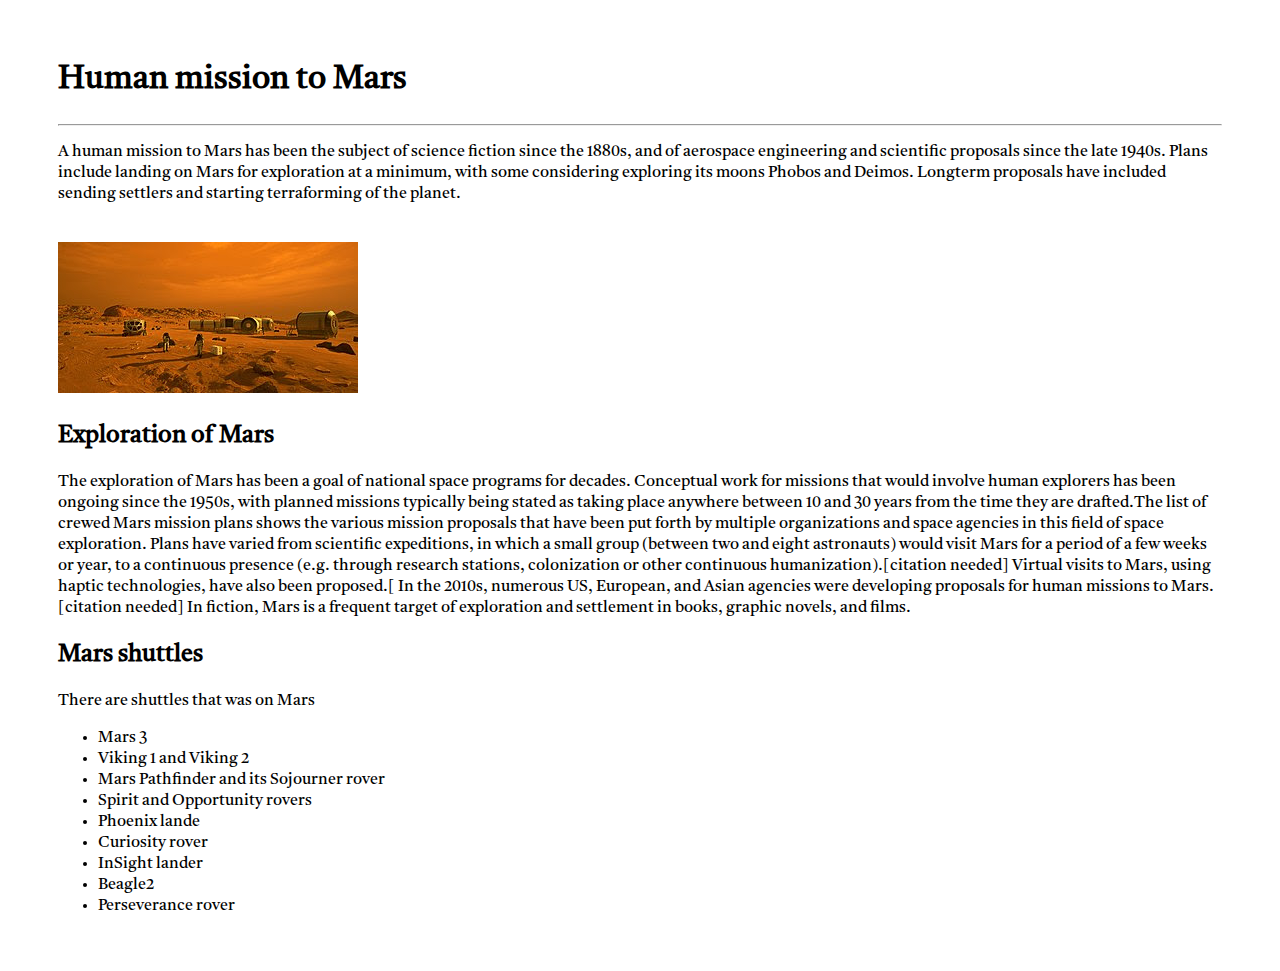
<file: index.html>
<!DOCTYPE html>
<html lang="en">

<head>
    <meta charset="UTF-8">
    <meta http-equiv="X-UA-Compatible" content="IE=edge">
    <meta name="viewport" content="width=device-width, initial-scale=1.0">
    <title>Document</title>
    <link rel="preconnect" href="https://fonts.googleapis.com">
    <link rel="preconnect" href="https://fonts.gstatic.com" crossorigin>
    <link href="https://fonts.googleapis.com/css2?family=Tiro+Bangla&display=swap" rel="stylesheet">
    <link rel="stylesheet" href="style.css">
</head>

<body>
    <section>
        <header>
            <h1>Human mission to Mars</h1>
            <hr>
            <p>
                A human mission to Mars has been the subject of science fiction since the 1880s, and of aerospace engineering and scientific proposals since the late 1940s. Plans include landing on Mars for exploration at a minimum, with some considering exploring its
                moons Phobos and Deimos. Longterm proposals have included sending settlers and starting terraforming of the planet.
            </p>
            <br>
            <img class="image" src="./HW2/unnamed.jpg" alt="user name">
        </header>
    </section>


    <main>
        <article>
            <h2 class="artical-title title">Exploration of Mars</h2>
            <p>
                The exploration of Mars has been a goal of national space programs for decades. Conceptual work for missions that would involve human explorers has been ongoing since the 1950s, with planned missions typically being stated as taking place anywhere between
                10 and 30 years from the time they are drafted.The list of crewed Mars mission plans shows the various mission proposals that have been put forth by multiple organizations and space agencies in this field of space exploration. Plans have
                varied from scientific expeditions, in which a small group (between two and eight astronauts) would visit Mars for a period of a few weeks or year, to a continuous presence (e.g. through research stations, colonization or other continuous
                humanization).[citation needed] Virtual visits to Mars, using haptic technologies, have also been proposed.[ In the 2010s, numerous US, European, and Asian agencies were developing proposals for human missions to Mars.[citation needed]
                In fiction, Mars is a frequent target of exploration and settlement in books, graphic novels, and films.


            </p>
        </article>
    </main>
    <footer>
        <h2 class="title">Mars shuttles</h2>
        <p> There are shuttles that was on Mars</p>
        <ul class="list">
            <li>Mars 3</li>
            <li>Viking 1 and Viking 2</li>
            <li>Mars Pathfinder and its Sojourner rover</li>
            <li>Spirit and Opportunity rovers</li>
            <li>Phoenix lande</li>
            <li>Curiosity rover</li>
            <li>InSight lander</li>
            <li>Beagle2</li>
            <li>Perseverance rover
            </li>
        </ul>
    </footer>

</body>

</html>
</file>
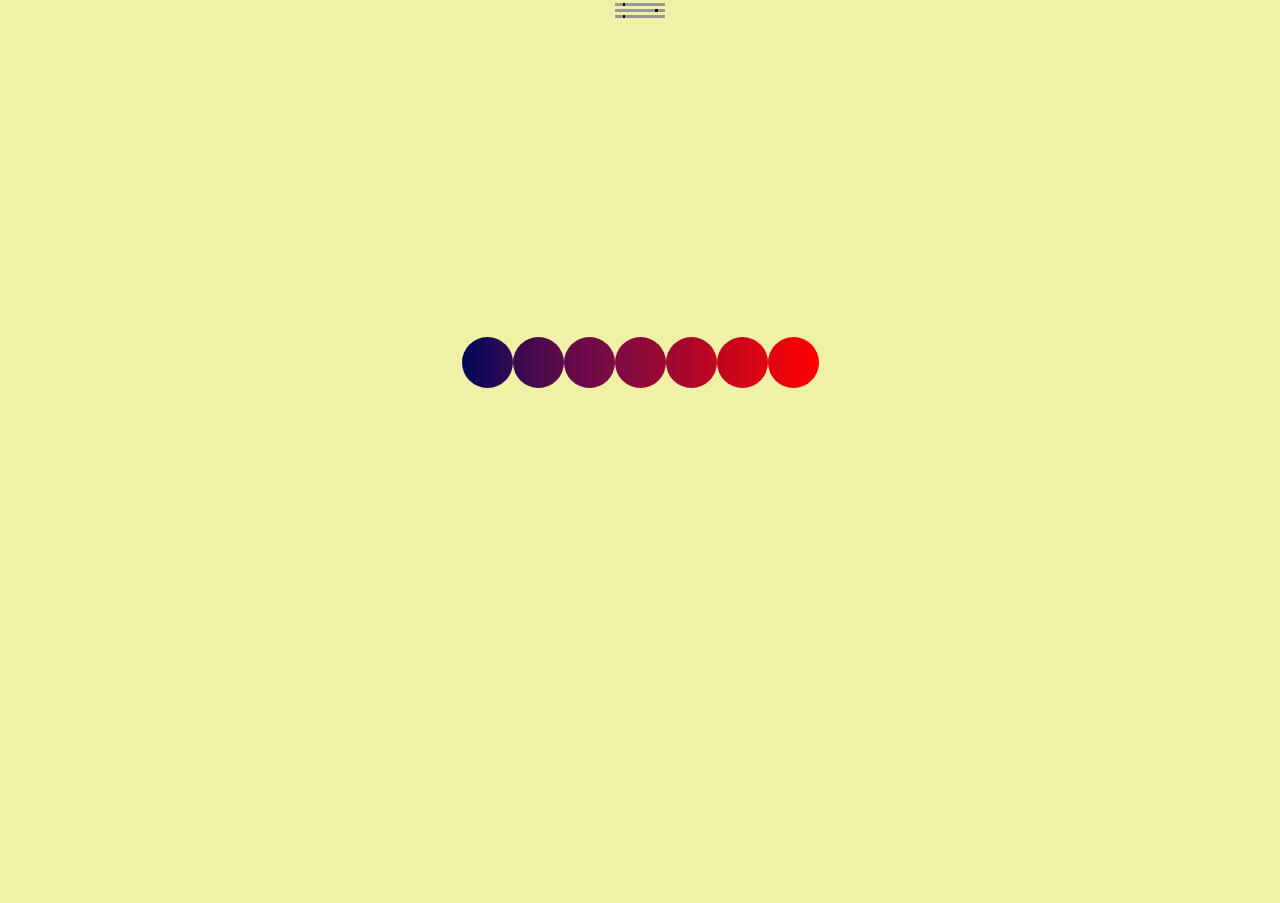
<file: HW10/index.html>
<!DOCTYPE html>
<html lang="en">

<head>
    <meta charset="UTF-8">
    <meta http-equiv="X-UA-Compatible" content="IE=edge">
    <meta name="viewport" content="width=device-width, initial-scale=1.0">
    <link rel="stylesheet" href="style.css">
    <title>Document</title>
</head>

<body>
    <div class="jedi">
        <span></span>
        <span></span>
        <span></span>
    </div>


    <div class="pendulum">
        <span></span>
        <span></span>
        <span></span>
        <span></span>
        <span></span>
        <span></span>
        <span></span>
    </div>




</body>

</html>
</file>
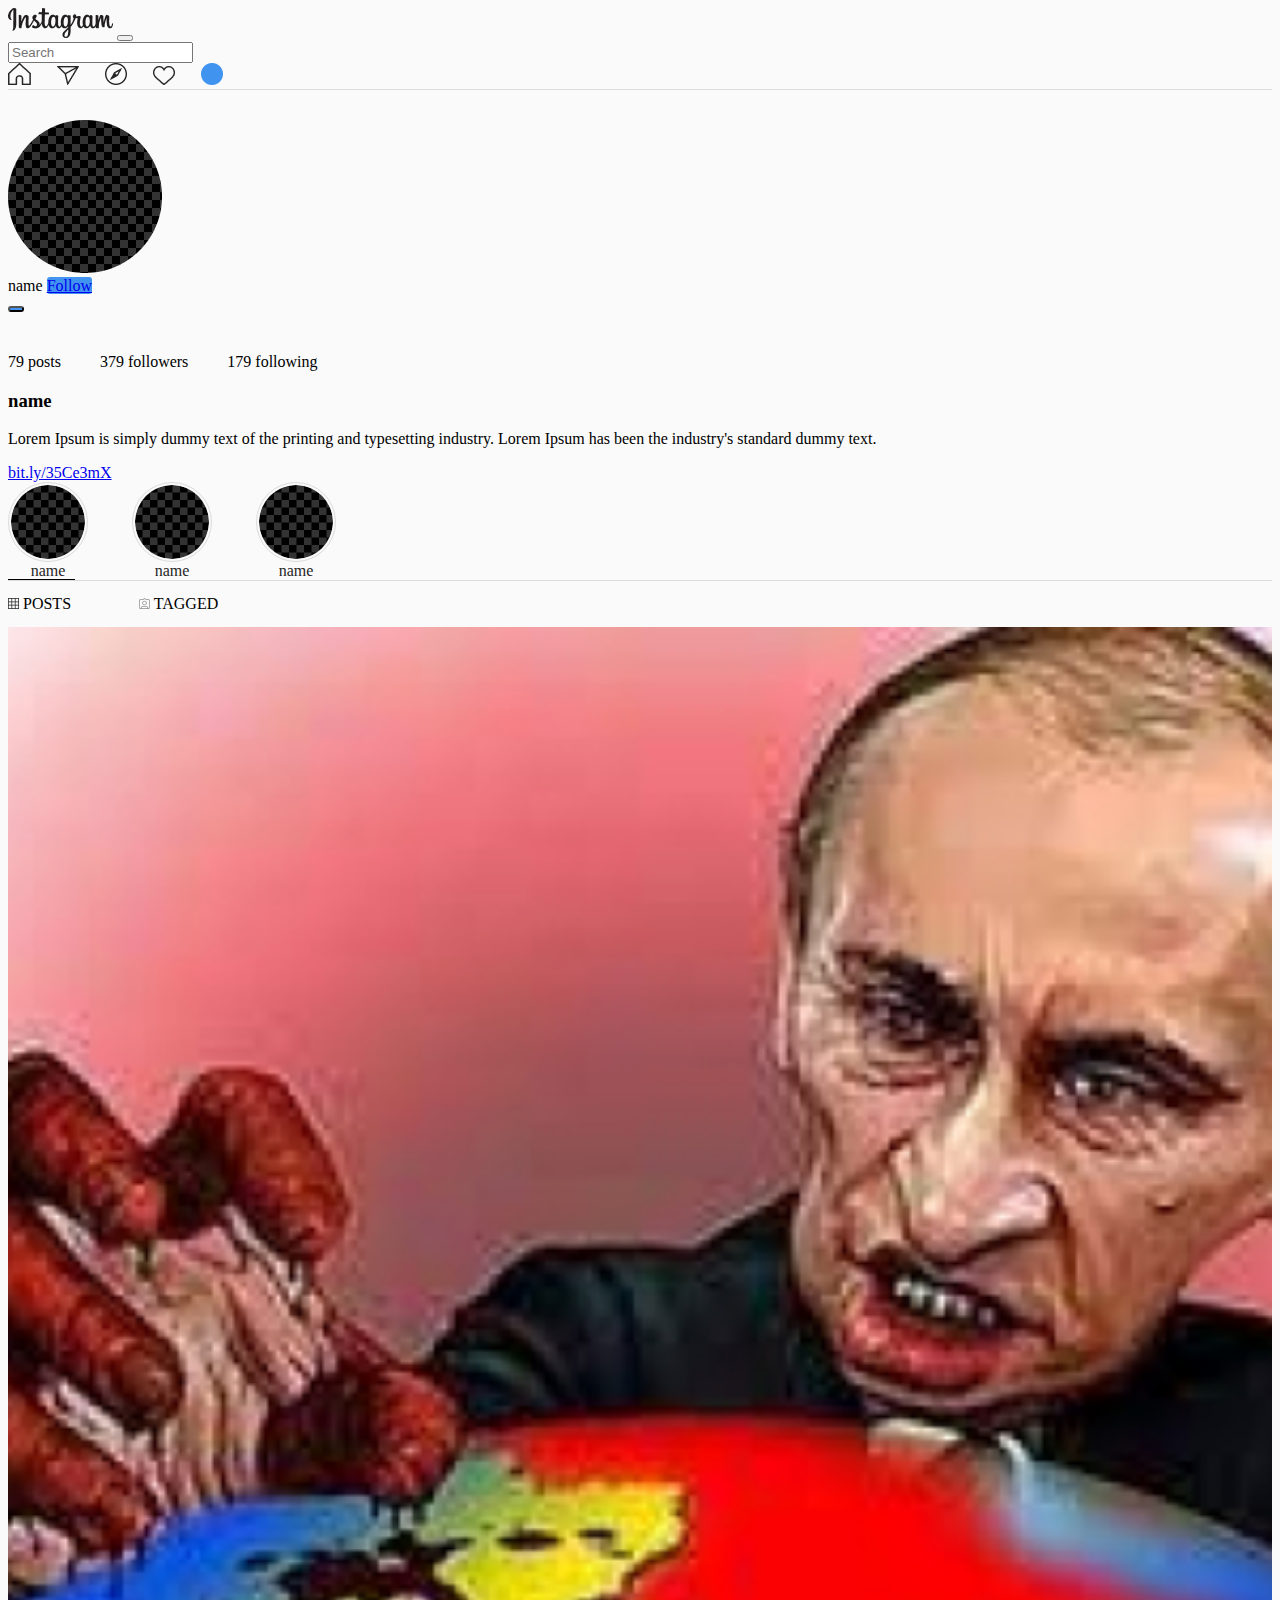
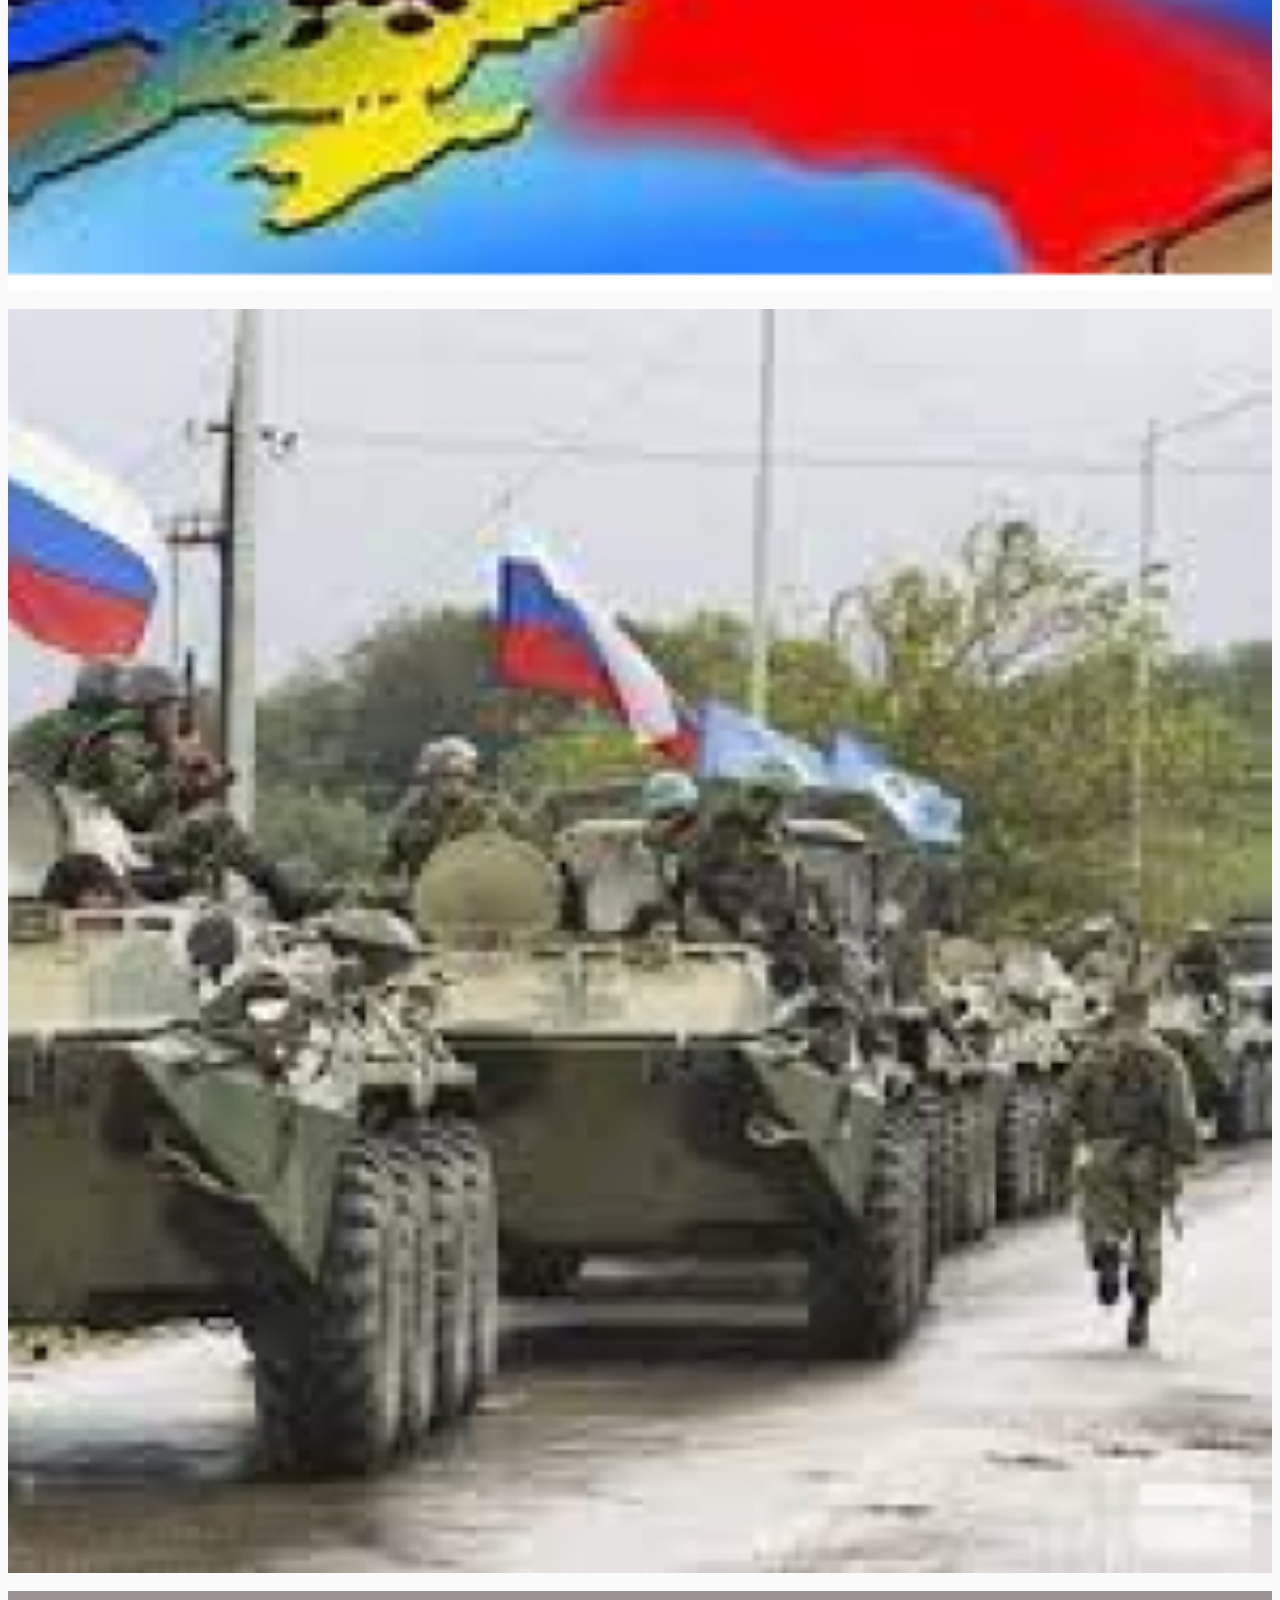
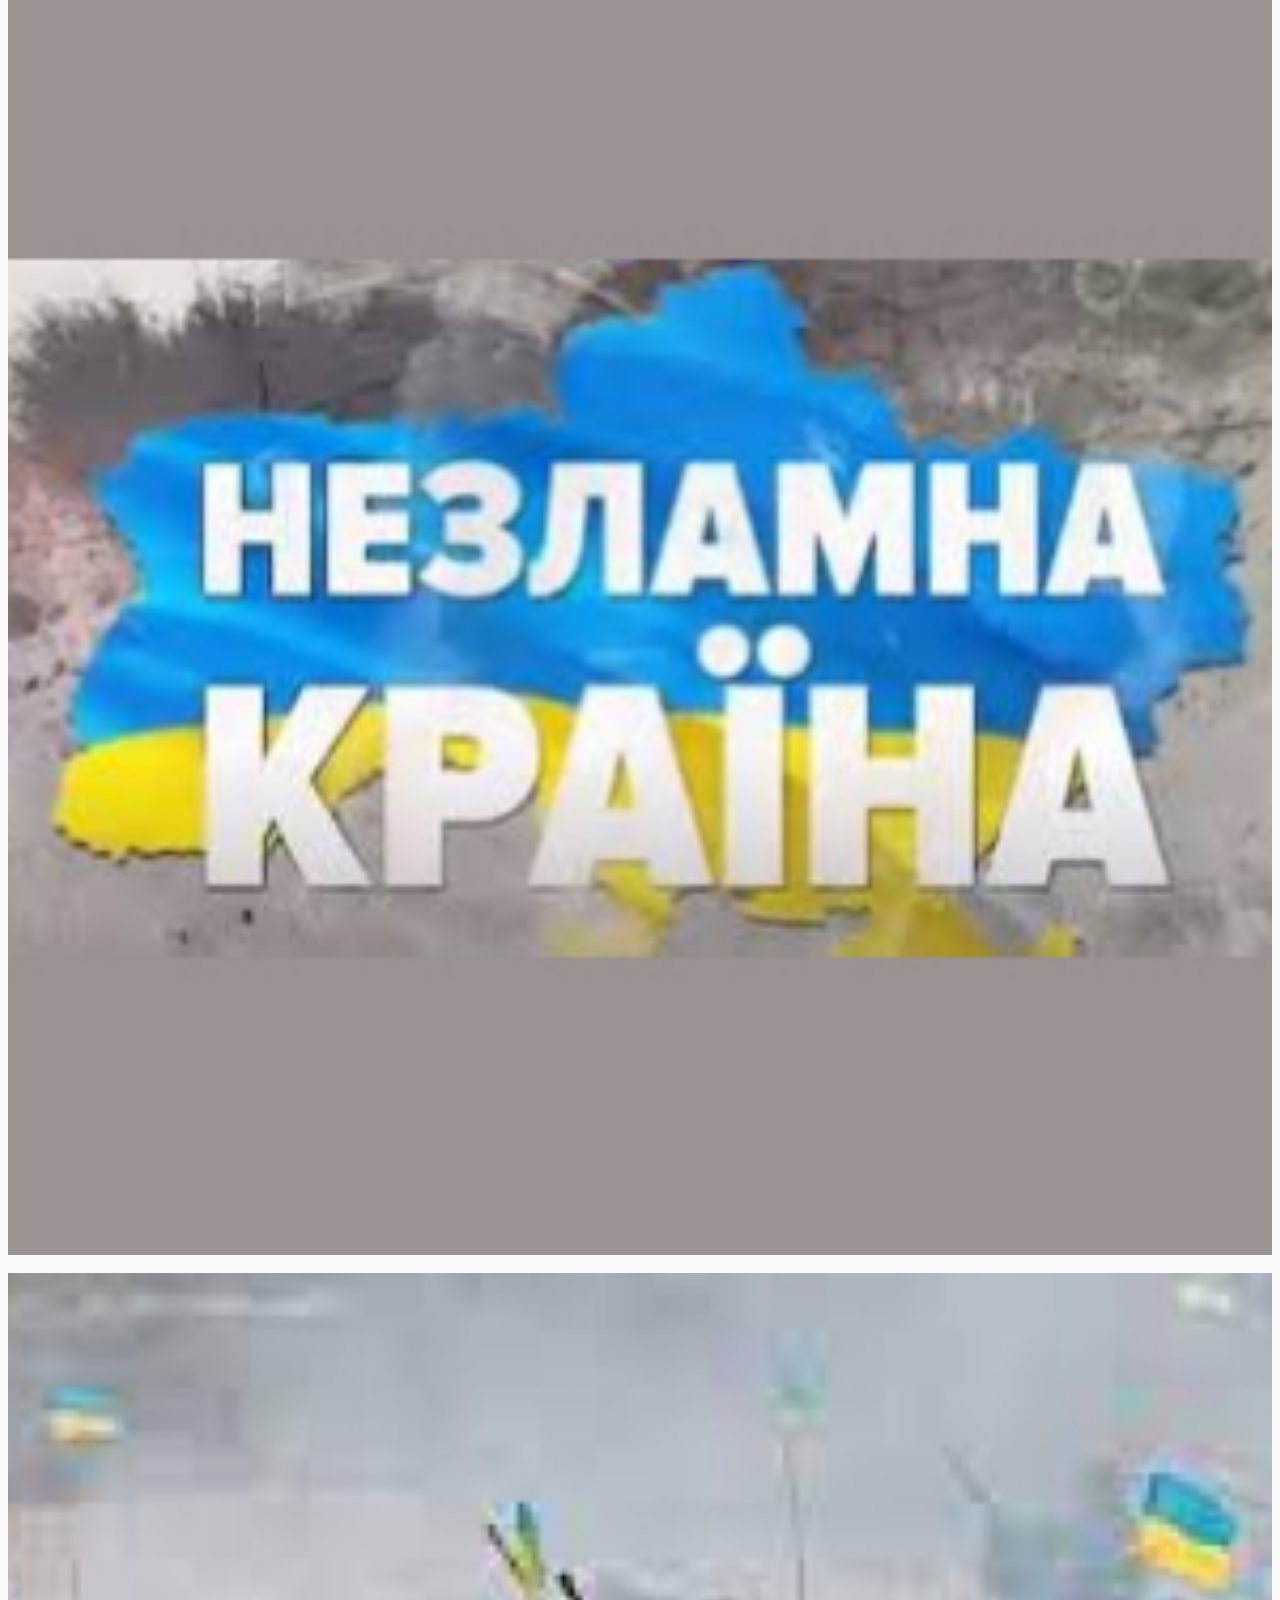
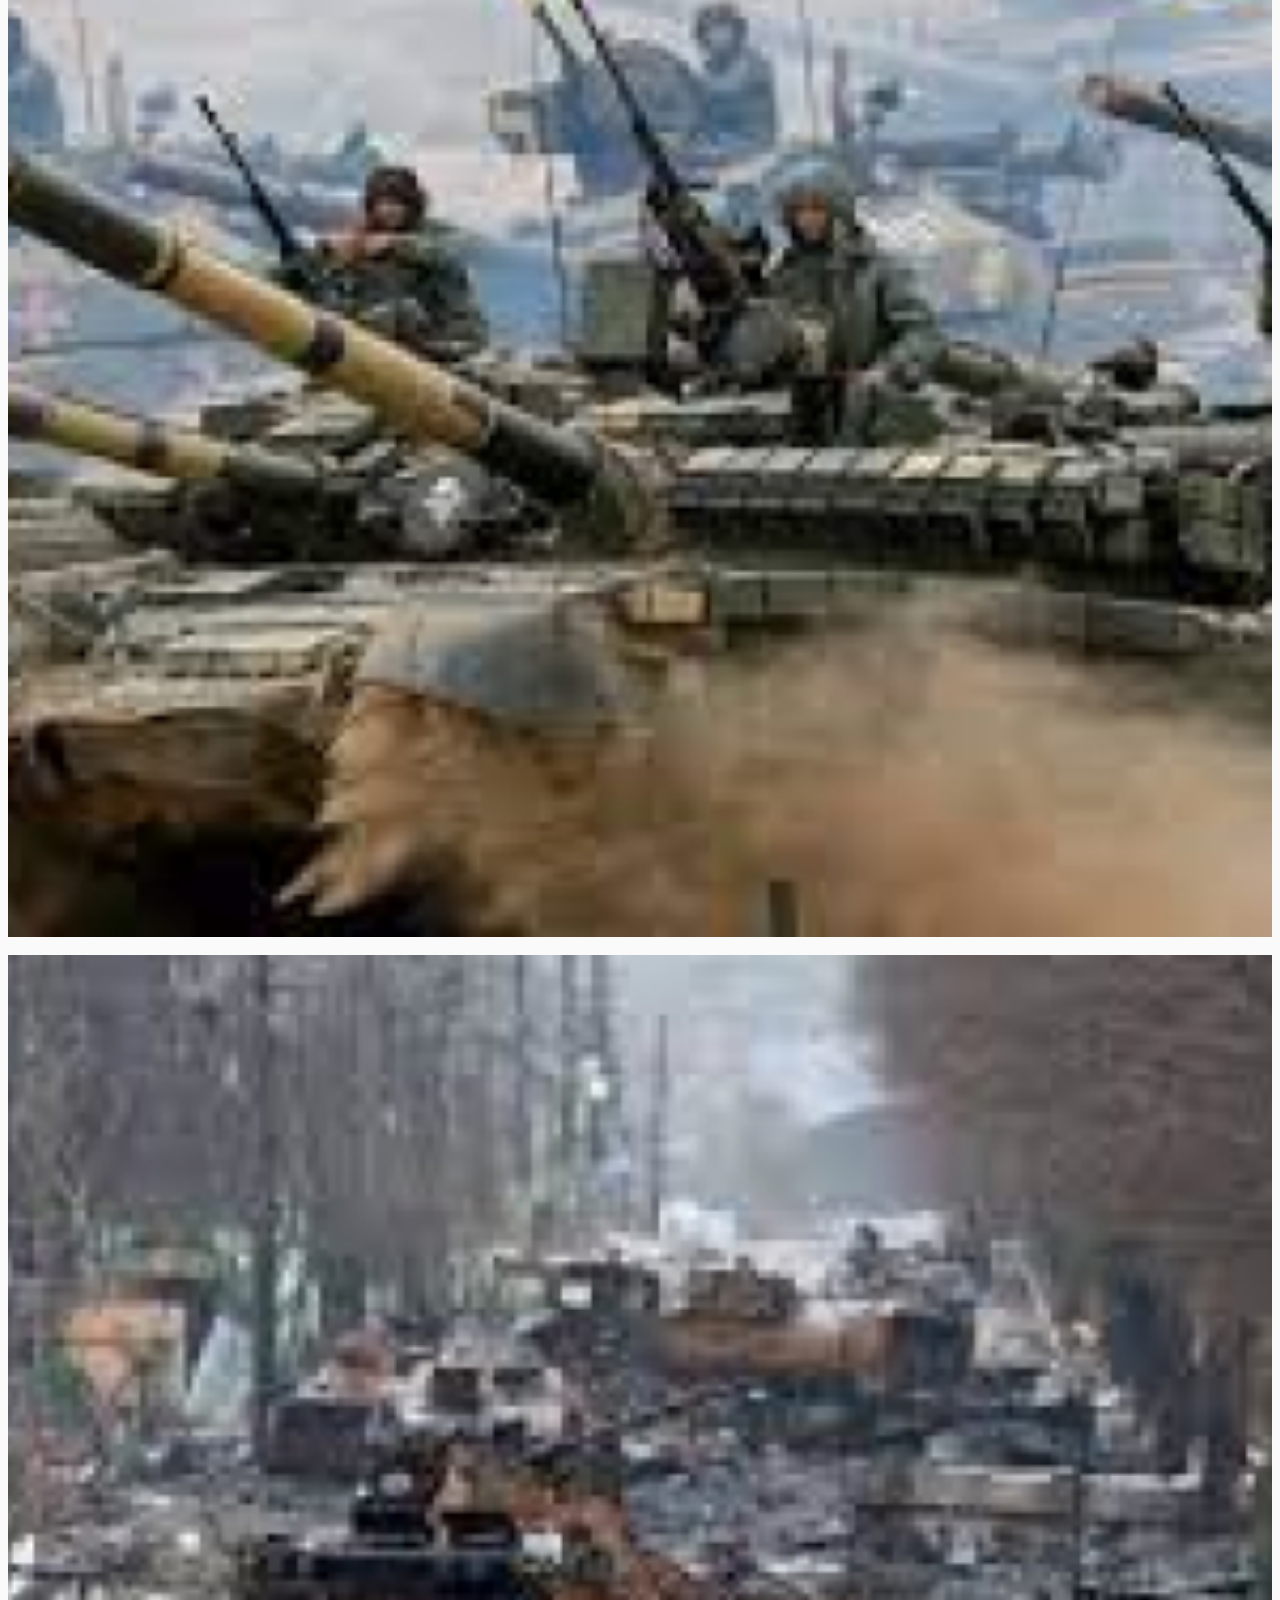
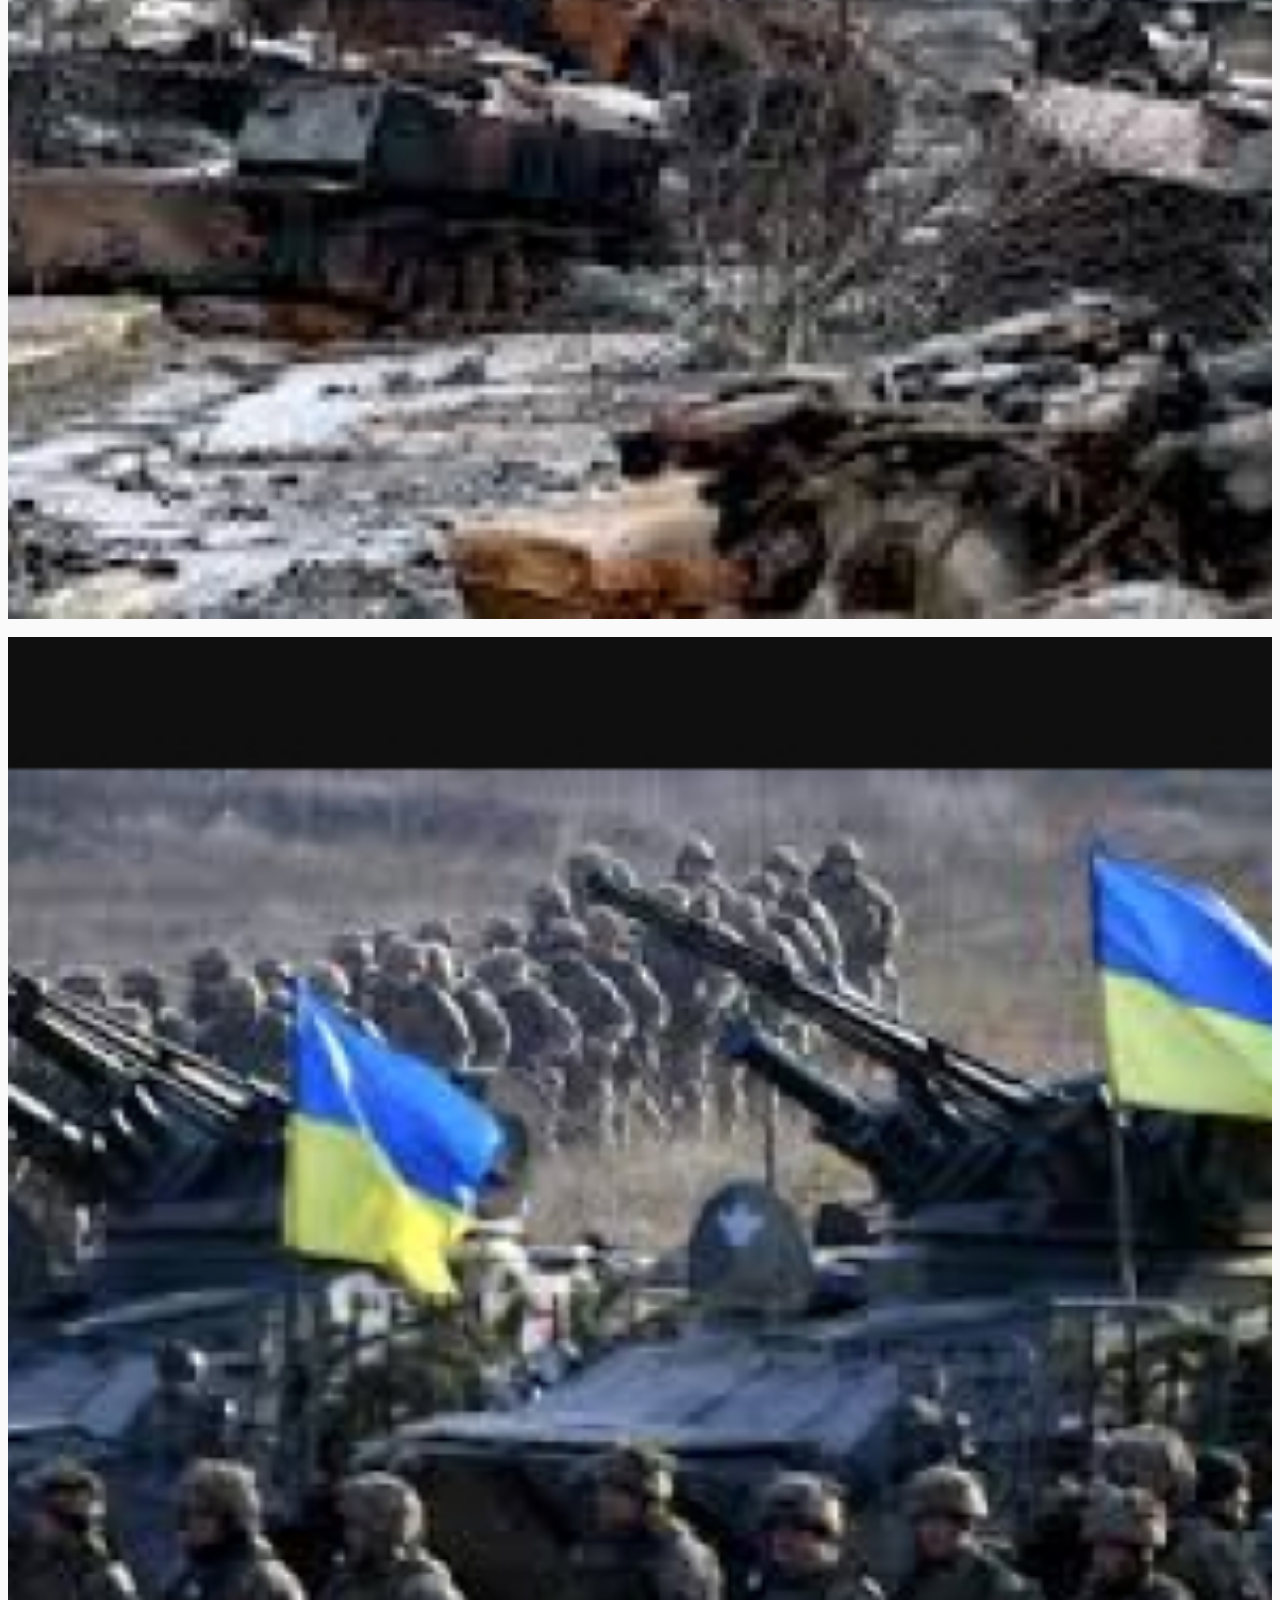
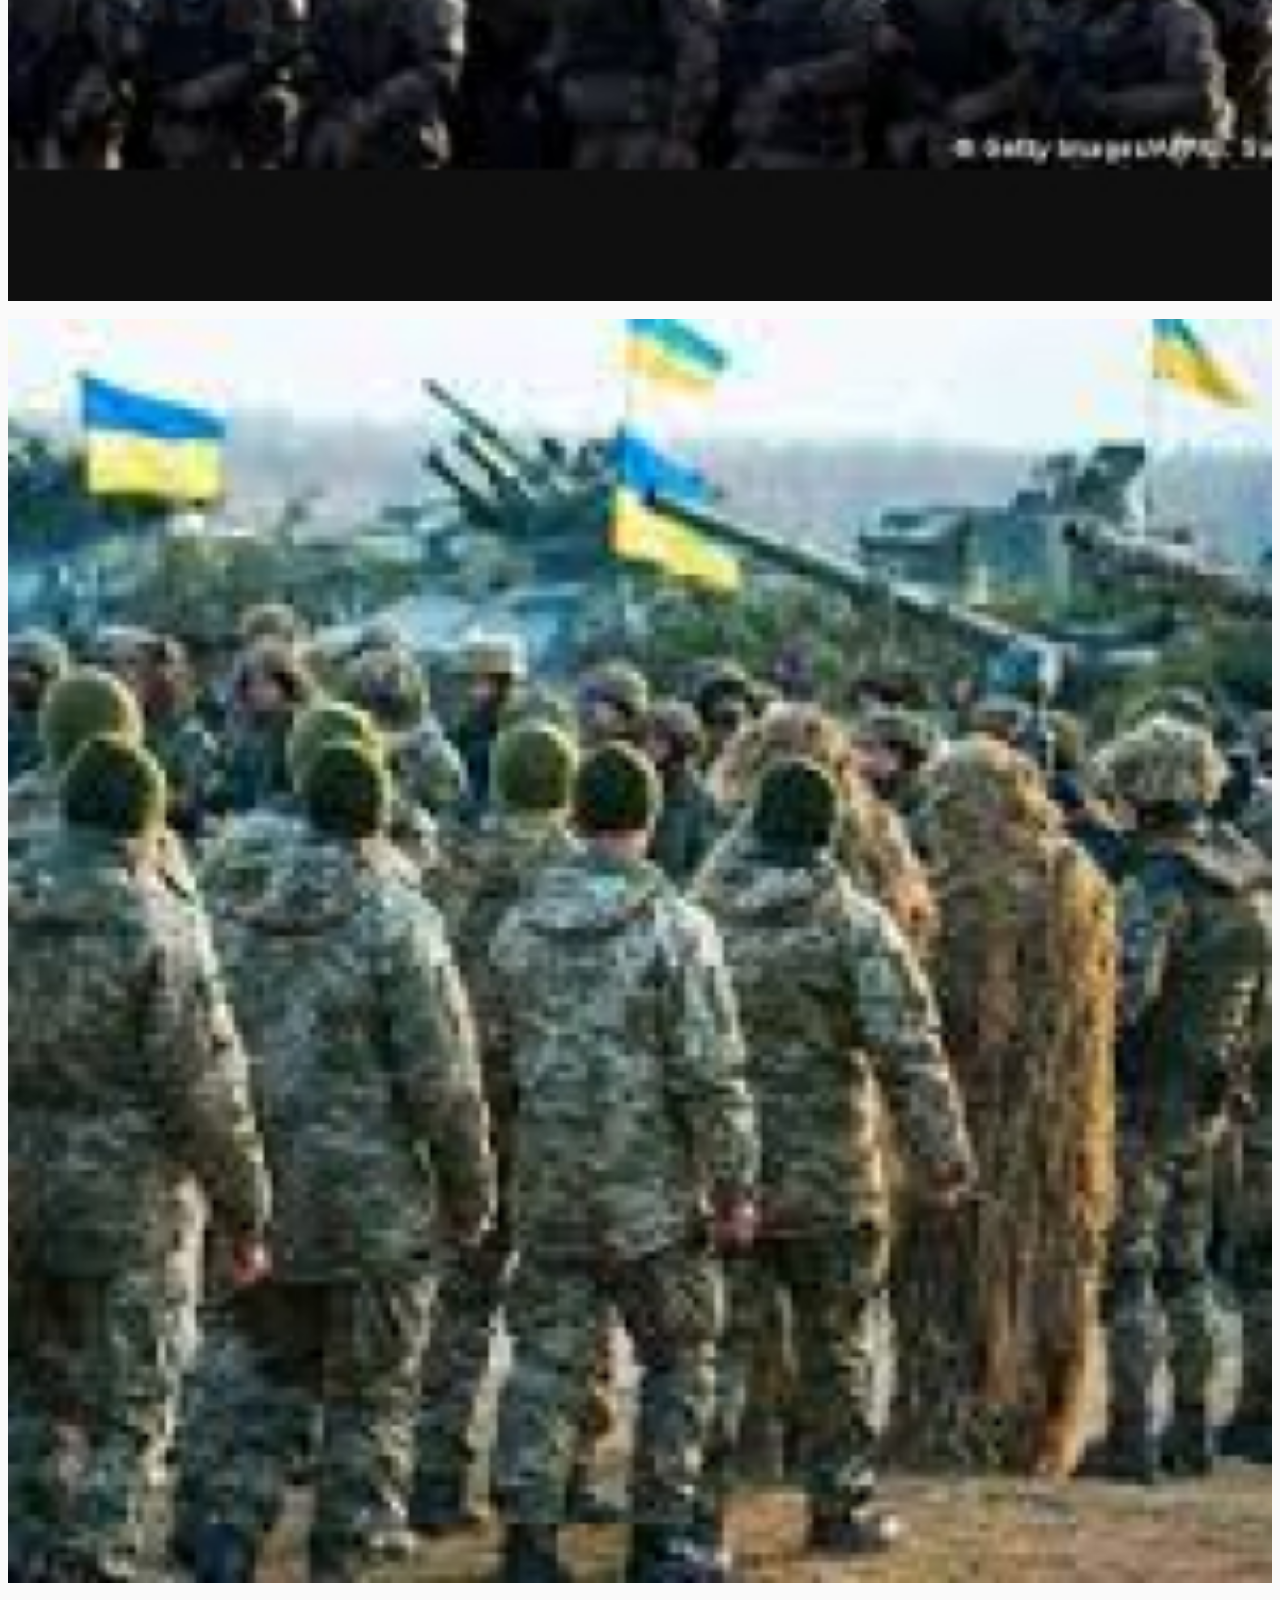
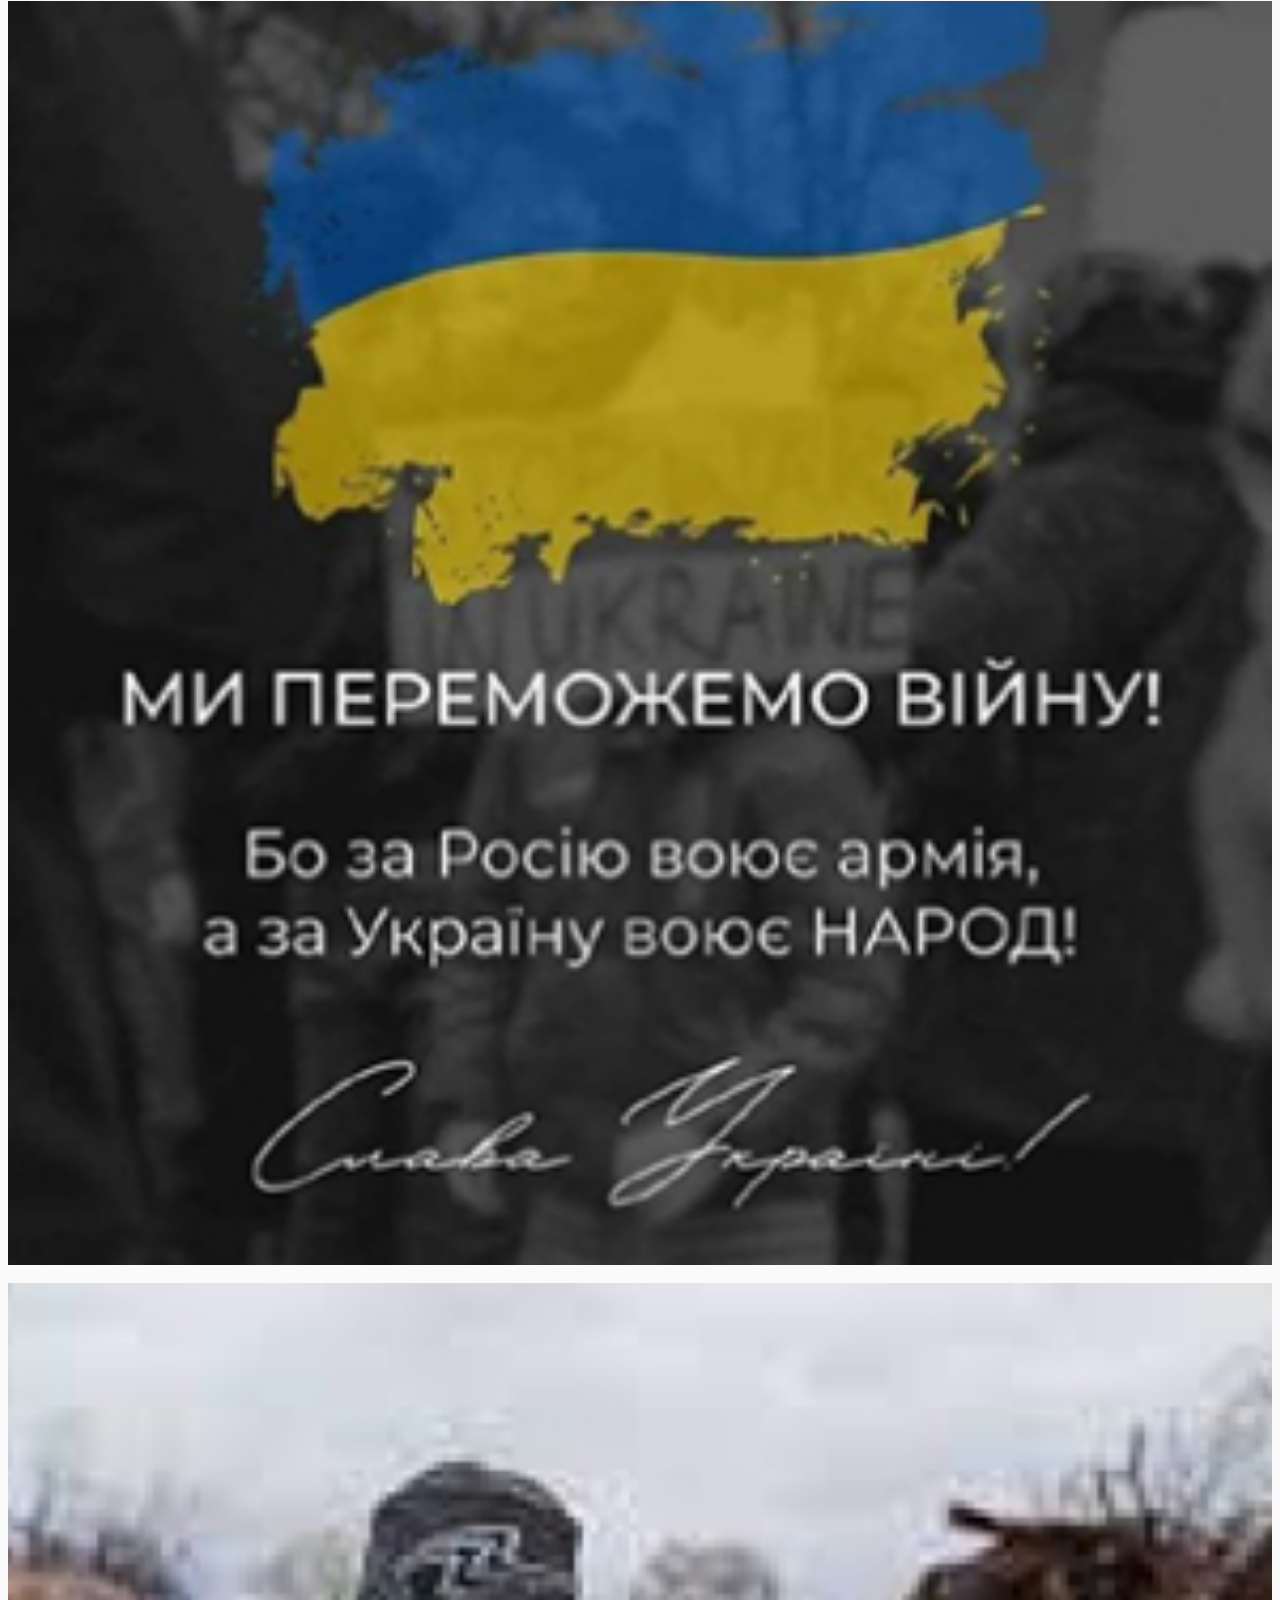
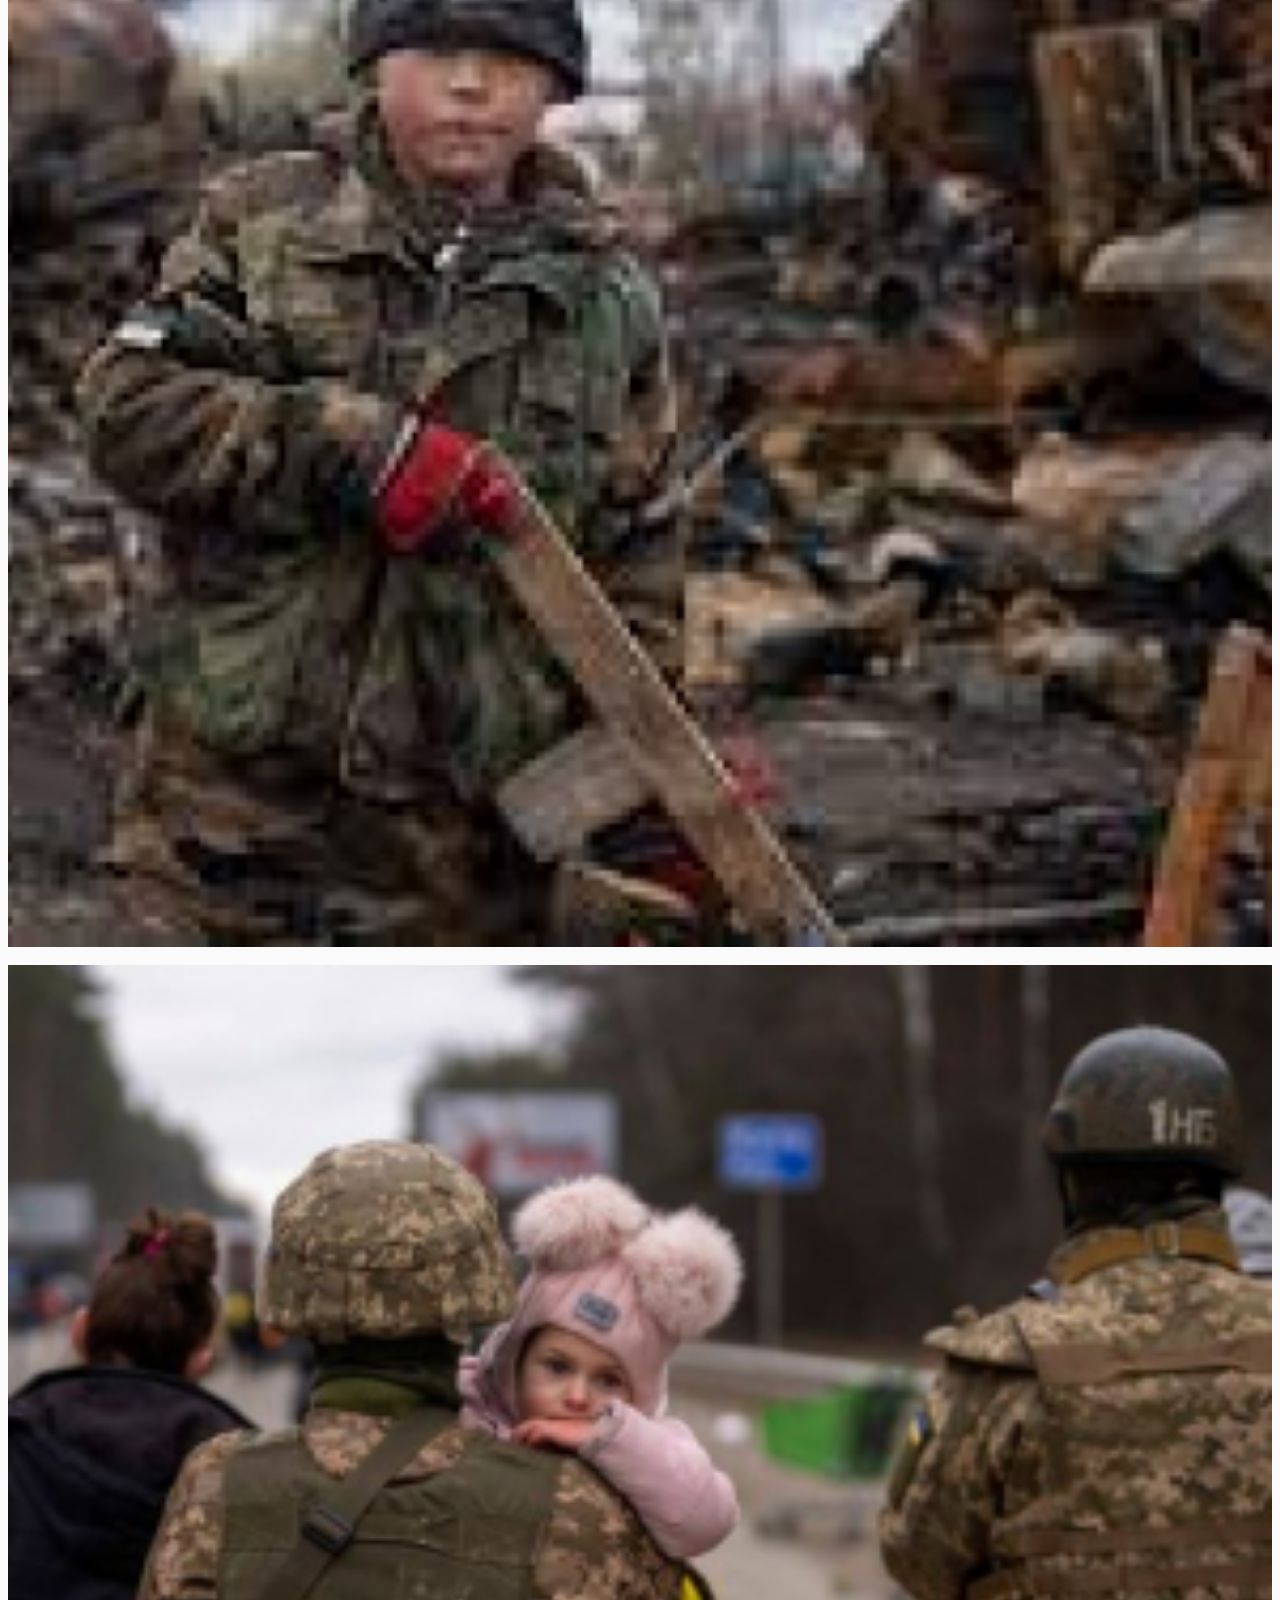
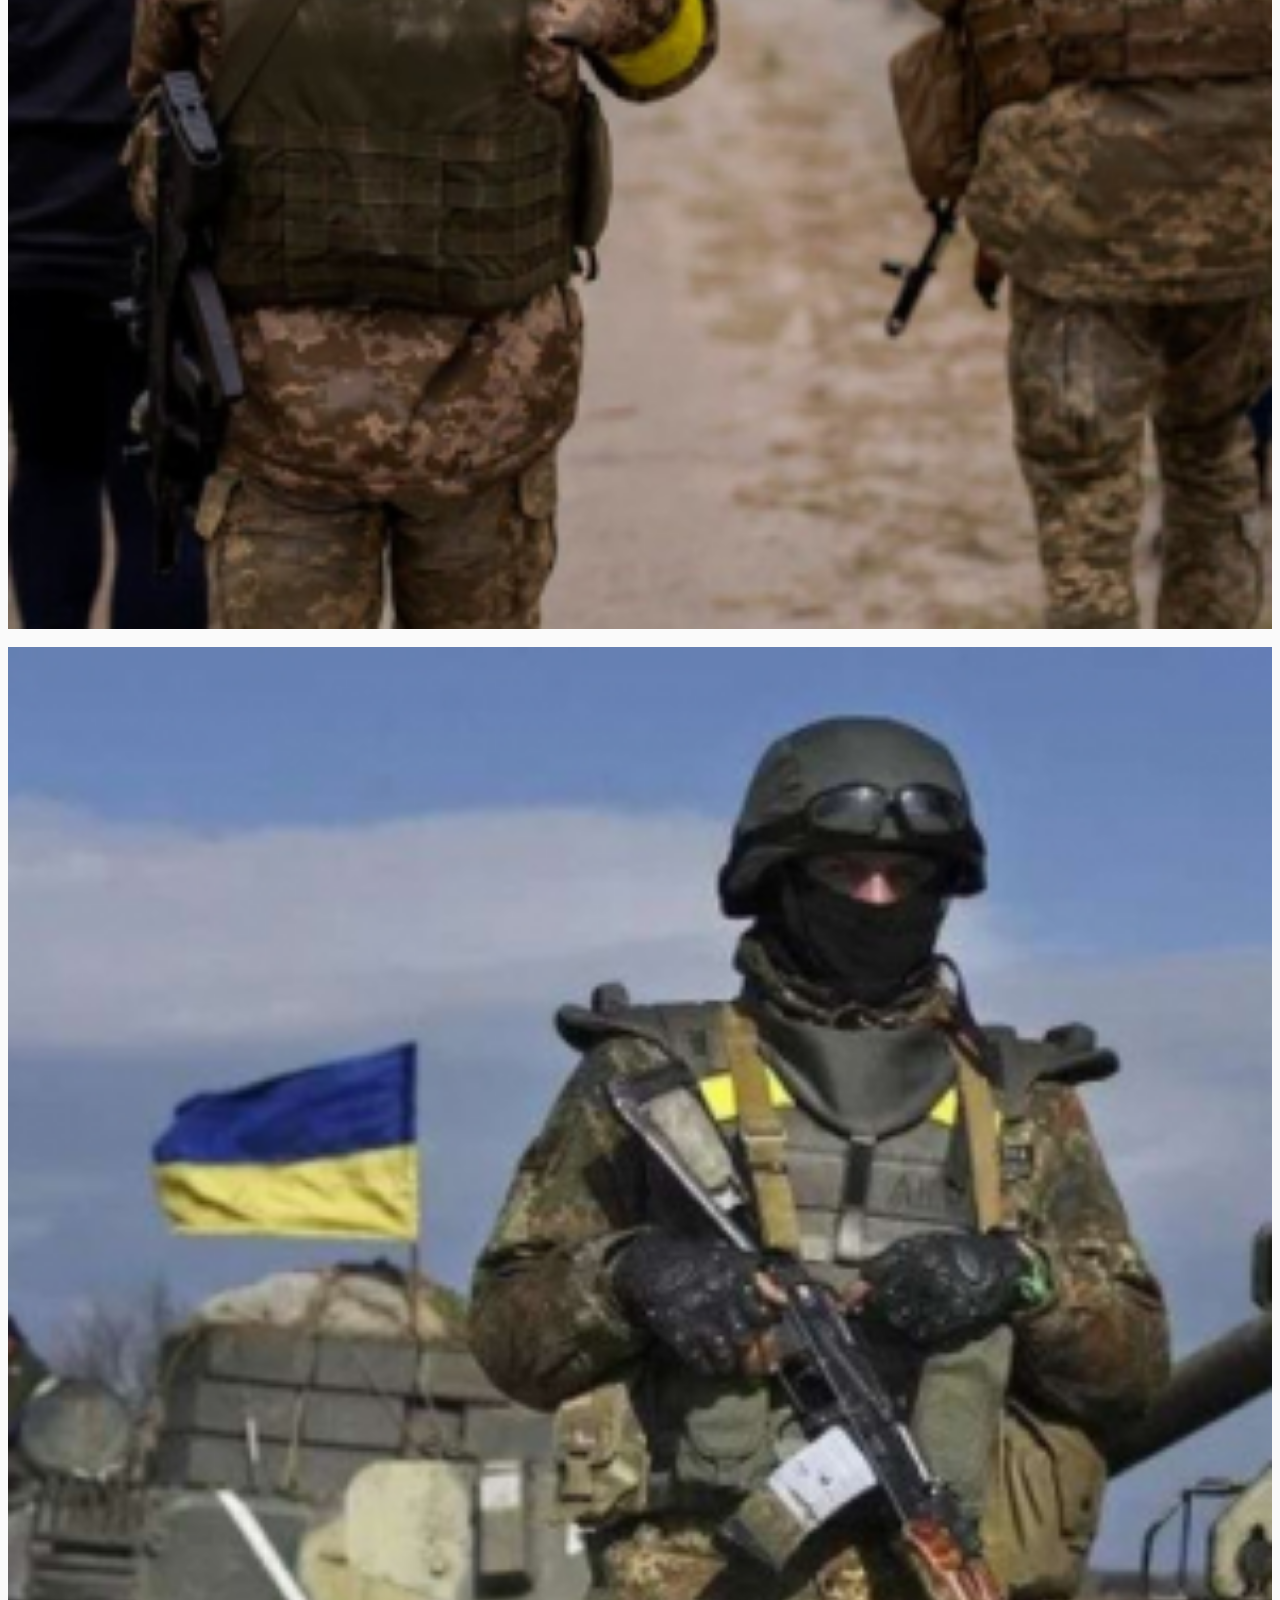
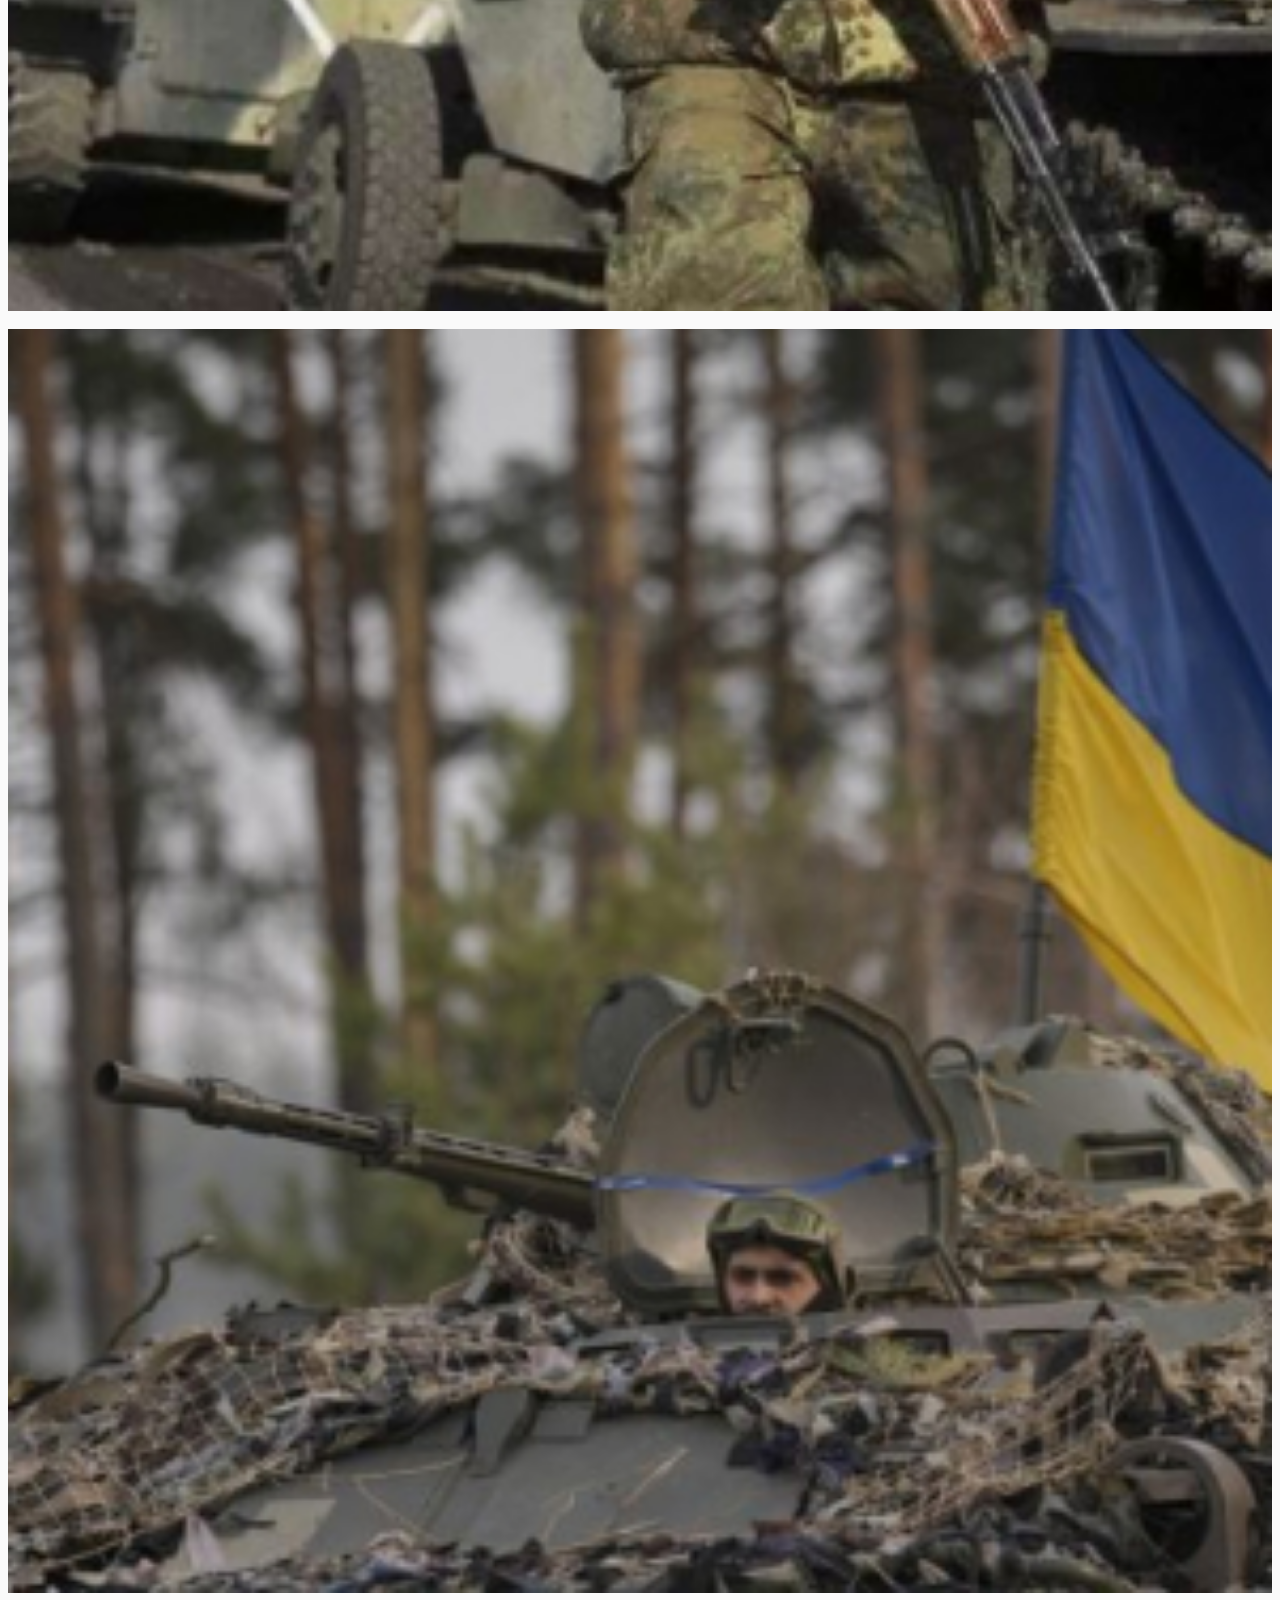
<file: HW11/index.html>
<!DOCTYPE html>
<html lang="en">

<head>
    <meta charset="UTF-8">
    <meta http-equiv="X-UA-Compatible" content="IE=edge">
    <meta name="viewport" content="width=device-width, initial-scale=1.0">
    <link rel="stylesheet" href="https://cdnjs.cloudflare.com/ajax/libs/font-awesome/6.1.1/css/all.min.css" integrity="sha512-KfkfwYDsLkIlwQp6LFnl8zNdLGxu9YAA1QvwINks4PhcElQSvqcyVLLD9aMhXd13uQjoXtEKNosOWaZqXgel0g==" crossorigin="anonymous" referrerpolicy="no-referrer"
    />
    <link href="https://cdn.jsdelivr.net/npm/bootstrap@5.2.0-beta1/dist/css/bootstrap.min.css" rel="stylesheet" integrity="sha384-0evHe/X+R7YkIZDRvuzKMRqM+OrBnVFBL6DOitfPri4tjfHxaWutUpFmBp4vmVor" crossorigin="anonymous">
    <link rel="stylesheet" href="style.css">
    <title>Document</title>
</head>

<body>


    <nav class="navbar navbar-expand-md bg-light">
        <div class="container-md">
            <a class="navbar-brand" href="#"><img src="./imege.css/Vector.png" alt=""></a>
            <button class="navbar-toggler" type="button" data-bs-toggle="collapse" data-bs-target="#navbarSupportedContent" aria-controls="navbarSupportedContent" aria-expanded="false" aria-label="Toggle navigation">
                <span class="navbar-toggler-icon"></span>
              </button>
            <div class="collapse navbar-collapse" id="navbarSupportedContent">
                <div class="col-md-4 text-md-center"><input type="text" class="form-control" placeholder="Search"></div>
                <div class="col-md-4 text-md-end icon">
                    <a href="#"><img src="./imege.css/home.png" alt=""></a>
                    <a href="#"><img src="./imege.css/Vector2.png" alt=""></a>
                    <a href="#"><img src="./imege.css/Vector3.png" alt=""></a>
                    <a href="#"><img src="./imege.css/Vector4.png" alt=""></a>
                    <a href=""><img src="./imege.css/Ellipse 37.png" alt=""></a>
                </div>
            </div>


        </div>

    </nav>


    <div class="container-md top">
        <div class="row">
            <div class="col-md-10 offset-md-1">
                <div class="row">
                    <div class="col-md-2 "><img src="./imege.css/Ellipse 36.png" alt=""></div>
                    <div class="col-md-9 offset-md-1">
                        <span class="h2 d-inline">name</span>
                        <a class="btn btn-primary d-inline" href="#" role="button">Follow</a>
                        <div class="dropdown d-inline">
                            <button class="btn btn-secondary dropdown-toggle" type="button" id="dropdownMenuButton1" data-bs-toggle="dropdown" aria-expanded="false">
                        </button>
                            <span><i class="fa-solid fa-ellipsis"></i></span>

                            <div class="check-list d-block ">
                                <ul>
                                    <li>79 posts</li>
                                    <li>379 followers</li>
                                    <li>179 following</li>
                                </ul>
                            </div>

                            <div>
                                <h3>name</h3>
                                <p>
                                    Lorem Ipsum is simply dummy text of the printing and typesetting industry. Lorem Ipsum has been the industry's standard dummy text.
                                </p>
                                <a href="#">bit.ly/35Ce3mX</a>
                            </div>
                        </div>
                    </div>
                </div>
            </div>


            <div class="row stories">
                <div class="col">
                    <a href="#"><img src="./imege.css/Ellipse 42.png"><span>name</span></a>
                    <a href="#"><img src="./imege.css/Ellipse 42.png"><span>name</span></a>
                    <a href="#"><img src="./imege.css/Ellipse 42.png"><span>name</span></a>
                </div>

            </div>


        </div>
    </div>








    <div class="parent container-md solid">
        <div class="row">
            <div class="col-12 text-center">
                <span class="post active">
                        <svg width="11" height="11" viewBox="0 0 11 11" fill="none" xmlns="http://www.w3.org/2000/svg">
                            <path fill-rule="evenodd" clip-rule="evenodd" d="M10.6333 0H0.366667C0.171111 0 0 0.171111 0 0.366667V10.6333C0 10.8289 0.171111 11 0.366667 11H10.6333C10.8289 11 11 10.8289 11 10.6333V0.366667C11 0.171111 10.8289 0 10.6333 0ZM0.733333 0.733333H3.42222V3.42222H0.733333V0.733333ZM0.733333 4.15556H3.42222V6.84444H0.733333V4.15556ZM3.42222 10.2667H0.733333V7.57778H3.42222V10.2667ZM6.84444 10.2667H4.15556V7.57778H6.84444V10.2667ZM6.84444 6.84444H4.15556V4.15556H6.84444V6.84444ZM6.84444 3.42222H4.15556V0.733333H6.84444V3.42222ZM10.2667 10.2667H7.57778V7.57778H10.2667V10.2667ZM10.2667 6.84444H7.57778V4.15556H10.2667V6.84444ZM10.2667 3.42222H7.57778V0.733333H10.2667V3.42222Z" fill="#262626"/>
                            </svg>
                            <span>POSTS</span>
                </span>
                <span class="post">
                        <svg width="11" height="11" viewBox="0 0 11 11" fill="none" xmlns="http://www.w3.org/2000/svg">
                            <path d="M9.59575 1.18066H6.99787C6.88085 1.18066 6.76383 1.1339 6.67021 1.04038L5.73404 0.105207C5.59362 -0.0350691 5.38298 -0.0350691 5.24255 0.105207L4.30638 1.04038C4.21277 1.1339 4.09574 1.18066 3.97872 1.18066H1.40426C0.631915 1.18066 0 1.8119 0 2.58342V9.59724C0 10.3688 0.631915 11 1.40426 11H9.59575C10.3681 11 11 10.3688 11 9.59724V2.58342C11 1.8119 10.3681 1.18066 9.59575 1.18066ZM2.71489 10.2986C2.57447 10.2986 2.45745 10.1583 2.48085 10.0181C2.64468 9.26993 3.3 8.70882 4.07234 8.70882H6.88085C7.6766 8.70882 8.33191 9.26993 8.47234 10.0181C8.49574 10.1583 8.37872 10.2986 8.2383 10.2986H2.71489ZM10.2979 9.59724C10.2979 9.99469 9.99362 10.2986 9.59575 10.2986H9.45532C9.3383 10.2986 9.24468 10.2051 9.22128 10.0882C9.08085 8.91923 8.09787 8.00744 6.90426 8.00744H4.09574C2.90213 8.00744 1.89574 8.91923 1.77872 10.0882C1.75532 10.2051 1.6617 10.2986 1.54468 10.2986H1.40426C1.00638 10.2986 0.702128 9.99469 0.702128 9.59724V2.58342C0.702128 2.18597 1.00638 1.88204 1.40426 1.88204H4.00213C4.30638 1.88204 4.61064 1.76514 4.82128 1.53135L5.5 0.853347L6.17872 1.53135C6.38936 1.74176 6.69362 1.88204 6.99787 1.88204H9.59575C9.99362 1.88204 10.2979 2.18597 10.2979 2.58342V9.59724ZM5.5 2.81722C4.25957 2.81722 3.25319 3.82253 3.25319 5.06164C3.25319 6.30074 4.25957 7.30606 5.5 7.30606C6.74043 7.30606 7.74681 6.30074 7.74681 5.06164C7.74681 3.82253 6.74043 2.81722 5.5 2.81722ZM5.5 6.5813C4.65745 6.5813 3.95532 5.90329 3.95532 5.03826C3.95532 4.1966 4.63404 3.49522 5.5 3.49522C6.36596 3.49522 7.04468 4.17322 7.04468 5.03826C7.04468 5.87991 6.34255 6.5813 5.5 6.5813Z" fill="#8E8E8E"/>
                            </svg>
                            <span>TAGGED</span>
                </span>
            </div>
            <div class="col-md-4">
                <img src="./imege.css/1.jpg" alt="">
            </div>

            <div class="col-md-4"><img src="./imege.css/2.jpg" alt=""> </div>
            <div class="col-md-4"><img src="./imege.css/3.jpg" alt=""> </div>
            <div class="col-md-4"><img src="./imege.css/4.jpg" alt=""> </div>
            <div class="col-md-4"><img src="./imege.css/5.jpg" alt=""> </div>
            <div class="col-md-4"><img src="./imege.css/6.jpg" alt=""> </div>
            <div class="col-md-4"><img src="./imege.css/7.jpg" alt=""> </div>
            <div class="col-md-4"><img src="./imege.css/8.jpg" alt=""> </div>
            <div class="col-md-4"><img src="./imege.css/9.jpg" alt=""> </div>
            <div class="col-md-4"><img src="./imege.css/10.jpg" alt=""> </div>
            <div class="col-md-4"><img src="./imege.css/11.jpg" alt=""> </div>
            <div class="col-md-4"><img src="./imege.css/12.jpg" alt=""> </div>
            <div class="col-md-4"><img src="./imege.css/13.jpg" alt=""> </div>
            <div class="col-md-4"><img src="./imege.css/14.jpg" alt=""> </div>
            <div class="col-md-4"><img src="./imege.css/15.jpg" alt=""> </div>
        </div>


    </div>



    <!-- JavaScript Bundle with Popper -->
    <script src="https://cdn.jsdelivr.net/npm/bootstrap@5.2.0-beta1/dist/js/bootstrap.bundle.min.js" integrity="sha384-pprn3073KE6tl6bjs2QrFaJGz5/SUsLqktiwsUTF55Jfv3qYSDhgCecCxMW52nD2" crossorigin="anonymous"></script>
</body>

</html>
</file>
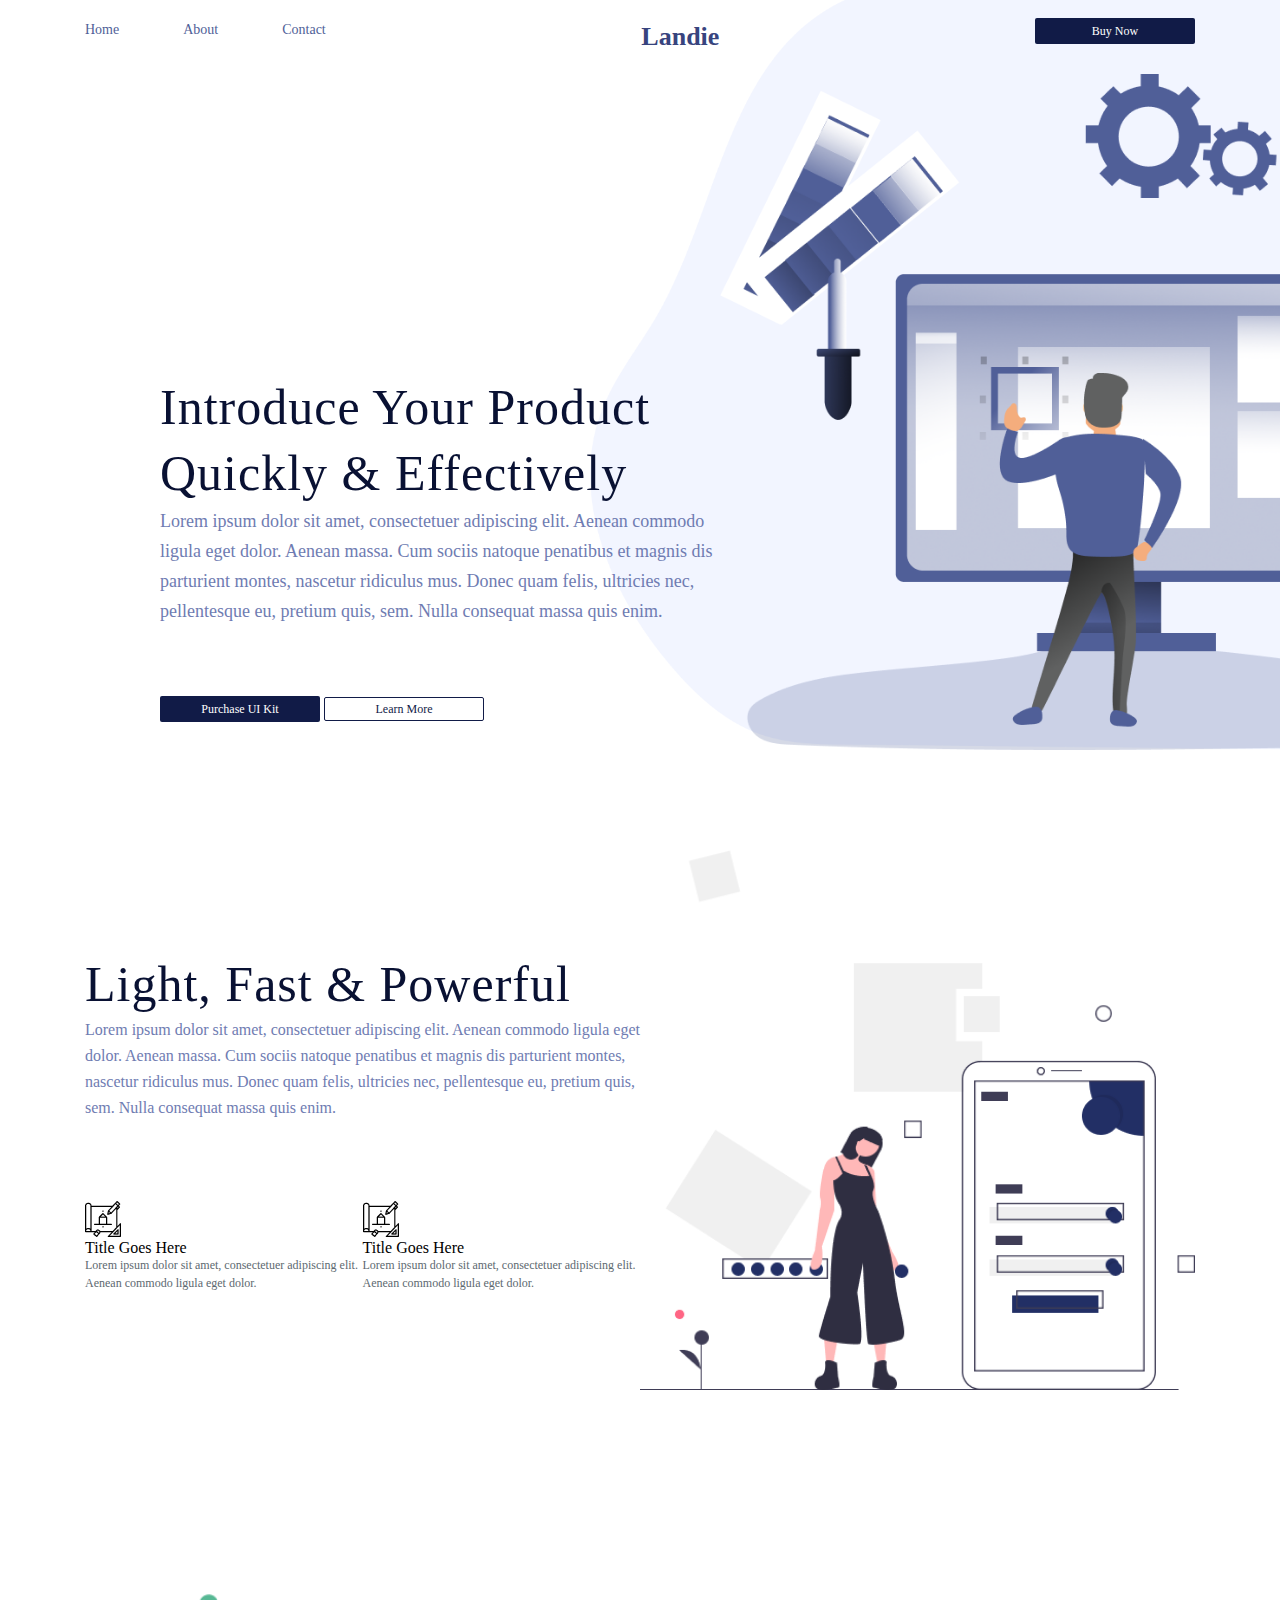
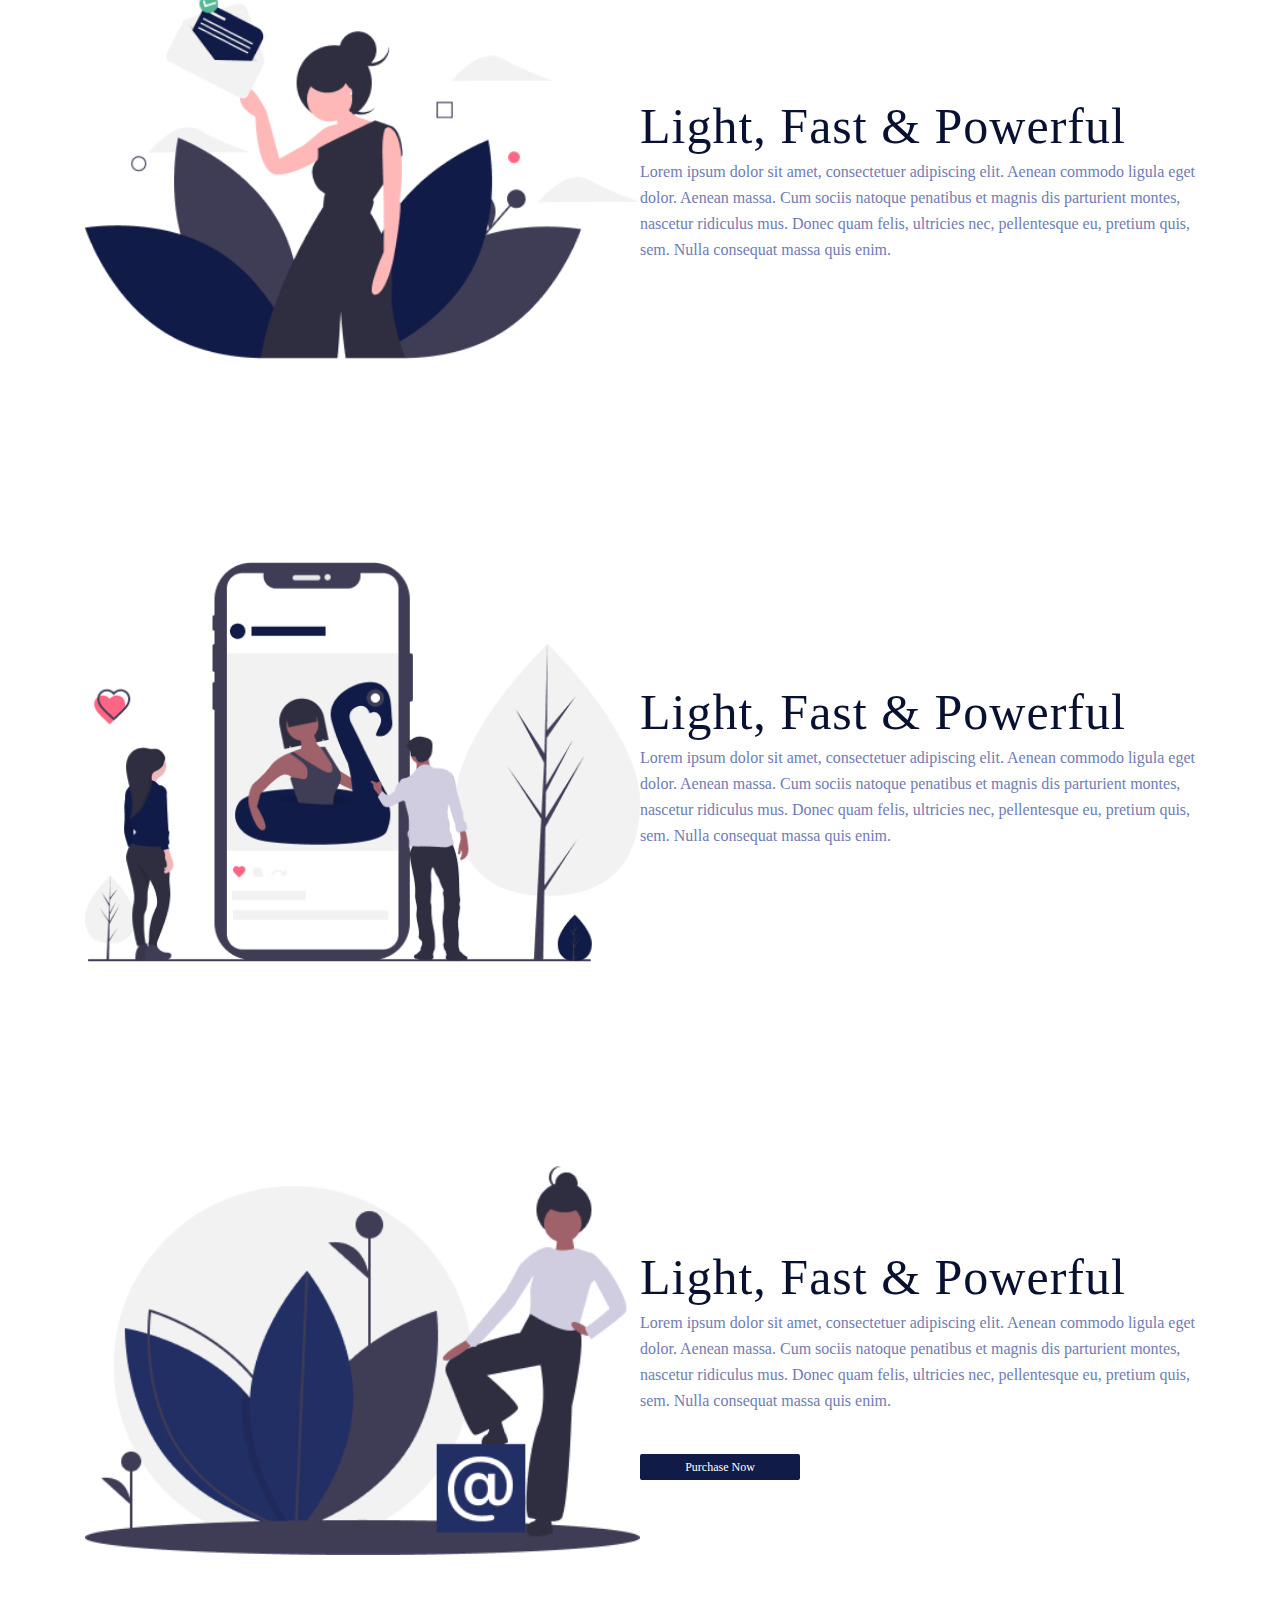
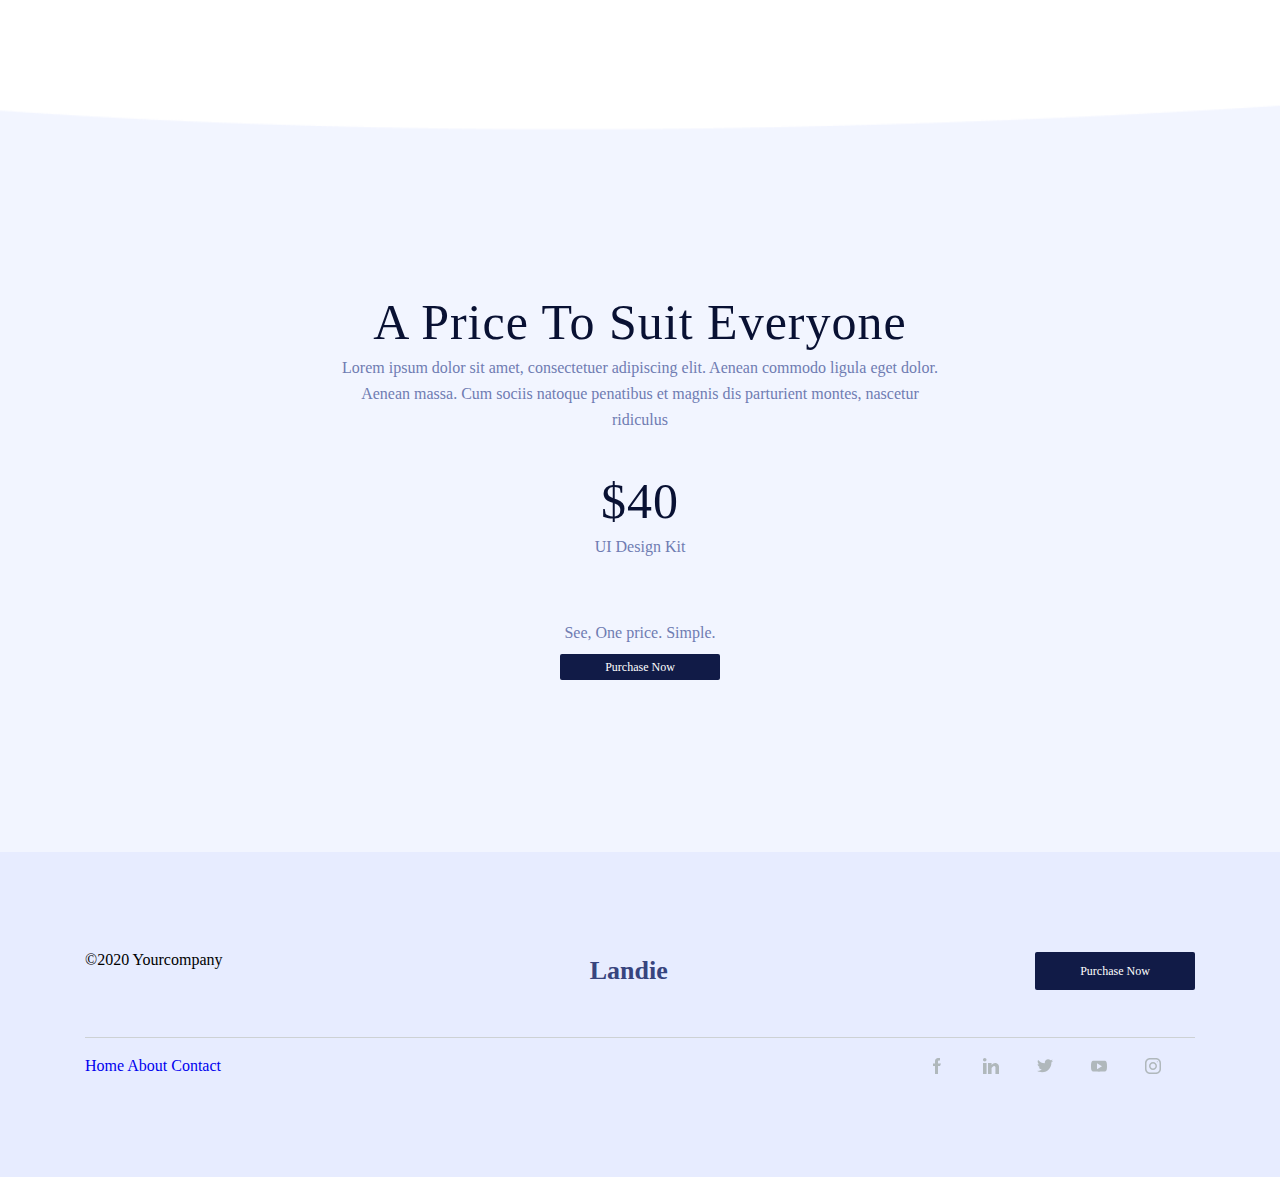
<file: HW12/index.html>
<!DOCTYPE html>
<html lang="en">

<head>
    <meta charset="UTF-8">
    <meta http-equiv="X-UA-Compatible" content="IE=edge">
    <meta name="viewport" content="width=device-width, initial-scale=1.0">
    <link rel="stylesheet" href="reset.css">
    <link rel="stylesheet" href="styles.css">
    <title>Document</title>
</head>

<body>

    <section class="header">
        <div class="nav conteiner-md">

            <div class="left-nav">
                <a href="#">Home</a>
                <a href="#">About</a>
                <a href="#">Contact</a>
            </div>

            <div class="center-nav">
                <a class="Landie" href="#">Landie</a>
            </div>

            <div class="right-nav">
                <button class="btn">Buy Now</button>
            </div>

        </div>

        <div class="info">
            <div class="left-bar">
                <h2>Introduce Your Product Quickly & Effectively</h2>
                <p>Lorem ipsum dolor sit amet, consectetuer adipiscing elit. Aenean commodo ligula eget dolor. Aenean massa. Cum sociis natoque penatibus et magnis dis parturient montes, nascetur ridiculus mus. Donec quam felis, ultricies nec, pellentesque
                    eu, pretium quis, sem. Nulla consequat massa quis enim.</p>
                <div class="btn-nav">
                    <button class="btn black">Purchase UI Kit</button>
                    <button class="btn white">Learn More</button>
                </div>
            </div>

            <div class="right-bar">
                <img class="group-1" src="./image.css/Group-1.png" alt="">
            </div>
        </div>
    </section>


    <section class="girl-1 conteiner-md df">
        <div class="left-bar1">
            <h2>Light, Fast & Powerful</h2>
            <p>Lorem ipsum dolor sit amet, consectetuer adipiscing elit. Aenean commodo ligula eget dolor. Aenean massa. Cum sociis natoque penatibus et magnis dis parturient montes, nascetur ridiculus mus. Donec quam felis, ultricies nec, pellentesque eu,
                pretium quis, sem. Nulla consequat massa quis enim.
            </p>
            <div class="df">
                <div class="title">
                    <img src="./image.css/Icon.png" alt="">
                    <h4>Title Goes Here</h4>
                    <p>
                        Lorem ipsum dolor sit amet, consectetuer adipiscing elit. Aenean commodo ligula eget dolor.
                    </p>
                </div>
                <div class="title">
                    <img src="./image.css/Icon.png" alt="">
                    <h4>Title Goes Here</h4>
                    <p>
                        Lorem ipsum dolor sit amet, consectetuer adipiscing elit. Aenean commodo ligula eget dolor.
                    </p>
                </div>
            </div>

        </div>


        <div class="right-bar1">
            <img src="./image.css/undraw_mobile_login_ikmv.png" alt="">
        </div>
    </section>

    <section class="girl conteiner-md df ">
        <div class="left-bar2">
            <img src="./image.css/undraw_happy_news_hxmt.png" alt="">
        </div>

        <div class="right-bar2">
            <h2>Light, Fast & Powerful</h2>
            <p>
                Lorem ipsum dolor sit amet, consectetuer adipiscing elit. Aenean commodo ligula eget dolor. Aenean massa. Cum sociis natoque penatibus et magnis dis parturient montes, nascetur ridiculus mus. Donec quam felis, ultricies nec, pellentesque eu, pretium quis,
                sem. Nulla consequat massa quis enim.
            </p>
        </div>
    </section>


    <section class="girl conteiner-md df">
        <div class="left-bar3">
            <img src="./image.css/undraw_social_influencer_sgsv.png" alt="">
        </div>

        <div class="right-bar3">
            <h2>Light, Fast & Powerful</h2>
            <p>
                Lorem ipsum dolor sit amet, consectetuer adipiscing elit. Aenean commodo ligula eget dolor. Aenean massa. Cum sociis natoque penatibus et magnis dis parturient montes, nascetur ridiculus mus. Donec quam felis, ultricies nec, pellentesque eu, pretium quis,
                sem. Nulla consequat massa quis enim.
            </p>
        </div>
    </section>

    <section class="girl conteiner-md df">
        <div class="left-bar4">
            <img src="./image.css/undraw_mention_6k5d.png" alt="">
        </div>

        <div class="right-bar4">
            <h2>Light, Fast & Powerful</h2>
            <p>
                Lorem ipsum dolor sit amet, consectetuer adipiscing elit. Aenean commodo ligula eget dolor. Aenean massa. Cum sociis natoque penatibus et magnis dis parturient montes, nascetur ridiculus mus. Donec quam felis, ultricies nec, pellentesque eu, pretium quis,
                sem. Nulla consequat massa quis enim.
            </p>
            <button class="btn">Purchase Now</button>
        </div>
    </section>


    <section class="footer ">

        <div class="price ">

            <div class="price-name">
                <h2>A Price To Suit Everyone</h2>
                <p>
                    Lorem ipsum dolor sit amet, consectetuer adipiscing elit. Aenean commodo ligula eget dolor. Aenean massa. Cum sociis natoque penatibus et magnis dis parturient montes, nascetur ridiculus
                </p>
            </div>

            <div class="dolars">
                <h2>$40</h2>
                <p>UI Design Kit</p>
            </div>
            <div>
                <p class="see-one-price">See, One price. Simple.</p>
                <button class="btn">Purchase Now</button>
            </div>



        </div>





        <div class="footer-nav">

            <div class="conteiner-md">
                <div class="top ">
                    <span>©2020 Yourcompany</span>
                    <a class="Landie" href="#">Landie</a>
                    <button class="btn">Purchase Now</button>
                </div>

                <div class="solid"></div>
                <div class="down ">
                    <div class="contact">
                        <a href="#">Home</a>
                        <a href="#">About</a>
                        <a href="#">Contact</a>
                    </div>

                    <div class="logo">
                        <svg width="16" height="16" viewBox="0 0 16 16" fill="none" xmlns="http://www.w3.org/2000/svg">
                        <path d="M9 5.5V3.5C9 2.948 9.448 2.5 10 2.5H11V0H9C7.343 0 6 1.343 6 3V5.5H4V8H6V16H9V8H11L12 5.5H9Z" fill="#B0B8BC"/>
                        </svg>
                        <svg width="16" height="16" viewBox="0 0 16 16" fill="none" xmlns="http://www.w3.org/2000/svg">
                            <path fill-rule="evenodd" clip-rule="evenodd" d="M3.5 1.75C3.5 2.7165 2.7165 3.5 1.75 3.5C0.783502 3.5 0 2.7165 0 1.75C0 0.783502 0.783502 0 1.75 0C2.7165 0 3.5 0.783502 3.5 1.75ZM0 5H3.578V16H0V5ZM13.2998 5.12119C13.2954 5.11973 13.2909 5.11825 13.2864 5.11678C13.2616 5.10856 13.2367 5.10033 13.21 5.093C13.162 5.082 13.114 5.073 13.065 5.065C12.875 5.027 12.667 5 12.423 5C10.337 5 9.014 6.517 8.578 7.103V5H5V16H8.578V10C8.578 10 11.282 6.234 12.423 9V16H16V8.577C16 6.915 14.861 5.53 13.324 5.129C13.3159 5.12643 13.3078 5.12382 13.2998 5.12119Z" fill="#B0B8BC"/>
                            </svg>
                        <svg width="16" height="16" viewBox="0 0 16 16" fill="none" xmlns="http://www.w3.org/2000/svg">
                                <path d="M16 2.87225C15.405 3.13325 14.771 3.30625 14.11 3.39025C14.79 2.98425 15.309 2.34625 15.553 1.57725C14.919 1.95525 14.219 2.22225 13.473 2.37125C12.871 1.73025 12.013 1.33325 11.077 1.33325C9.261 1.33325 7.799 2.80725 7.799 4.61425C7.799 4.87425 7.821 5.12425 7.875 5.36225C5.148 5.22925 2.735 3.92225 1.114 1.93125C0.831 2.42225 0.665 2.98425 0.665 3.58925C0.665 4.72525 1.25 5.73225 2.122 6.31525C1.595 6.30525 1.078 6.15225 0.64 5.91125C0.64 5.92125 0.64 5.93425 0.64 5.94725C0.64 7.54125 1.777 8.86525 3.268 9.17025C3.001 9.24325 2.71 9.27825 2.408 9.27825C2.198 9.27825 1.986 9.26625 1.787 9.22225C2.212 10.5213 3.418 11.4763 4.852 11.5073C3.736 12.3803 2.319 12.9063 0.785 12.9063C0.516 12.9063 0.258 12.8943 0 12.8613C1.453 13.7983 3.175 14.3333 5.032 14.3333C11.068 14.3333 14.368 9.33325 14.368 4.99925C14.368 4.85425 14.363 4.71425 14.356 4.57525C15.007 4.11325 15.554 3.53625 16 2.87225Z" fill="#B0B8BC"/>
                                </svg>
                        <svg width="16" height="16" viewBox="0 0 16 16" fill="none" xmlns="http://www.w3.org/2000/svg">
                                    <path fill-rule="evenodd" clip-rule="evenodd" d="M13.456 2.75875C14.415 2.81275 14.886 2.95475 15.32 3.72675C15.772 4.49775 16 5.82575 16 8.16475V8.16775V8.17275C16 10.5007 15.772 11.8387 15.321 12.6017C14.887 13.3737 14.416 13.5137 13.457 13.5787C12.498 13.6337 10.089 13.6667 8.002 13.6667C5.911 13.6667 3.501 13.6337 2.543 13.5777C1.586 13.5127 1.115 13.3727 0.677 12.6007C0.23 11.8377 0 10.4997 0 8.17175V8.16975V8.16675V8.16375C0 5.82575 0.23 4.49775 0.677 3.72675C1.115 2.95375 1.587 2.81275 2.544 2.75775C3.501 2.69375 5.911 2.66675 8.002 2.66675C10.089 2.66675 12.498 2.69375 13.456 2.75875ZM11 8.16675L6 5.16675V11.1667L11 8.16675Z" fill="#B0B8BC"/>
                                    </svg>
                        <svg width="16" height="16" viewBox="0 0 16 16" fill="none" xmlns="http://www.w3.org/2000/svg">
                                        <path fill-rule="evenodd" clip-rule="evenodd" d="M5 0H11C13.761 0 16 2.239 16 5V11C16 13.761 13.761 16 11 16H5C2.239 16 0 13.761 0 11V5C0 2.239 2.239 0 5 0ZM11 14.5C12.93 14.5 14.5 12.93 14.5 11V5C14.5 3.07 12.93 1.5 11 1.5H5C3.07 1.5 1.5 3.07 1.5 5V11C1.5 12.93 3.07 14.5 5 14.5H11ZM4 8C4 5.791 5.791 4 8 4C10.209 4 12 5.791 12 8C12 10.209 10.209 12 8 12C5.791 12 4 10.209 4 8ZM5.5 8C5.5 9.378 6.622 10.5 8 10.5C9.378 10.5 10.5 9.378 10.5 8C10.5 6.621 9.378 5.5 8 5.5C6.622 5.5 5.5 6.621 5.5 8ZM12.833 3.7C12.833 3.99437 12.5944 4.233 12.3 4.233C12.0057 4.233 11.767 3.99437 11.767 3.7C11.767 3.40564 12.0057 3.167 12.3 3.167C12.5944 3.167 12.833 3.40564 12.833 3.7Z" fill="#B0B8BC"/>
                                        </svg>

                    </div>
                </div>
            </div>





        </div>




    </section>

</body>

</html>
</file>
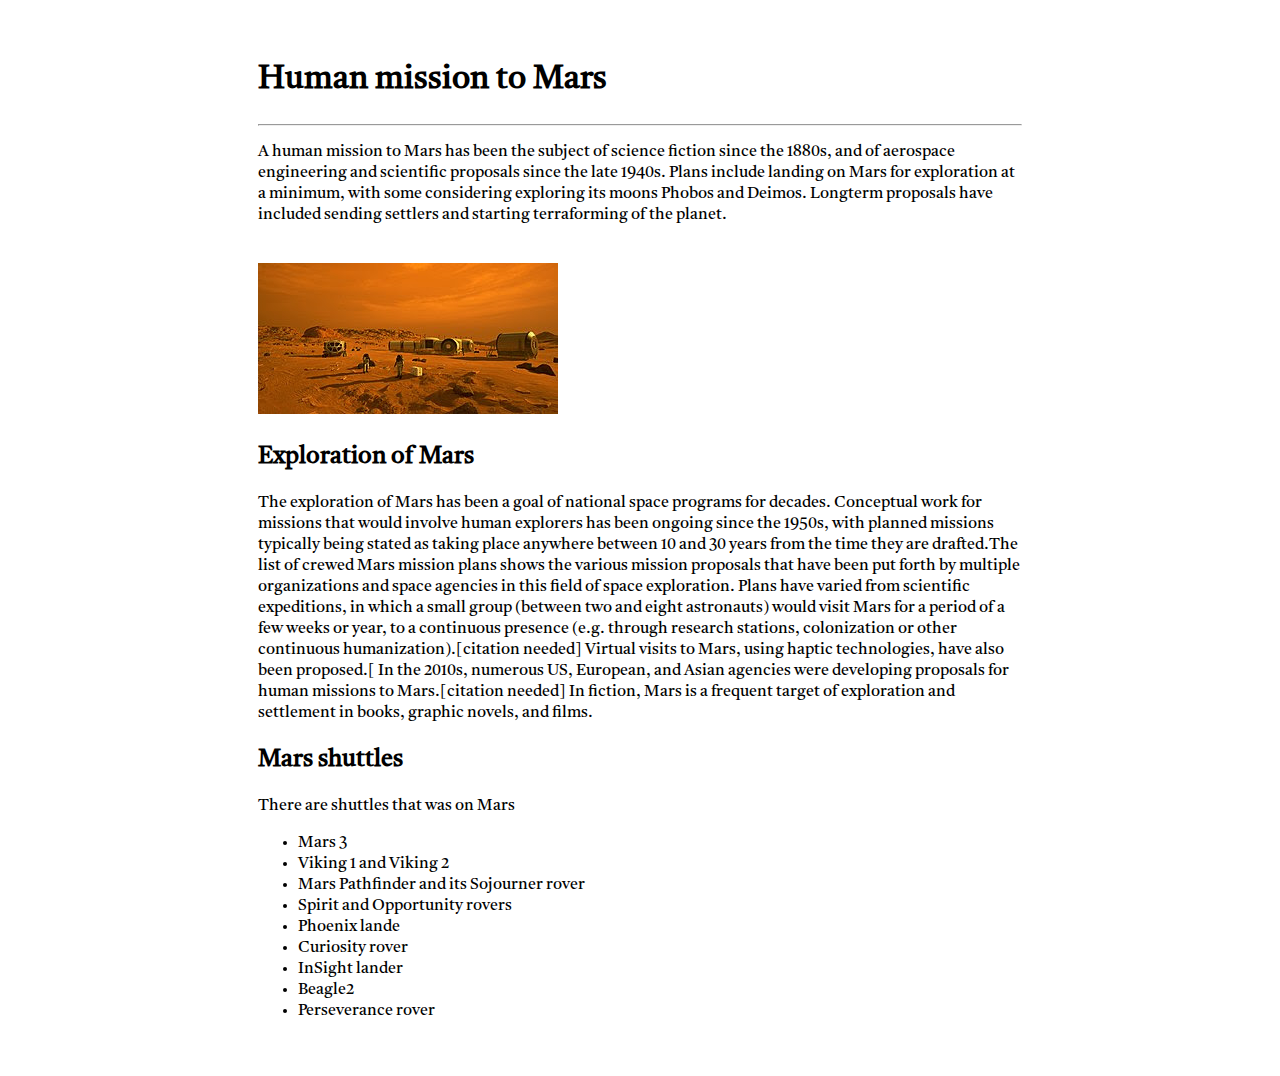
<file: HW2/index.html>
<!DOCTYPE html>
<html lang="en">

<head>
    <meta charset="UTF-8">
    <meta http-equiv="X-UA-Compatible" content="IE=edge">
    <meta name="viewport" content="width=device-width, initial-scale=1.0">
    <title>Document</title>
    <link rel="preconnect" href="https://fonts.googleapis.com">
    <link rel="preconnect" href="https://fonts.gstatic.com" crossorigin>
    <link href="https://fonts.googleapis.com/css2?family=Tiro+Bangla&display=swap" rel="stylesheet">
    <link rel="stylesheet" href="style.css">
</head>

<body>
    <section>
        <header>
            <h1>Human mission to Mars</h1>
            <hr>
            <p>
                A human mission to Mars has been the subject of science fiction since the 1880s, and of aerospace engineering and scientific proposals since the late 1940s. Plans include landing on Mars for exploration at a minimum, with some considering exploring its
                moons Phobos and Deimos. Longterm proposals have included sending settlers and starting terraforming of the planet.
            </p>
            <br>
            <img class="image" src="./unnamed.jpg" alt="user name">
        </header>
    </section>


    <main>
        <article>
            <h2 class="artical-title title">Exploration of Mars</h2>
            <p>
                The exploration of Mars has been a goal of national space programs for decades. Conceptual work for missions that would involve human explorers has been ongoing since the 1950s, with planned missions typically being stated as taking place anywhere between
                10 and 30 years from the time they are drafted.The list of crewed Mars mission plans shows the various mission proposals that have been put forth by multiple organizations and space agencies in this field of space exploration. Plans have
                varied from scientific expeditions, in which a small group (between two and eight astronauts) would visit Mars for a period of a few weeks or year, to a continuous presence (e.g. through research stations, colonization or other continuous
                humanization).[citation needed] Virtual visits to Mars, using haptic technologies, have also been proposed.[ In the 2010s, numerous US, European, and Asian agencies were developing proposals for human missions to Mars.[citation needed]
                In fiction, Mars is a frequent target of exploration and settlement in books, graphic novels, and films.
            </p>
        </article>
    </main>
    <footer>
        <h2 class="title">Mars shuttles</h2>
        <p> There are shuttles that was on Mars</p>
        <ul class="list">
            <li>Mars 3</li>
            <li>Viking 1 and Viking 2</li>
            <li>Mars Pathfinder and its Sojourner rover</li>
            <li>Spirit and Opportunity rovers</li>
            <li>Phoenix lande</li>
            <li>Curiosity rover</li>
            <li>InSight lander</li>
            <li>Beagle2</li>
            <li>Perseverance rover
            </li>
        </ul>
    </footer>

</body>

</html>
</file>
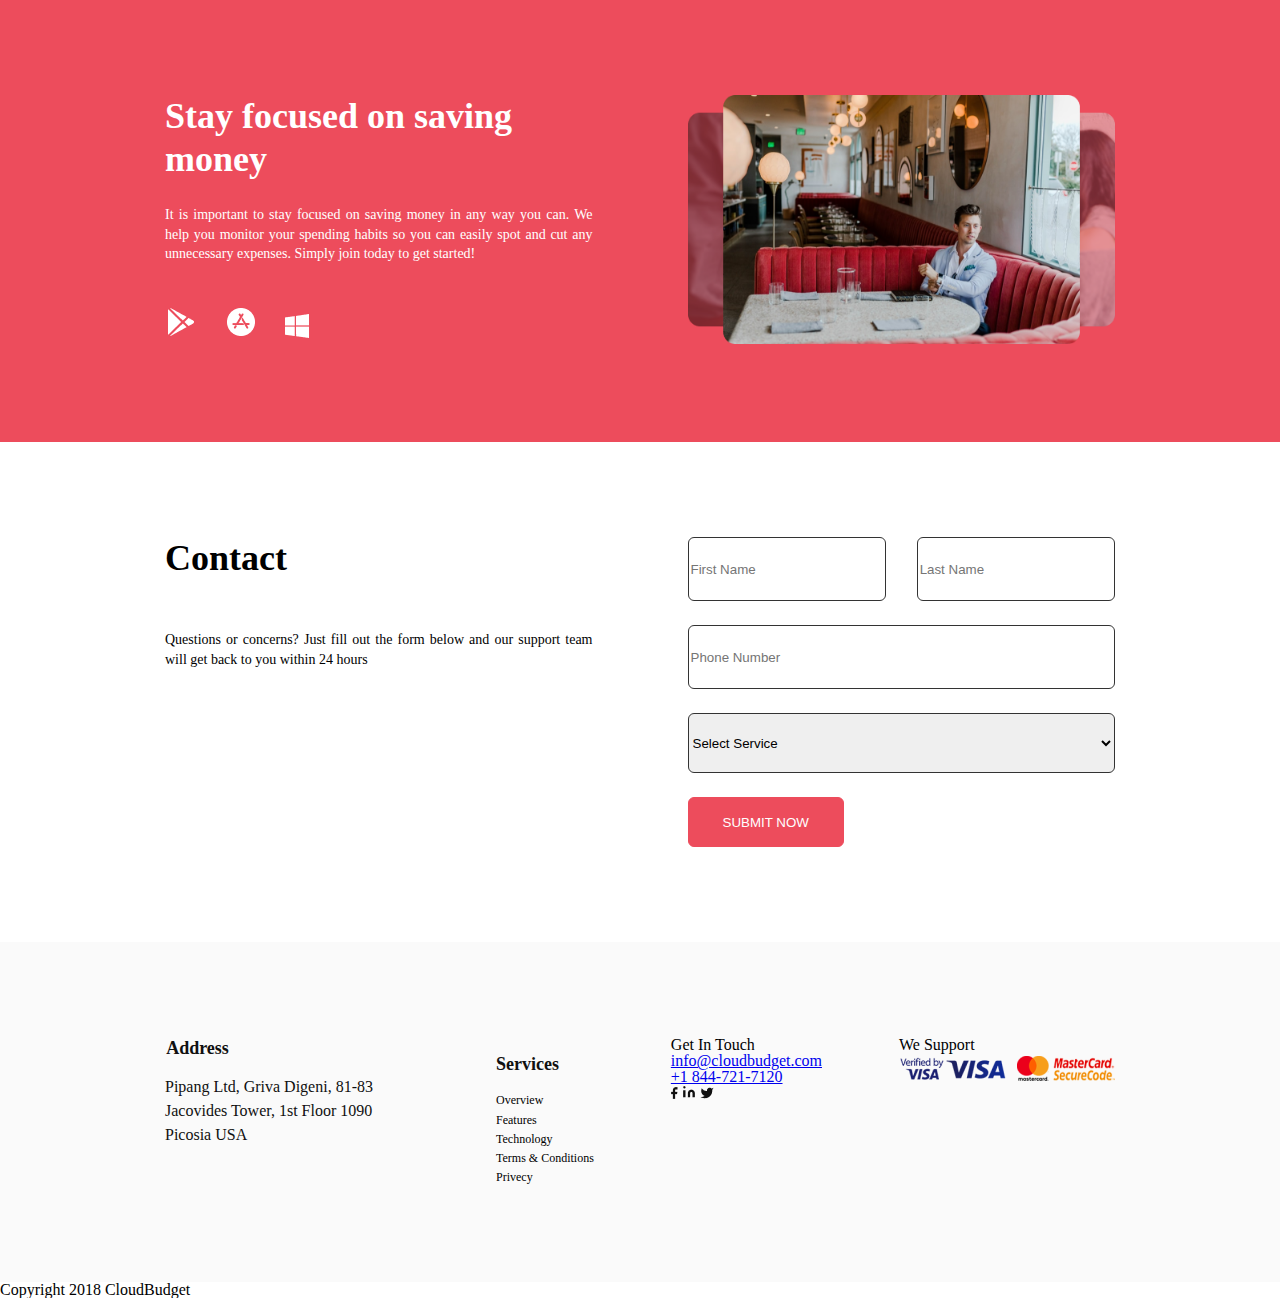
<file: HW4/index.html>
<!DOCTYPE html>
<html lang="en">

<head>
    <meta charset="UTF-8">
    <meta http-equiv="X-UA-Compatible" content="IE=edge">
    <meta name="viewport" content="width=device-width, initial-scale=1.0">
    <title>Document</title>
    <link rel="stylesheet" href="style.css">
    <link rel="stylesheet" href="./reset.css">
</head>

<body>
    <header>
        <div class="box">
            <div class="content">
                <h2>Stay focused on saving money</h2>
                <p> It is important to stay focused on saving money in any way you can. We help you monitor your spending habits so you can easily spot and cut any unnecessary expenses. Simply join today to get started!
                </p>

                <div class="icons">

                    <a href="#">
                        <img src="./image.css/ion-logo-google-playstore.png" alt="google">
                    </a>
                    <a href="#">
                        <img src="./image.css/ion-logo-apple-appstore.png" alt="apple">
                    </a>
                    <a href="#">
                        <img src="./image.css/simple-icons_windows.png" alt="windows">
                    </a>

                </div>
            </div>
            <div class="slider">
                <img src="./image.css/Slider.png" alt="Slider">
            </div>
        </div>
    </header>

    <main>
        <div class="box2">
            <div class="content">
                <h2>Contact</h2>
                <p>
                    Questions or concerns? Just fill out the form below and our support team will get back to you within 24 hours
                </p>
            </div>

            <form class="form" action="#" method="get">
                <div class="input-wrapper">
                    <input type="text" class="input first-name" name="login" placeholder="First Name">
                    <input type="text" class="input last-name" name="login" placeholder="Last Name">
                </div>
                <input type="text" class="input" name="login" placeholder="Phone Number">

                <select name="cars" aria-placeholder="Select Service">
                    <option value="volvo">Select Service</option>
                  </select>
                <div>
                    <input class="button" type="button" value="Submit Now">
                </div>
            </form>

        </div>
    </main>

    <footer>
        <div class="box3">
            <div class="address">
                <h2>Address</h2>
                <br>
                <p>Pipang Ltd, Griva Digeni, 81-83 Jacovides Tower, 1st Floor 1090 Picosia USA</p>
            </div>

            <div class="services">
                <br>

                <h2>Services</h2>

                <br>

                <ul>
                    <li>overview</li>
                    <li>features</li>
                    <li>technology</li>
                    <li>Terms & Conditions</li>
                    <li>Privecy</li>
                </ul>


            </div>

            <div class="Get In Touch">
                <h2>Get In Touch</h2>
                <div class="link">
                    <a href="info@cloudbudget.com">info@cloudbudget.com</a>
                    <br>
                    <a href="tel:+1 844-721-7120">+1 844-721-7120</a>
                </div>
                <div class="img">
                    <img src="./image.css/fb.png" alt="FB">
                    <img src="./image.css/feather-linkedin.png" alt="FL">
                    <img src="./image.css/twit.png" alt="twit">
                </div>

                <br>

            </div>
            <div class="We Support">
                <h2>We Support</h2>
                <img src="./image.css/secure-p-1 1.png" alt="bank">
            </div>
        </div>
        <h3>Copyright 2018 CloudBudget</h3>

    </footer>
</body>

</html>
</file>
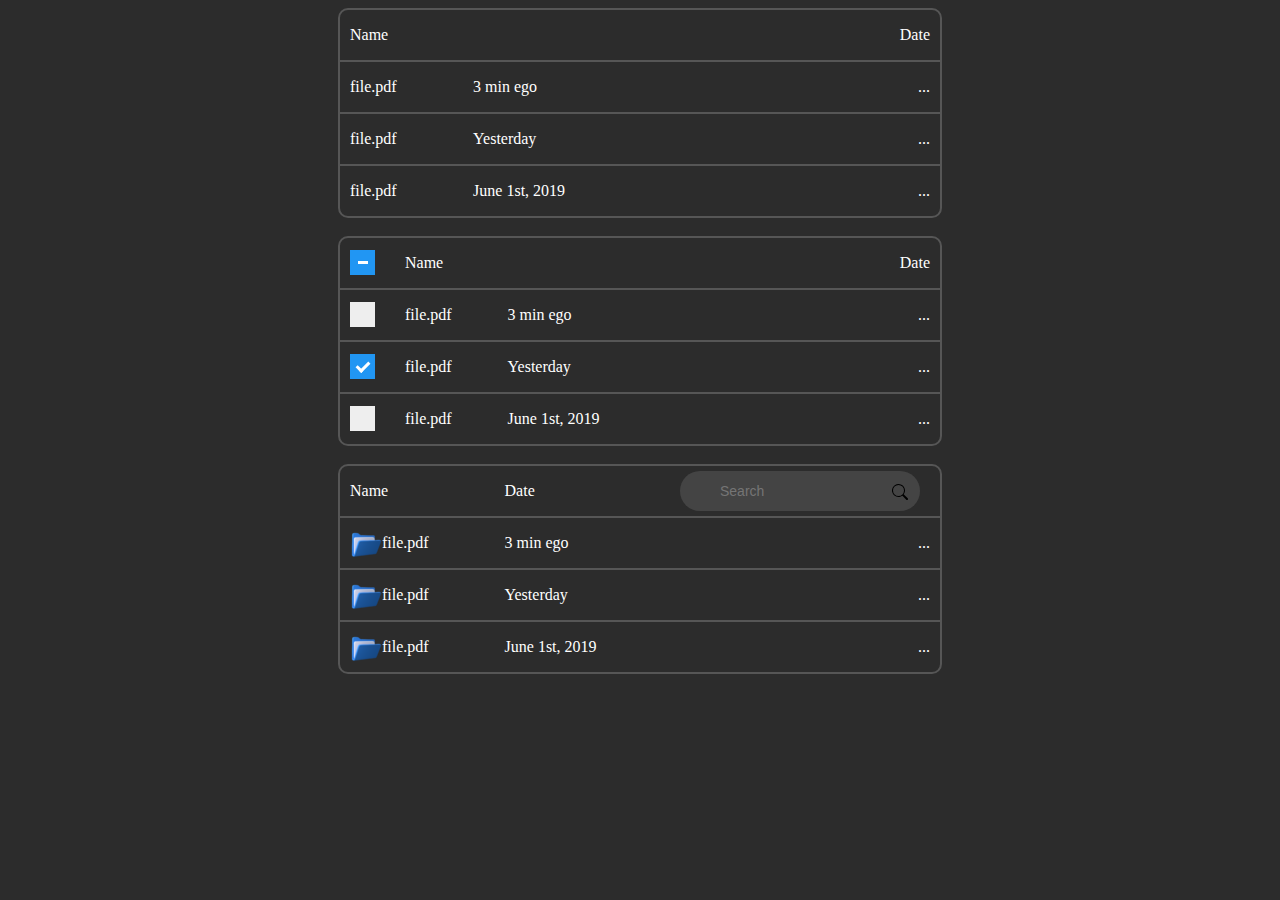
<file: HW5/index.html>
<!DOCTYPE html>
<html lang="en">

<head>
    <meta charset="UTF-8">
    <meta http-equiv="X-UA-Compatible" content="IE=edge">
    <meta name="viewport" content="width=device-width, initial-scale=1.0">
    <title>Document</title>
    <link rel="stylesheet" href="style.css">
</head>

<body>
    <div>
        <table class="table1">
            <thead>
                <tr class="table-row">
                    <td>Name</td>
                    <td colspan="2"> Date</td>
                </tr>
            </thead>
            <tr class="table-row">
                <td>file.pdf</td>
                <td>3 min ego</td>
                <td>...</td>
            </tr>
            <tr class="table-row">
                <td>file.pdf</td>
                <td>Yesterday</td>
                <td>...</td>
            </tr>
            <tr>
                <td>file.pdf</td>
                <td>June 1st, 2019</td>
                <td>...</td>
            </tr>
        </table>
    </div>

    <br>
    <div>
        <table class="table2">
            <thead>
                <tr class="table-row">
                    <td> <label class="container">
                        <input type="checkbox" checked="checked">
                        <span class="checkmark"></span>
                      </label></td>
                    <td>Name
                    </td>
                    <td colspan="2"> Date
                    </td>

                </tr>
            </thead>
            <tbody>
                <tr class="table-row">
                    <td> <label class="container">
                        <input type="checkbox" >
                        <span class="checkmark"></span>
                      </label></td>
                    <td>file.pdf</td>
                    <td>3 min ego</td>
                    <td>...</td>
                </tr>
                <tr class="table-row">
                    <td><label class="container">
                        <input type="checkbox" checked="checked">
                        <span class="checkmark"></span>
                      </label>
                    </td>
                    <td>file.pdf</td>
                    <td>Yesterday</td>
                    <td>...</td>
                </tr>
                <tr>
                    <td> <label class="container">
                        <input type="checkbox" >
                        <span class="checkmark"></span>
                      </label></td>
                    <td>file.pdf</td>
                    <td>June 1st, 2019</td>
                    <td>...</td>
                </tr>
            </tbody>

        </table>
    </div>
    <br>
    <div>
        <table class="table3">
            <thead>
                <tr class="table-row">
                    <td>Name</td>
                    <td>Date</td>
                    <td>
                        <form class="search-form">
                            <input type="search" value="" placeholder="Search" class="search-input">
                            <button type="submit" class="search-button">
                              <svg class="submit-button">
                                <use xmlns:xlink="http://www.w3.org/1999/xlink" xlink:href="#search"></use>
                              </svg>
                            </button>
                    </td>

                </tr>
            </thead>
            <tbody>
                <tr class="table-row">
                    <td> <img src="./image.css/img.png" alt="">file.pdf</td>
                    <td>3 min ego</td>
                    <td>...</td>
                </tr>
                <tr class="table-row">
                    <td><img src="./image.css/img.png" alt="">file.pdf</td>
                    <td>Yesterday</td>
                    <td>...</td>
                </tr>
                <tr>
                    <td><img src="./image.css/img.png" alt="">file.pdf</td>
                    <td>June 1st, 2019</td>
                    <td>...</td>
                </tr>
            </tbody>

        </table>


        </table>
    </div>


</body>

</html>
</file>
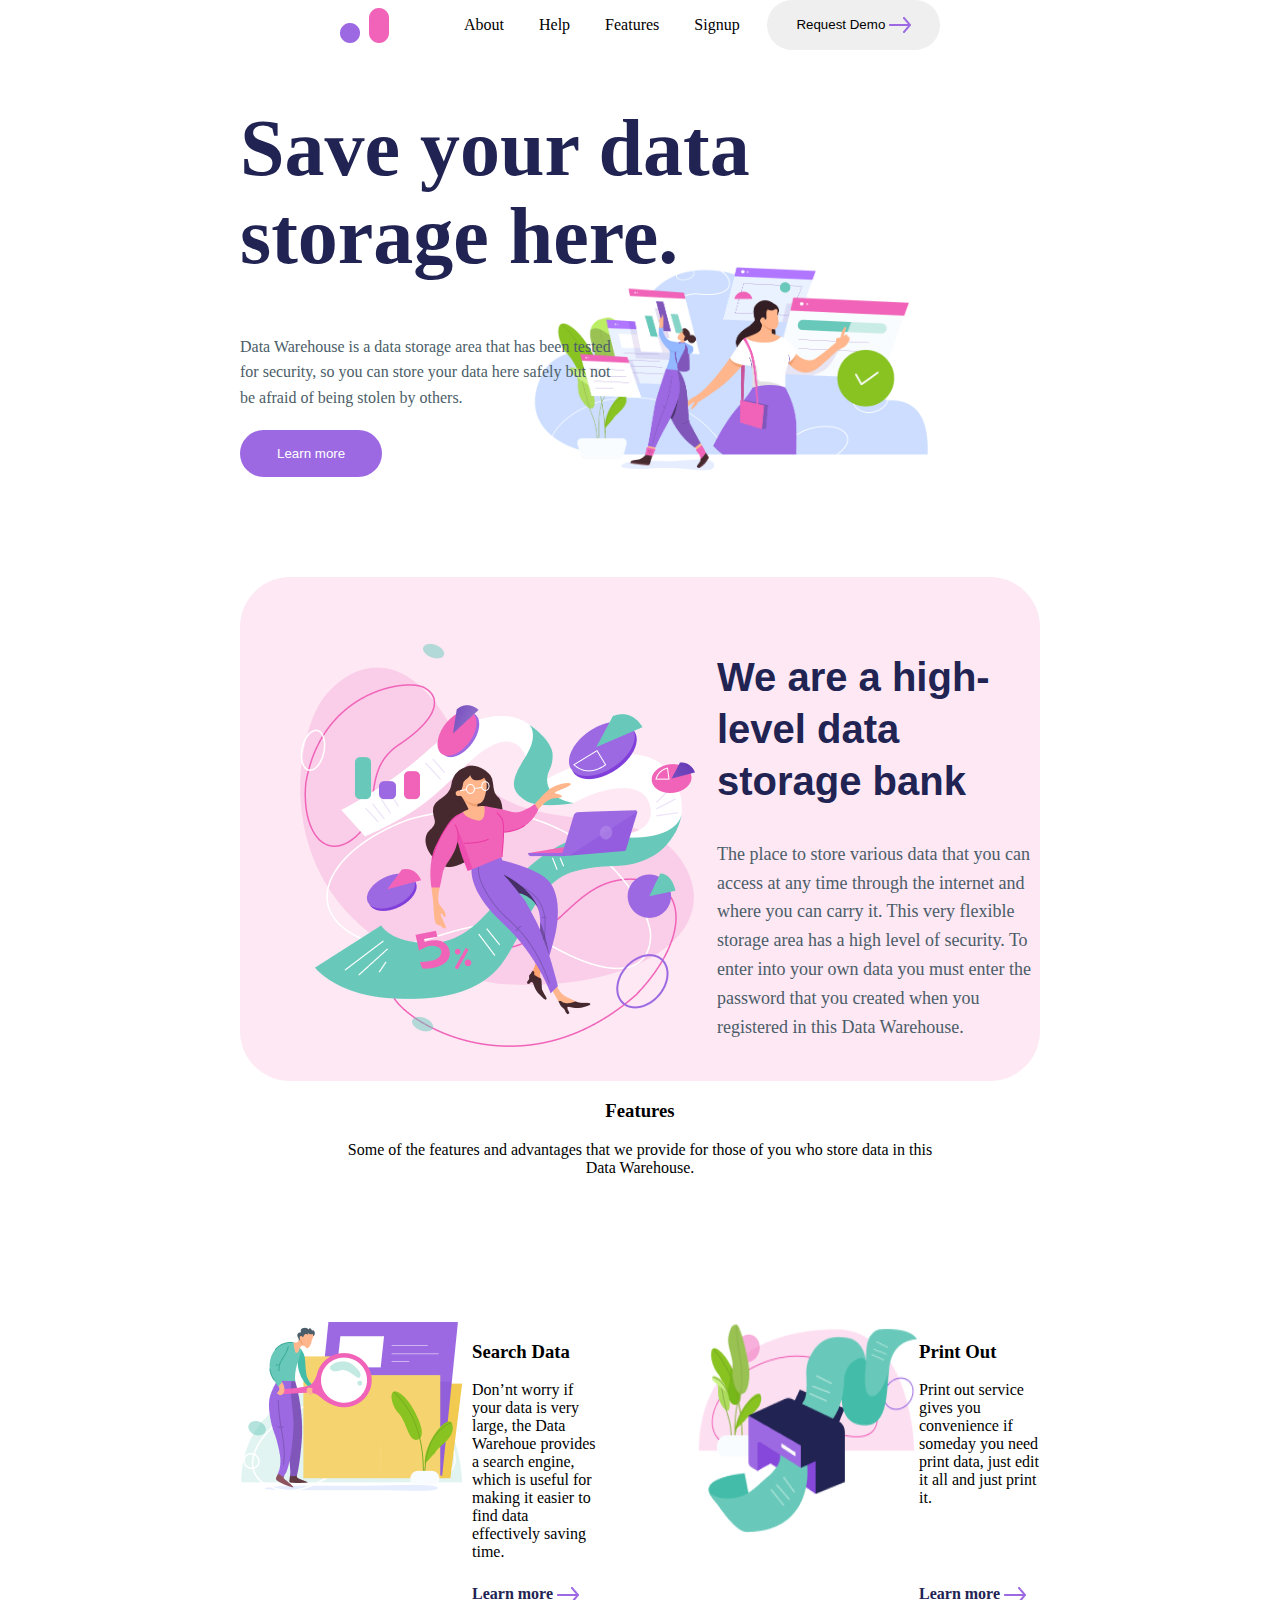
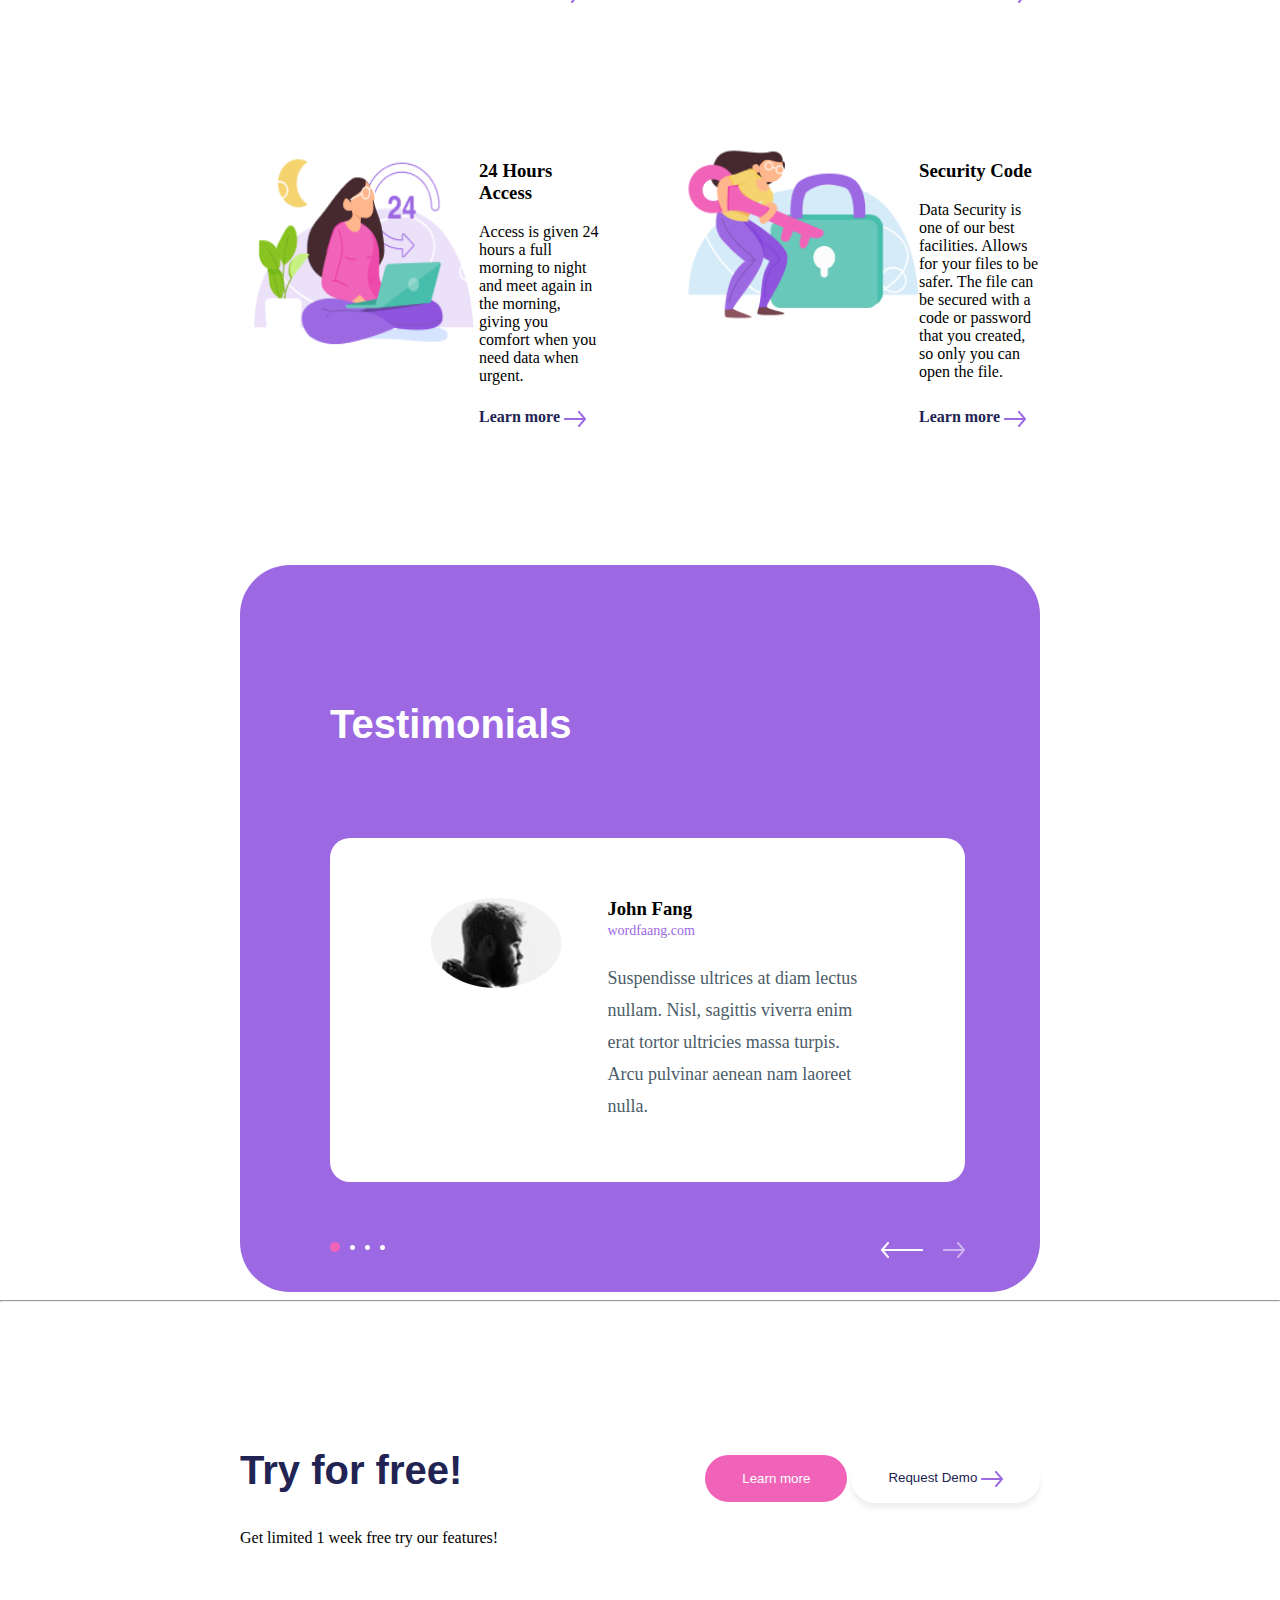
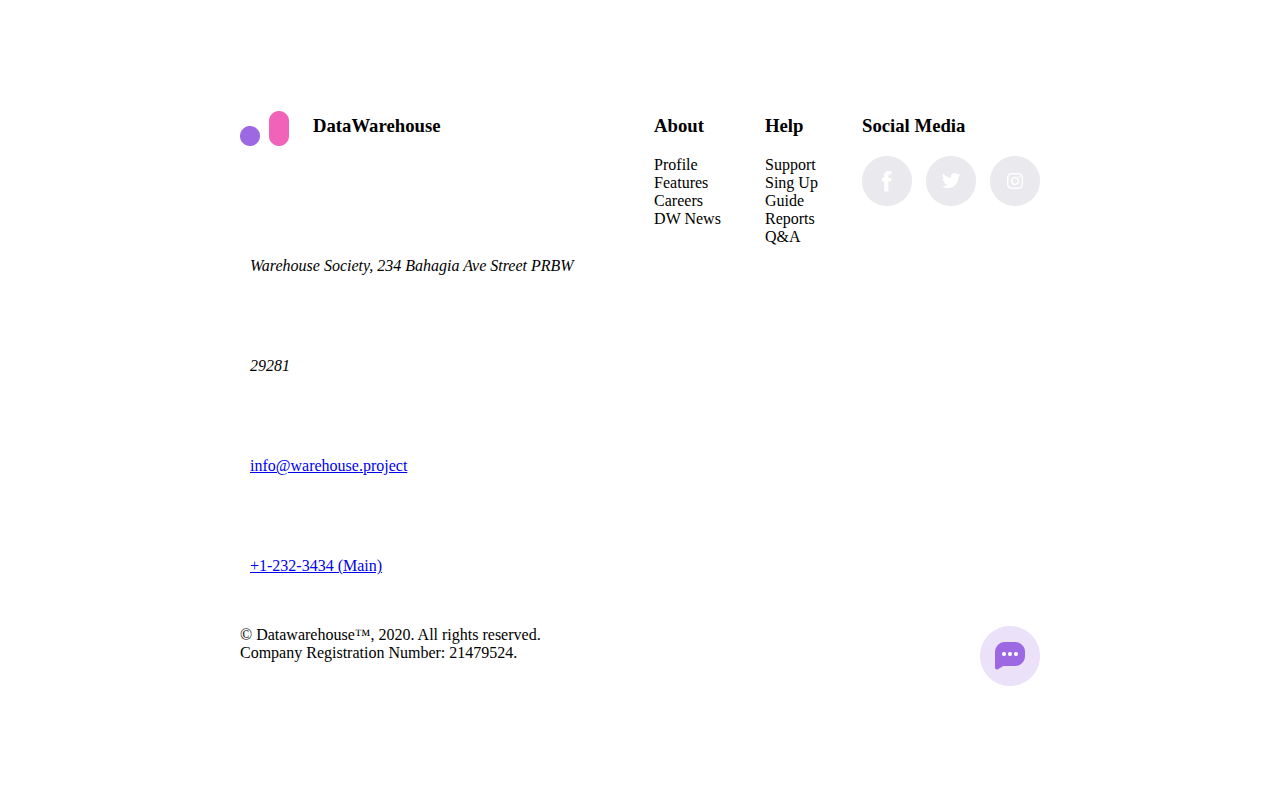
<file: HW6/index.html>
<!DOCTYPE html>
<html lang="en">

<head>
    <meta charset="UTF-8">
    <meta http-equiv="X-UA-Compatible" content="IE=edge">
    <meta name="viewport" content="width=device-width, initial-scale=1.0">
    <title>Document</title>
    <link rel="stylesheet" href="style.css">
</head>


<body>
    <div class="main">
        <div class="section1">
            <header class="header">
                <div class="left">
                    <img src="./image.css/Logo.png" alt="Logo">
                    <ul>
                        <li>About</li>
                        <li>Help</li>
                        <li>Features</li>
                        <li>Signup</li>
                    </ul>
                </div>
                <div class="right">
                    <button>Request Demo <img src="./image.css/vector-74.png" alt="Vector"> </button>
                </div>
            </header>
            <img class="girls" src="./image.css/image1 1.png" alt="girls">
            <div class="content">
                <h1>Save your data storage here.</h1>
                <p>
                    Data Warehouse is a data storage area that has been tested for security, so you can store your data here safely but not be afraid of being stolen by others.
                </p>
                <button class="btn">Learn more</button>
            </div>
        </div>

        <div class="section2">
            <img class="girls2" src="./image.css/image2.png" alt="girls2">
            <div class="content">
                <h2>We are a high-level data storage bank</h2>
                <p>
                    The place to store various data that you can access at any time through the internet and where you can carry it. This very flexible storage area has a high level of security. To enter into your own data you must enter the password that you created when
                    you registered in this Data Warehouse.
                </p>
            </div>
        </div>

        <div class="section3">
            <div class="header">
                <h3>Features</h3>
                <p>
                    Some of the features and advantages that we provide for those of you who store data in this Data Warehouse.
                </p>
            </div>
            <div class="content">
                <div class="img1">

                    <img class="search img" src="./image.css/image3 1.png" alt="search">
                    <div class="text1">
                        <h3>Search Data</h3>
                        <p>
                            Don’nt worry if your data is very large, the Data Warehoue provides a search engine, which is useful for making it easier to find data effectively saving time.
                        </p>
                        <a href="#" class="but">Learn more </a>
                    </div>

                </div>
                <div class="img2">
                    <img class="print img" src="./image.css/image5 1.png" alt="Print">
                    <div class="text1">
                        <h3>Print Out</h3>
                        <p>
                            Print out service gives you convenience if someday you need print data, just edit it all and just print it.
                        </p>
                        <a href="#" class="but">Learn more </a>
                    </div>

                </div>


                <div class="img3">
                    <img class="access img" src="./image.css/image4.png" alt="access">
                    <div class="text1">
                        <h3>24 Hours Access</h3>
                        <p>
                            Access is given 24 hours a full morning to night and meet again in the morning, giving you comfort when you need data when urgent.
                        </p>
                        <a href="#" class="but">Learn more </a>
                    </div>
                </div>
                <div class="img4">
                    <img class="code img" src="./image.css/image6 1.png" alt="Code">
                    <div class="text1">
                        <h3>Security Code</h3>
                        <p>
                            Data Security is one of our best facilities. Allows for your files to be safer. The file can be secured with a code or password that you created, so only you can open the file.
                        </p>
                        <a href="#" class="but">Learn more </a>
                    </div>
                </div>

            </div>


        </div>

        <div class="section4">
            <h2>Testimonials</h2>
            <div class="slider">
                <div class="photo">
                    <img class="img5" src="./image.css/Ellipse 76.png" alt="Ellipse">
                    <div class="slider-content">
                        <h3>John Fang </h3>

                        <a href="wordfaang.com">wordfaang.com</a>
                        <p>
                            Suspendisse ultrices at diam lectus nullam. Nisl, sagittis viverra enim erat tortor ultricies massa turpis. Arcu pulvinar aenean nam laoreet nulla.
                        </p>
                    </div>
                </div>
                <div class="pagination">
                    <img class="ellipse" src="./image.css/slide.png" alt="slide">
                    <img class="arrow slider-arrows2" src="./image.css/slider-arrows2.png" alt="Vector">
                    <img class="arrow slider-arrows1" src="./image.css/slider-arrows1.png" alt="Vector">
                </div>
            </div>

        </div>
    </div>

    <hr/>

    <footer class="section5">
        <div class="head">
            <div class="title">
                <h2>Try for free!</h2>
                <p>
                    Get limited 1 week free try our features!
                </p>
            </div>
            <div class="btns">
                <button class="btn btn1">Learn more</button>
                <button class="btn btn2">Request Demo <img src="./image.css/vector-74.png"> </button>
            </div>
        </div>
        <div class="middle">
            <div class="info">
                <div class="data">
                    <img src="./image.css/Logo.png" alt="Logo1">
                    <h3>DataWarehouse</h3>
                </div>
                <div class="nav">
                    <address>Warehouse Society, 234 Bahagia Ave Street PRBW 29281</address>
                    <a href="info@warehouse.project">info@warehouse.project</a>
                    <br>
                    <a href="tel:+1-232-3434">+1-232-3434 (Main)</a>
                </div>
            </div>

            <div class="about">
                <h3>About</h3>
                <ul>
                    <li>Profile</li>
                    <li>Features</li>
                    <li>Careers</li>
                    <li>DW News</li>
                </ul>
            </div>
            <div class="help">
                <h3>Help</h3>
                <ul>
                    <li>Support</li>
                    <li>Sing Up</li>
                    <li>Guide</li>
                    <li>Reports</li>
                    <li>Q&A</li>
                </ul>
            </div>
            <div class="sm">
                <h3>Social Media</h3>
                <img src="./image.css/SM.png" alt="SM">
            </div>

        </div>
        <div class="bottom">
            <div class="house">
                <p>
                    © Datawarehouse™, 2020. All rights reserved. Company Registration Number: 21479524.
                </p>
            </div>
            <div><img class="png" src="./image.css/Group 64.png" alt="64"></div>
        </div>
    </footer>

</body>


</html>
</file>
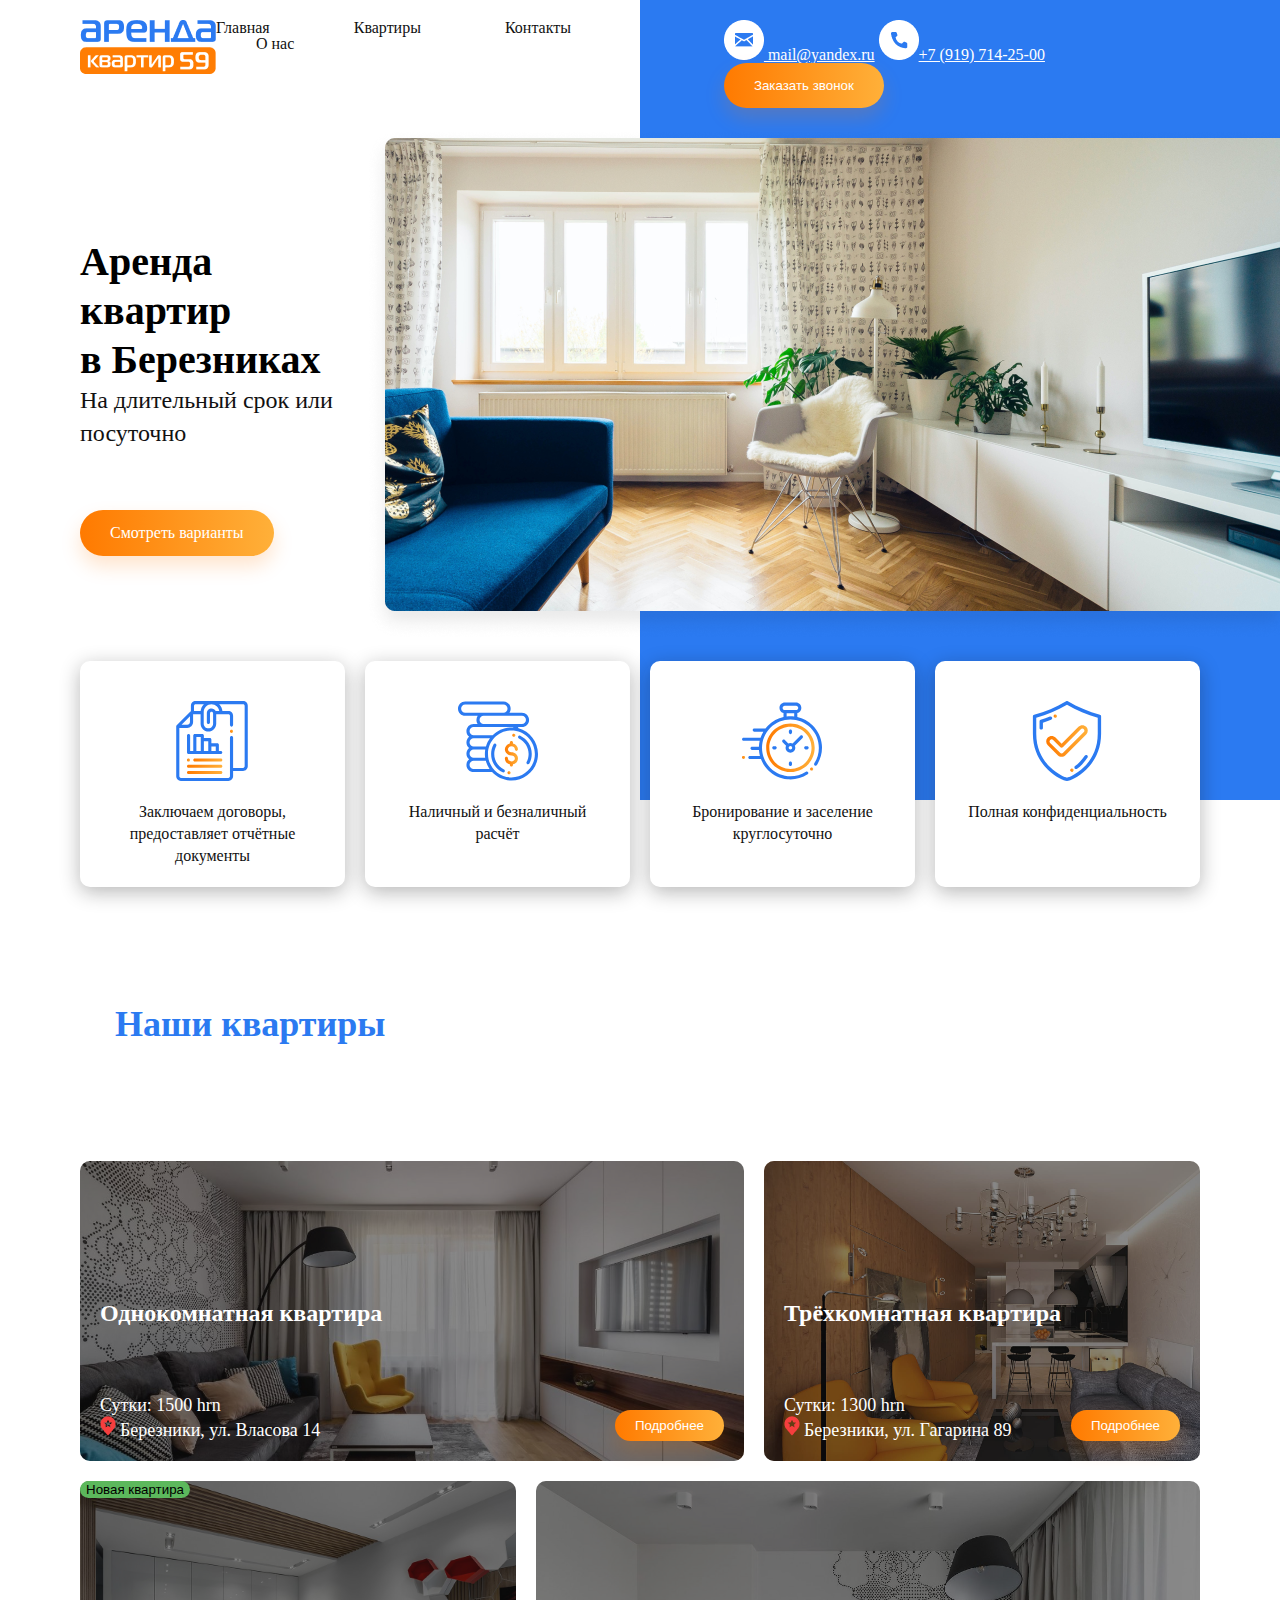
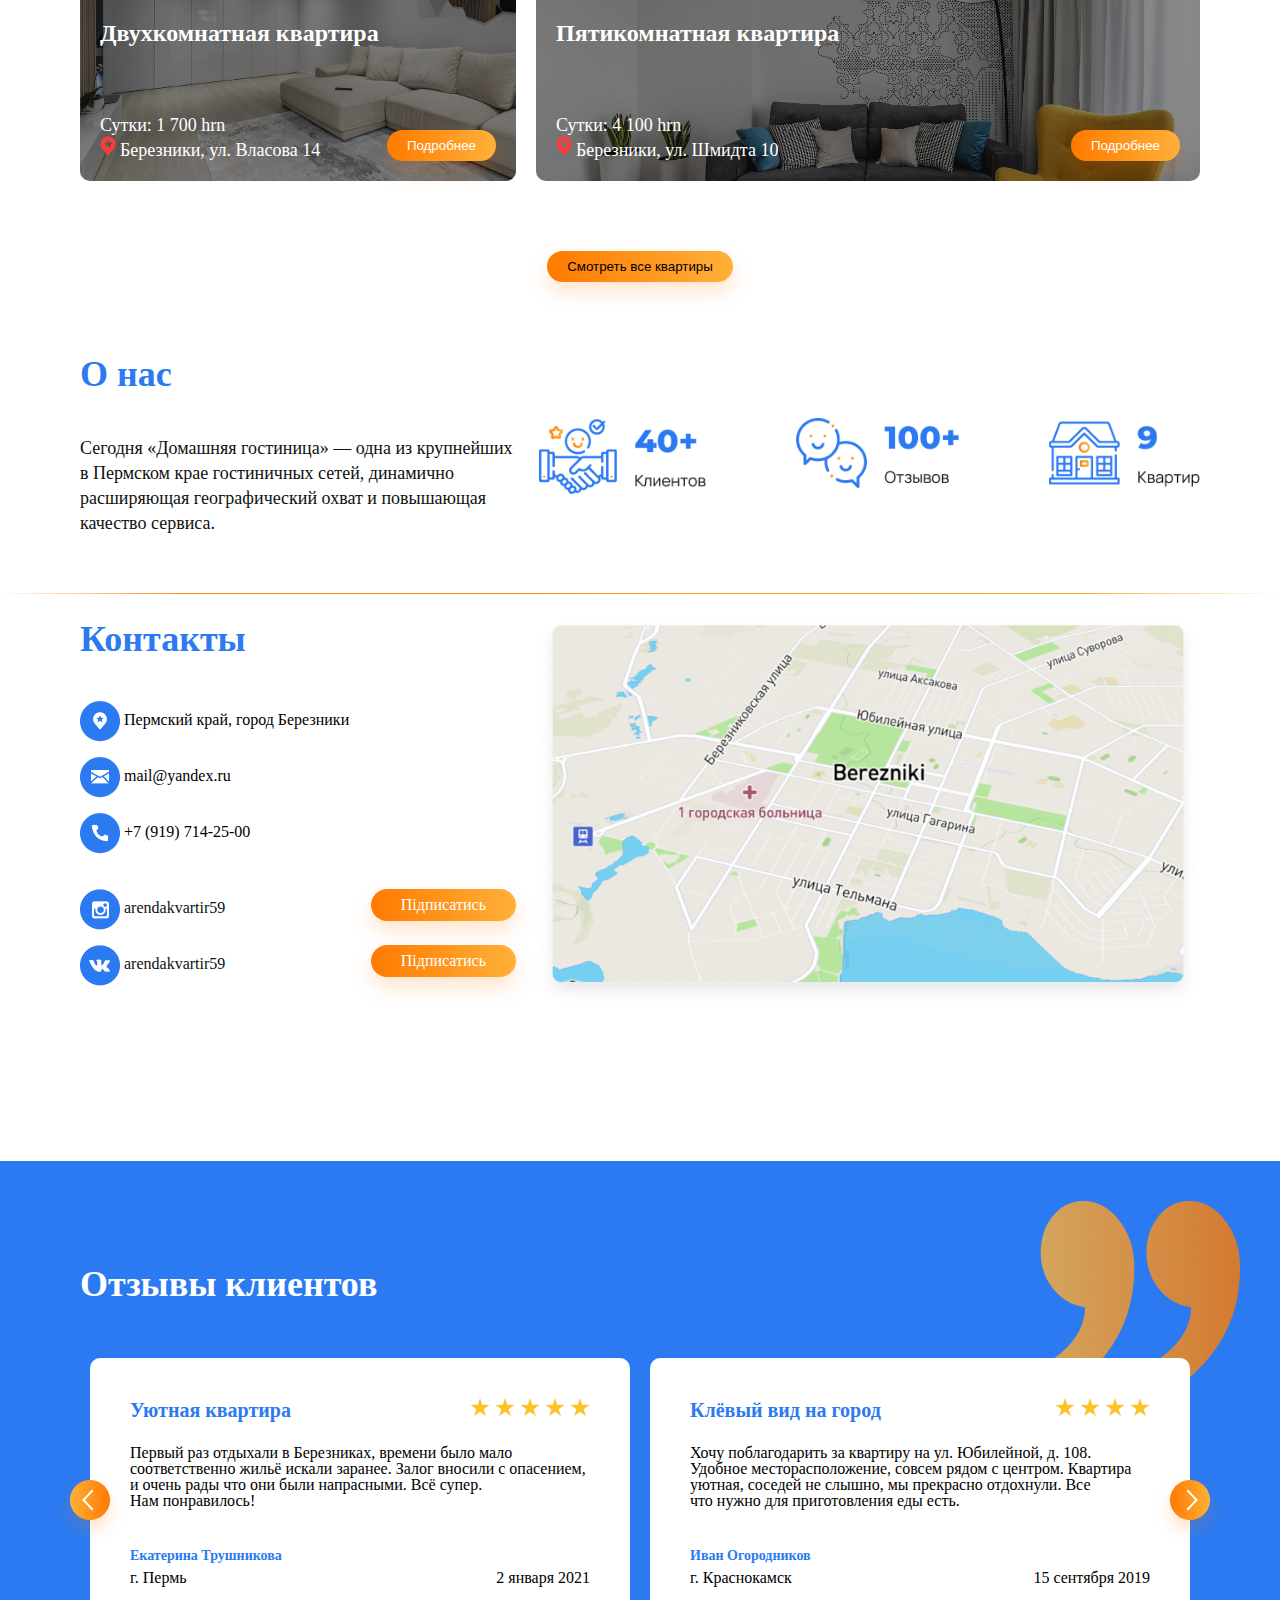
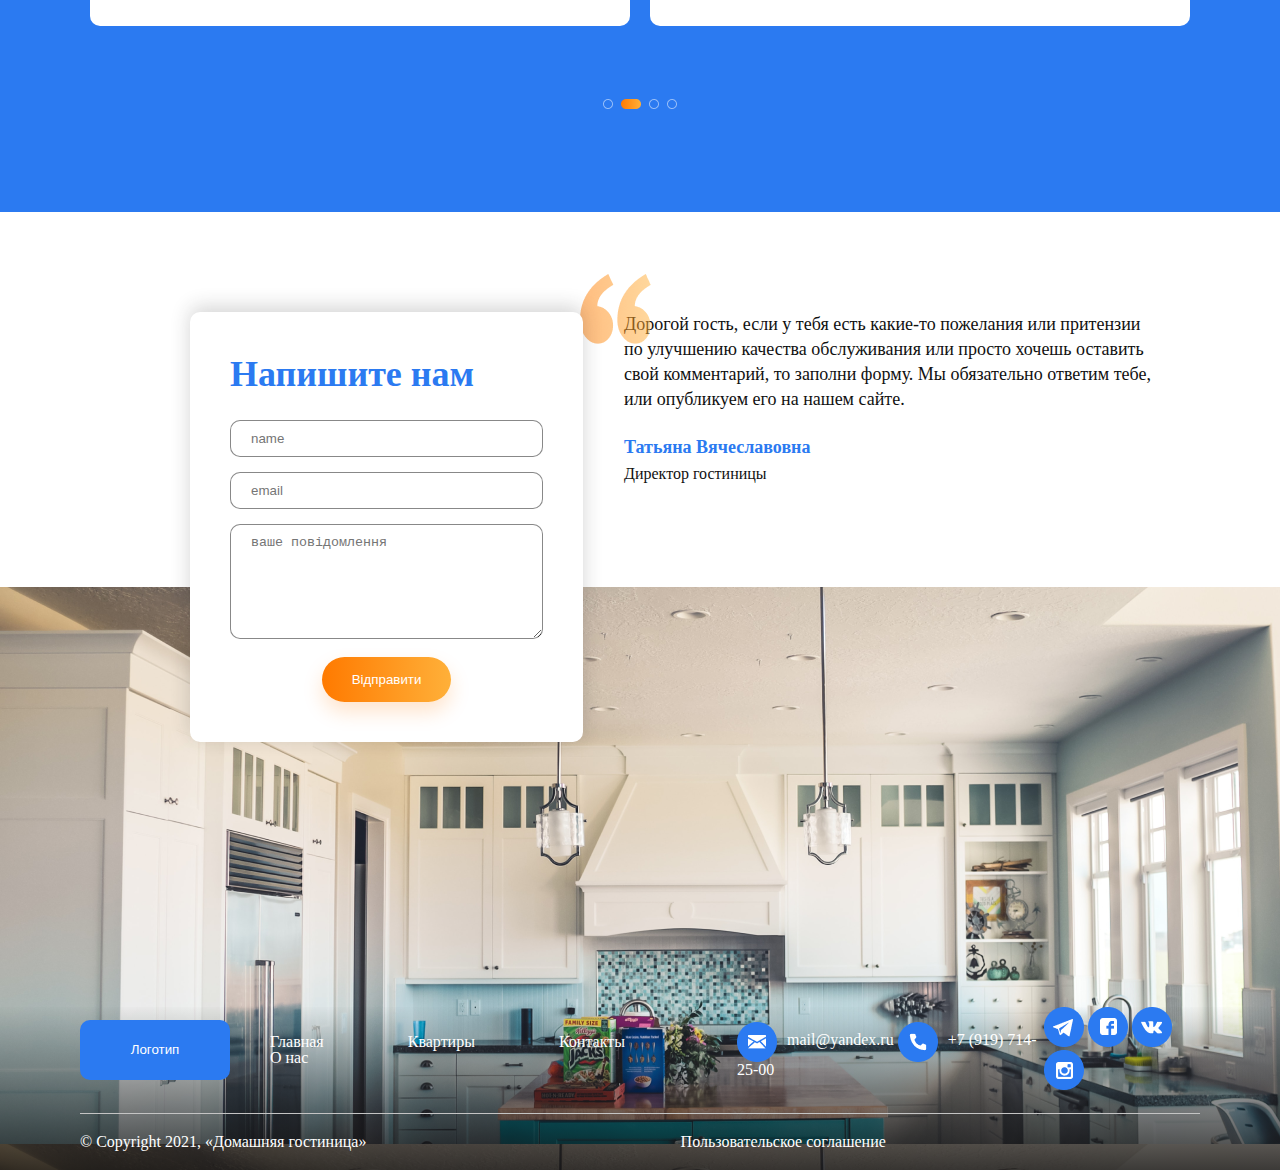
<file: HW7/index.html>
<!DOCTYPE html>
<html lang="en">

<head>
    <meta charset="UTF-8">
    <meta http-equiv="X-UA-Compatible" content="IE=edge">
    <meta name="viewport" content="width=device-width, initial-scale=1.0">
    <title>Document</title>
    <link rel="stylesheet" href="style.css">
    <link rel="stylesheet" href="./reset.css">
</head>

<body>
    <div class="blue">

    </div>

    <header class="header ">
        <div class="conteiner margin">
            <div class="logo">
                <img src="./imege.css/orenda.png" alt="orenda">
            </div>
            <div class="contact">
                <ul class="link">
                    <a href="#">Главная</a>
                    <a href="#">Квартиры</a>
                    <a href="#">Контакты</a>
                    <a href="#">О нас</a>
                </ul>
            </div>

            <div class="heat">
                <a href="mail@yandex.ru"> <img src="./imege.css/Iconpost.png" alt="iconpost"> mail@yandex.ru</a>
                <a href="tel:++7 (919) 714-25-00"> <img src="./imege.css/Iconcoll.png" alt="Iconcoll">+7 (919) 714-25-00</a>
                <button>Заказать звонок</button>
            </div>
        </div>
        <div class="block-room margin">
            <div class="name">
                <h2>Аренда квартир в Березниках</h2>
                <p>
                    На длительный срок или посуточно
                </p>
                <a class="btn" href="#">Смотреть варианты</a>
            </div>
            <img class="room" src="./imege.css/room.png" alt="room">
        </div>
        <div class="block-wraper margin">
            <div>
                <img src="./imege.css/card1.svg" alt="card1">
                <a href="#"> Заключаем договоры, предоставляет отчётные документы</a>
            </div>
            <div>
                <img src="./imege.css/card2.svg" alt="card2">
                <a href="#">Наличный и безналичный расчёт</a>
            </div>

            <div>
                <img src="./imege.css/card3.svg" alt="card3">
                <a href="#"> Бронирование и заселение круглосуточно</a>
            </div>
            <div>
                <img src="./imege.css/card4.svg" alt="card4">
                <a href="#"> Полная конфиденциальность</a>
            </div>
        </div>
    </header>



    <main class="main">
        <section class="sek">
            <h2>Наши квартиры</h2>


            <div class="content grid-wrapper margin">

                <div class="item1 ">
                    <div class="name1 qqq">
                        <h3>Однокомнатная квартира</h3>

                        <div class="vec1 info">
                            <p>
                                Сутки: <span>1500 hrn</span>
                            </p>
                            <img src="./imege.css/Vector.png" alt="Vector">
                            <a href="Березники, ул. Власова 14">Березники, ул. Власова 14</a>
                        </div>
                        <button class="but">Подробнее</button>

                    </div>
                </div>

                <div class="item2 ">
                    <div class="name2 qqq">
                        <h3>Трёхкомнатная квартира</h3>

                        <div class="vec2 info">
                            <p>Сутки: <span>1300 hrn</span>
                            </p>
                            <img src="./imege.css/Vector.png" alt="Vector">
                            <a href="Березники, ул. Гагарина 89">Березники, ул. Гагарина 89</a>
                        </div>
                        <button class="but">Подробнее</button>
                    </div>
                </div>

                <div class="item3 ">
                    <div class="name3 qqq">
                        <button class="h">Новая квартира</button>
                        <h3>Двухкомнатная квартира</h3>

                        <div class="vec3 info">
                            <p>
                                Сутки: <span>1 700 hrn</span>
                            </p>
                            <img src="./imege.css/Vector.png" alt="Vector">
                            <a href="Березники, ул. Власова 14">Березники, ул. Власова 14</a>
                        </div>
                        <button class="but">Подробнее</button>

                    </div>
                </div>

                <div class="item4 ">
                    <div class="name4 qqq">
                        <h3>Пятикомнатная квартира</h3>
                        <div class="vec4 info">
                            <p>
                                Сутки: <span>4 100 hrn</span>
                            </p>
                            <img src="./imege.css/Vector.png" alt="Vector">
                            <a href="Березники, ул. Шмидта 10">Березники, ул. Шмидта 10</a>
                        </div>
                        <button class="but">Подробнее</button>

                    </div>
                </div>
            </div>
            <div class="knopka">
                <button class="bu">Смотреть все квартиры</button>
            </div>
        </section>


        <div class="block4 margin">
            <div class="naz">
                <h2>О нас</h2>
                <p>
                    Сегодня «Домашняя гостиница» — одна из крупнейших в Пермском крае гостиничных сетей, динамично расширяющая географический охват и повышающая качество сервиса.
                </p>
            </div>
            <div class="nazz">
                <img class="stats" src="./imege.css/Stats.png" alt="Stats">
            </div>
        </div>

        <div class="devider">
            <img src="./imege.css/devider.png" alt="">
        </div>

        <div class="block6 parent margin">
            <div class="div1">
                <h2>Контакты</h2>
                <div class="iconki">
                    <ul>
                        <li><img src="./imege.css/Phone1.png" alt="Phone1">
                            <a href="#"></a>Пермский край, город Березники</li>
                        <li><img src="./imege.css/Mail.png" alt="mail">
                            <a href="#"></a>mail@yandex.ru</li>
                        <li><img src="./imege.css/phone.png" alt="phone">
                            <a href="#"></a>+7 (919) 714-25-00</li>
                    </ul>
                </div>
            </div>
            <div class="div3">
                <div class="iconki2">
                    <ul>
                        <li><img src="./imege.css/instagramm.png" alt="instagramm">
                            <a href="#">arendakvartir59</a> <a href="#" class="btn">Підписатись</a></li>
                        <li><img src="./imege.css/vk.png" alt="vk">
                            <a href="#">arendakvartir59</a> <a href="#" class="btn">Підписатись</a></li>
                    </ul>
                </div>
            </div>
            <div class="div4">
                <div class="map">
                    <img src="./imege.css/Map.png" alt="Map">
                </div>
            </div>
        </div>


        <section class="sec3">

            <div class="block5">
                <h2>Отзывы клиентов</h2>
                <img class="double-quoted" src="./imege.css/“.png" alt="“">
                <div class="slider-wrapper">

                    <div class="slider-content">
                        <div class="window">
                            <img class="star" src="./imege.css/star.png" alt="star">
                            <h3>Уютная квартира</h3>
                            <p>
                                Первый раз отдыхали в Березниках, времени было мало соответственно жильё искали заранее. Залог вносили с опасением, и очень рады что они были напрасными. Всё супер. Нам понравилось!
                            </p>

                            <div class="address">
                                <a href="#">Екатерина Трушникова</a>
                                <div class="city">
                                    <h5>г. Пермь</h5>
                                    <h4>2 января 2021</h4>
                                </div>
                            </div>
                        </div>

                        <div class="window">
                            <img class="star" src="./imege.css/star2.png" alt="star2">

                            <h3>Клёвый вид на город</h3>
                            <p>
                                Хочу поблагодарить за квартиру на ул. Юбилейной, д. 108. Удобное месторасположение, совсем рядом с центром. Квартира уютная, соседей не слышно, мы прекрасно отдохнули. Все что нужно для приготовления еды есть.
                            </p>
                            <div class="address">
                                <a href="#">Иван Огородников</a>
                                <div class="city">
                                    <h5>г. Краснокамск</h5>
                                    <h4>15 сентября 2019</h4>
                                </div>
                            </div>
                        </div>
                    </div>

                    <img class="prev" src="./imege.css/left.png" alt="star">
                    <img class="next" src="./imege.css/right.png" alt="right">
                    <div class="pagination">
                        <img src="./imege.css/Slider bl.png" alt="bl">
                    </div>

                </div>
            </div>
        </section>

    </main>




    <div class="block7 margin parent">

        <div class="table div1">
            <h2>Напишите нам</h2>

            <form action="#">
                <div>
                    <input type="text" placeholder="name">
                </div>
                <div>
                    <input type="text" placeholder="email">
                </div>
                <div>
                    <textarea name="ваше повідомлення" placeholder="ваше повідомлення"></textarea>
                </div>

                <button type="submit" class="btn">Відправити</button>
            </form>
        </div>

        <div class="coment div2">
            <img src="./imege.css/Vector2.png" alt="Vector2">
            <p>
                Дорогой гость, если у тебя есть какие-то пожелания или притензии по улучшению качества обслуживания или просто хочешь оставить свой комментарий, то заполни форму. Мы обязательно ответим тебе, или опубликуем его на нашем сайте.
            </p>
            <a href="#">Татьяна Вячеславовна</a>
            <h4>Директор гостиницы</h4>
        </div>



    </div>
    <footer class="footer">
        <div class="footer-content">
            <div class="menu-wrapper margin">
                <div class="logo">
                    <button>Логотип</button>
                </div>
                <div class="menu">
                    <a href="#">Главная</a>
                    <a href="#">Квартиры</a>
                    <a href="#">Контакты</a>
                    <a href="#">О нас</a>
                </div>

                <div class="contacts">
                    <span>
                        <img src="./imege.css/post.png" alt="post"><a href="mail@yandex.ru">mail@yandex.ru</a>
                    </span>
                    <span>
                        <img src="./imege.css/phone2.png" alt="phone2"><a href="tel:++7 (919) 714-25-00">+7 (919) 714-25-00</a>
                    </span>
                </div>

                <div class="sm">
                    <a href="#"><img src="./imege.css/telegramm.png" alt="telegramm"></a>
                    <a href="#"><img src="./imege.css/facebook.png" alt="facebook"></a>
                    <a href="#"><img src="./imege.css/vk2png.png" alt="vk2png"></a>
                    <a href="#"><img src="./imege.css/instagramm2.png" alt="instagramm2"></a>
                </div>
            </div>
            <hr class="margin">

            <div class="copirite margin">
                <h6>© Copyright 2021, «Домашняя гостиница»</h6>
                <h6>Пользовательское соглашение</h6>
            </div>
        </div>
    </footer>






</body>

</html>
</file>
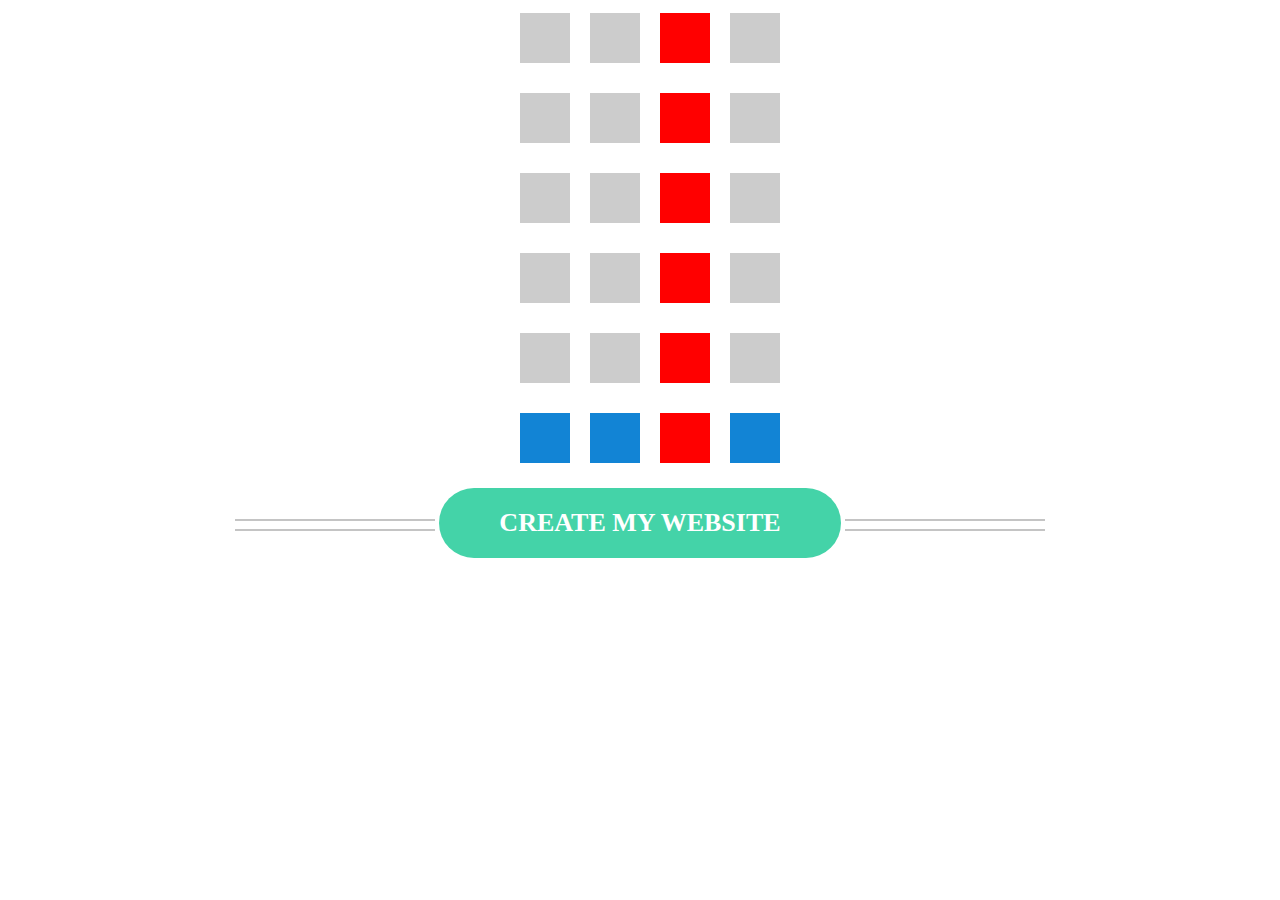
<file: HW8/index.html>
<!DOCTYPE html>
<html lang="en">

<head>
    <meta charset="UTF-8">
    <meta http-equiv="X-UA-Compatible" content="IE=edge">
    <meta name="viewport" content="width=device-width, initial-scale=1.0">
    <link rel="stylesheet" href="style.css">
    <title>Document</title>
</head>

<body>
    <div class="wrapper">
        <div></div>
        <div></div>
        <div></div>
        <div></div>
        <div></div>
        <div></div>
        <div></div>
        <div></div>
        <div></div>
        <div></div>
        <div></div>
        <div></div>
        <div></div>
        <div></div>
        <div></div>
        <div></div>
        <div></div>
        <div></div>
        <div></div>
        <div></div>
        <div></div>
        <div></div>
        <div></div>
        <div></div>
    </div>
    <div class="btn">
        <a href="#">Create My Website</a>
    </div>
</body>

</html>
</file>
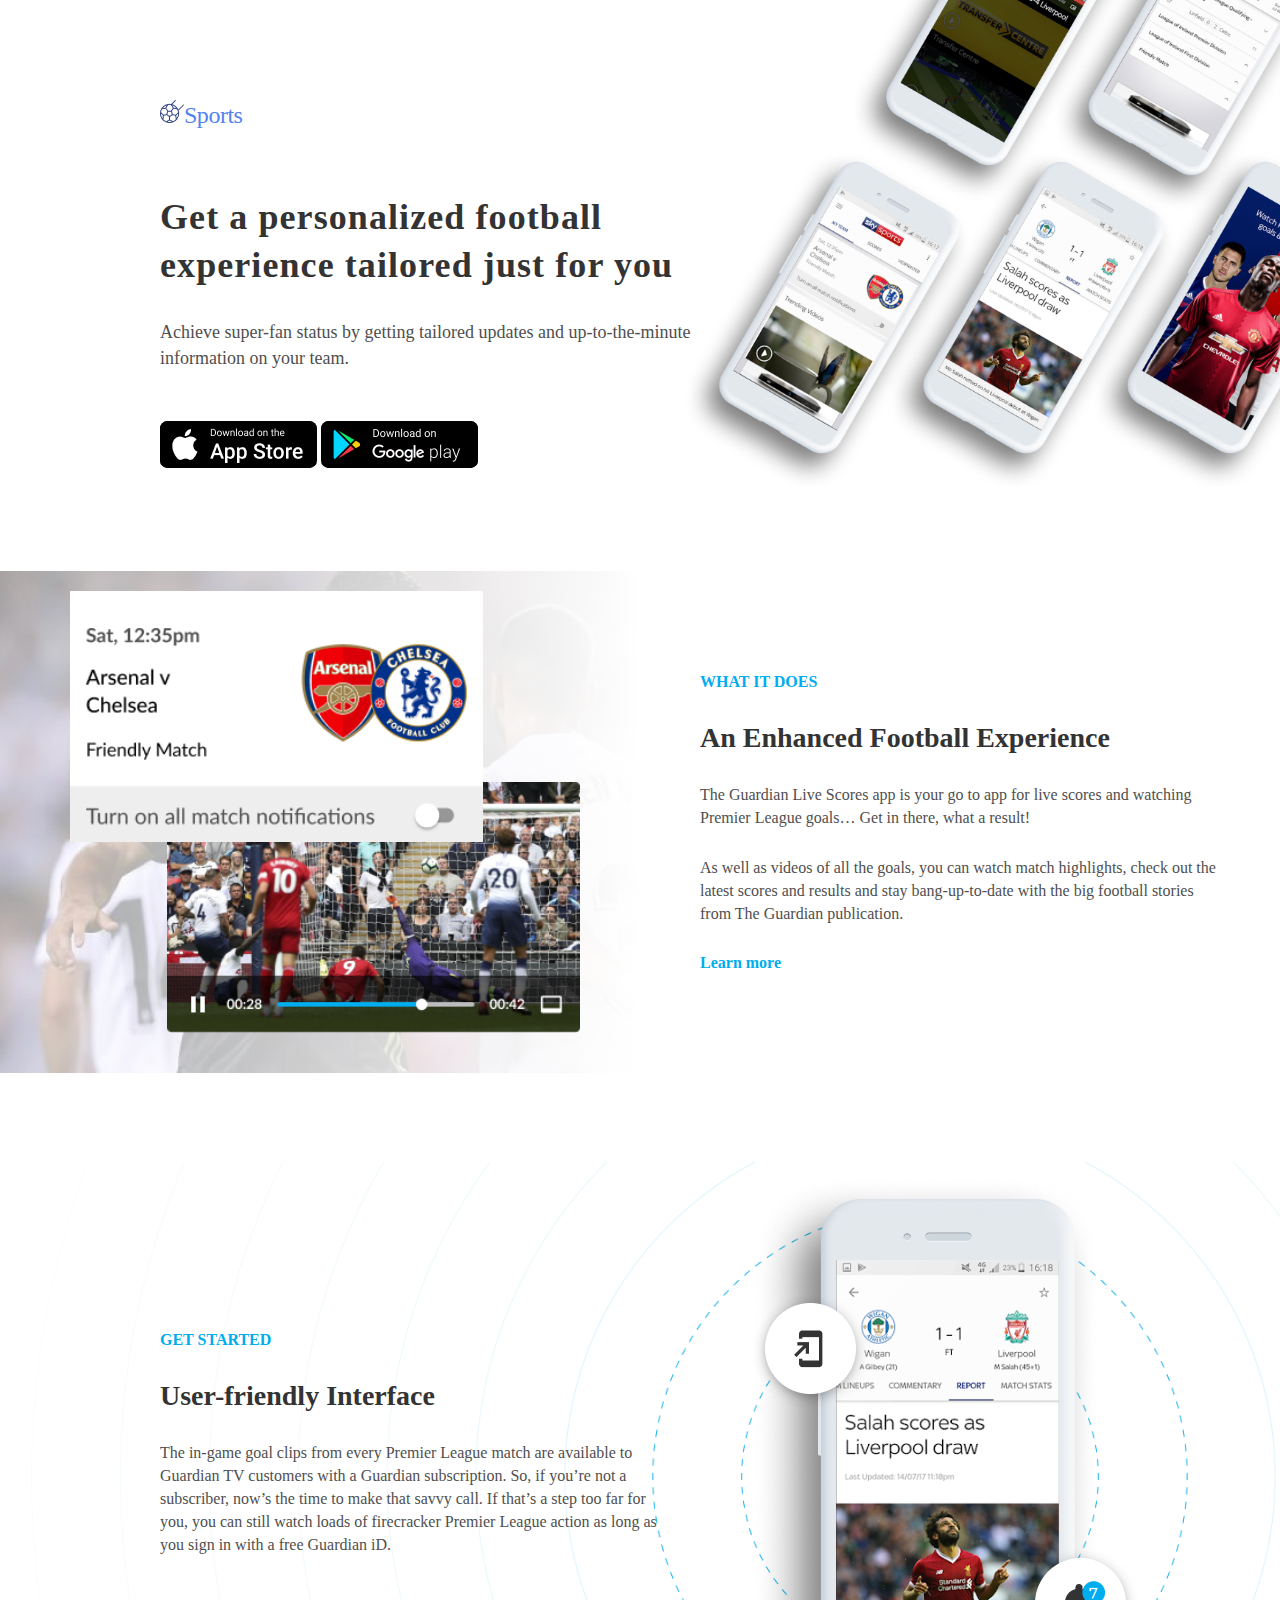
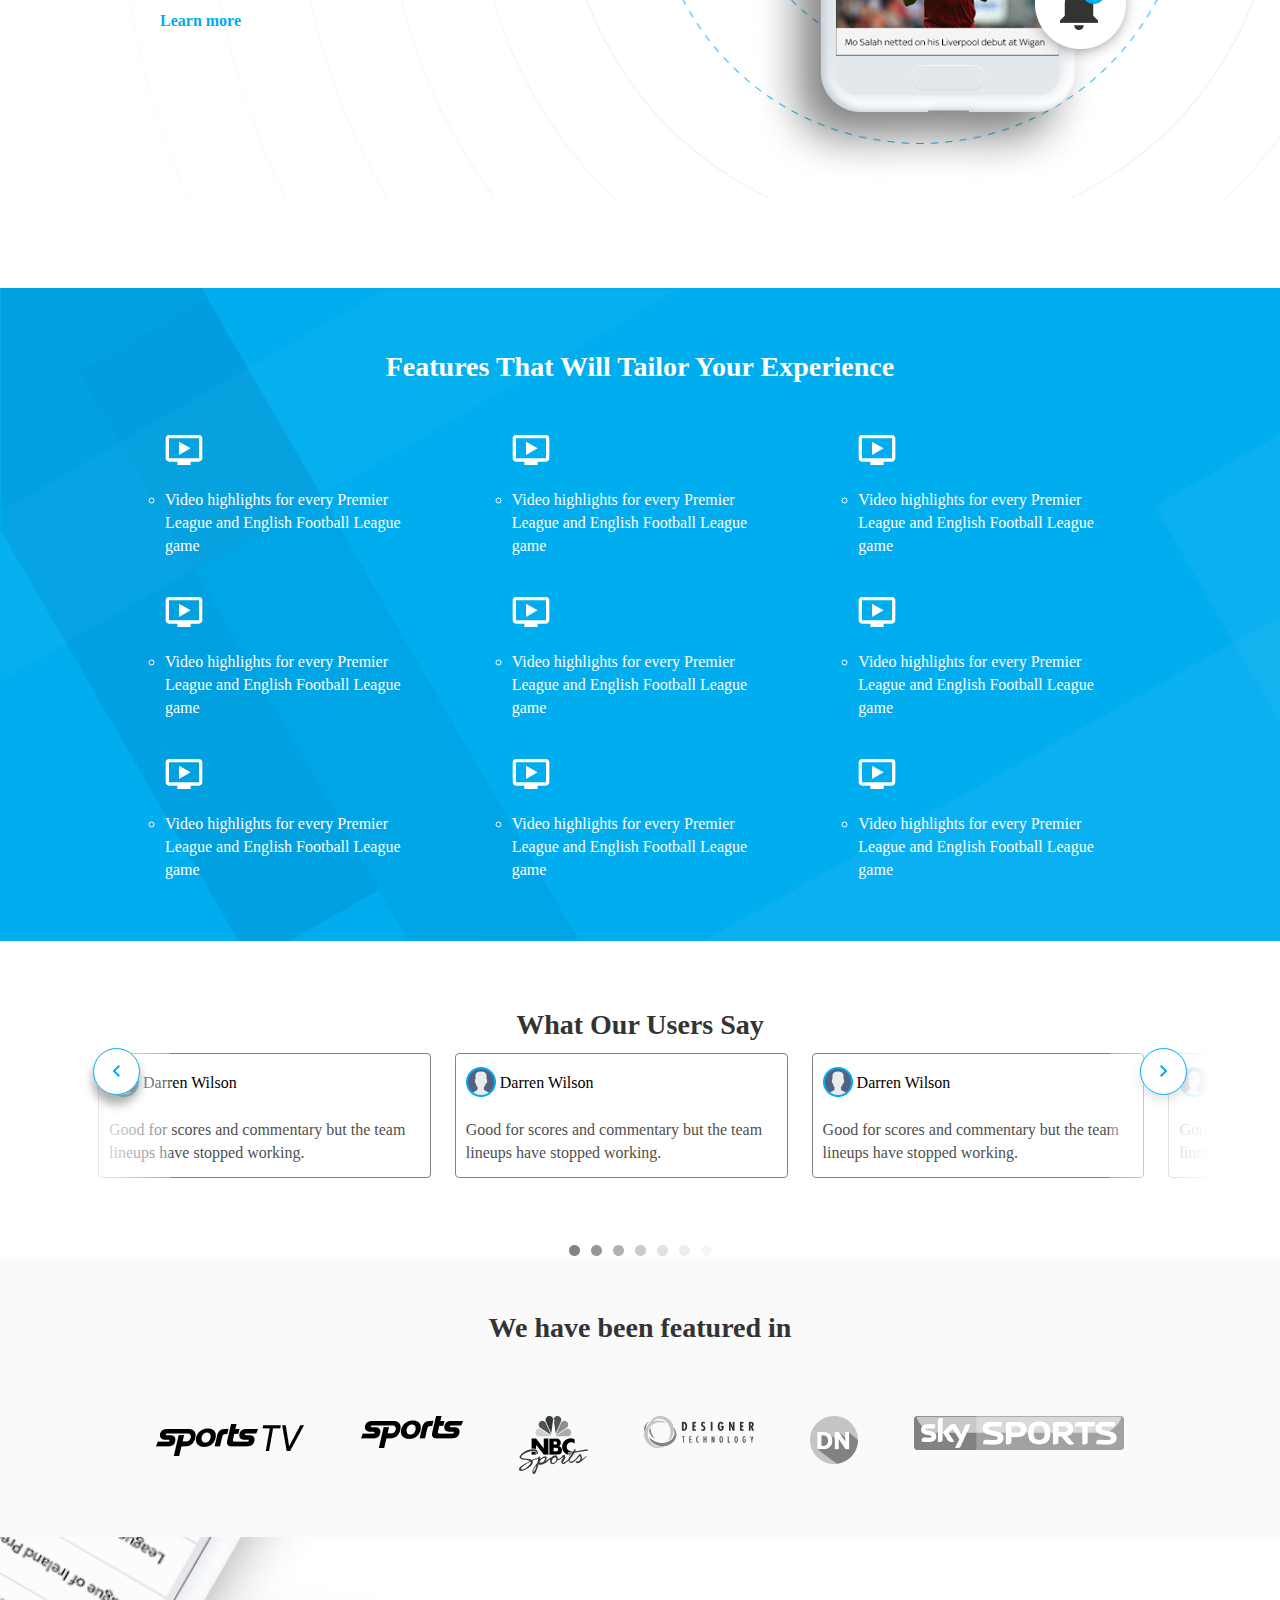
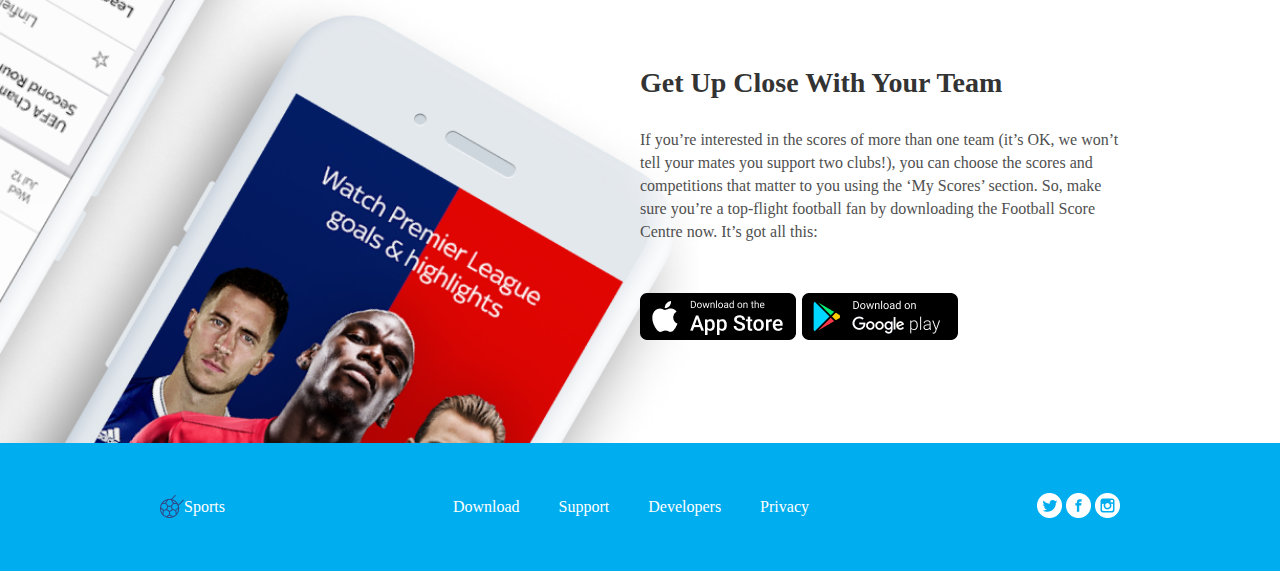
<file: HW9/index.html>
<!DOCTYPE html>
<html lang="en">

<head>
    <meta charset="UTF-8">
    <meta http-equiv="X-UA-Compatible" content="IE=edge">
    <meta name="viewport" content="width=device-width, initial-scale=1.0">
    <link rel="stylesheet" href="reset.css">
    <link rel="stylesheet" href="style.css">
    <title>Document</title>
</head>

<body>

    <header>
        <div class="block1">
            <div class="div1">
                <img src="./image.css/bool.png" alt="bool"><a href="#">Sports</a>
            </div>

            <div class="div2">
                <h2>Get a personalized football experience tailored just for you</h2>
                <p>
                    Achieve super-fan status by getting tailored updates and up-to-the-minute information on your team.
                </p>

                <div class="link">
                    <img src="./image.css/Apple Store.png" alt="Apple">
                    <a href="#"></a>
                    <img src="./image.css/Google Play.png" alt="Google">
                    <a href="#"></a>
                </div>


            </div>


            <div class="div3">
            </div>
        </div>
    </header>


    <main>
        <div class="block2">

            <div class="right">
                <div class="send">
                    <a href="WHAT IT DOES">WHAT IT DOES</a>
                </div>
                <h2>An Enhanced Football Experience</h2>
                <p> The Guardian Live Scores app is your go to app for live scores and watching Premier League goals… Get in there, what a result!</p>
                <p>As well as videos of all the goals, you can watch match highlights, check out the latest scores and results and stay bang-up-to-date with the big football stories from The Guardian publication.</p>

                <a class="learn-more" href="Learn more">Learn more</a>
            </div>

            <div class="left">
                <div class="fc">
                    <img src="./image.css/SAMPLE01.png" alt="SAMPLE01">
                </div>

                <div class="demo">
                    <img src="./image.css/move.png" alt="move">
                </div>

            </div>
        </div>


        <div class="block3">

            <div class="left item">
                <a class="get" href="#">GET STARTED</a>
                <h2>User-friendly Interface</h2>
                <p>
                    The in-game goal clips from every Premier League match are available to Guardian TV customers with a Guardian subscription. So, if you’re not a subscriber, now’s the time to make that savvy call. If that’s a step too far for you, you can still watch loads
                    of firecracker Premier League action as long as you sign in with a free Guardian iD.
                </p>
                <a class="learn" href="#">Learn more</a>
            </div>



            <div class="right item">
                <div>
                    <img src="./image.css/Group-7.13.png" alt="tel">
                    <img class="phone" src="./image.css/Group-694.2.png" alt="tel">
                    <img class="bell" src="./image.css/Group-694.3.png" alt="tel">
                </div>
            </div>



        </div>

        <div class="block4">
            <h2>Features That Will Tailor Your Experience</h2>
            <div class="flex-wrapper">
                <div class="item">
                    <span class="icon">
                        <svg width="38" height="30" viewBox="0 0 38 30" fill="none" xmlns="http://www.w3.org/2000/svg">
                            <path d="M34.0003 0H4.00033C2.15033 0 0.666992 1.48333 0.666992 3.33333V23.3333C0.666992 25.1667 2.15033 26.6667 4.00033 26.6667H12.3337V30H25.667V26.6667H34.0003C35.8337 26.6667 37.317 25.1667 37.317 23.3333L37.3337 3.33333C37.3337 1.48333 35.8337 0 34.0003 0ZM34.0003 23.3333H4.00033V3.33333H34.0003V23.3333ZM25.667 13.3333L14.0003 20V6.66667L25.667 13.3333Z" fill="#00ADEE"/>
                        </svg>
                    </span>
                    <ul>
                        <li>
                            Video highlights for every Premier League and English Football League game
                        </li>
                    </ul>
                </div>
                <div class="item">
                    <span class="icon">
                        <svg width="38" height="30" viewBox="0 0 38 30" fill="none" xmlns="http://www.w3.org/2000/svg">
                            <path d="M34.0003 0H4.00033C2.15033 0 0.666992 1.48333 0.666992 3.33333V23.3333C0.666992 25.1667 2.15033 26.6667 4.00033 26.6667H12.3337V30H25.667V26.6667H34.0003C35.8337 26.6667 37.317 25.1667 37.317 23.3333L37.3337 3.33333C37.3337 1.48333 35.8337 0 34.0003 0ZM34.0003 23.3333H4.00033V3.33333H34.0003V23.3333ZM25.667 13.3333L14.0003 20V6.66667L25.667 13.3333Z" fill="#00ADEE"/>
                        </svg>
                    </span>
                    <ul>
                        <li>
                            Video highlights for every Premier League and English Football League game
                        </li>
                    </ul>
                </div>
                <div class="item">
                    <span class="icon">
                        <svg width="38" height="30" viewBox="0 0 38 30" fill="none" xmlns="http://www.w3.org/2000/svg">
                            <path d="M34.0003 0H4.00033C2.15033 0 0.666992 1.48333 0.666992 3.33333V23.3333C0.666992 25.1667 2.15033 26.6667 4.00033 26.6667H12.3337V30H25.667V26.6667H34.0003C35.8337 26.6667 37.317 25.1667 37.317 23.3333L37.3337 3.33333C37.3337 1.48333 35.8337 0 34.0003 0ZM34.0003 23.3333H4.00033V3.33333H34.0003V23.3333ZM25.667 13.3333L14.0003 20V6.66667L25.667 13.3333Z" fill="#00ADEE"/>
                        </svg>
                    </span>
                    <ul>
                        <li>
                            Video highlights for every Premier League and English Football League game
                        </li>
                    </ul>
                </div>
                <div class="item">
                    <span class="icon">
                        <svg width="38" height="30" viewBox="0 0 38 30" fill="none" xmlns="http://www.w3.org/2000/svg">
                            <path d="M34.0003 0H4.00033C2.15033 0 0.666992 1.48333 0.666992 3.33333V23.3333C0.666992 25.1667 2.15033 26.6667 4.00033 26.6667H12.3337V30H25.667V26.6667H34.0003C35.8337 26.6667 37.317 25.1667 37.317 23.3333L37.3337 3.33333C37.3337 1.48333 35.8337 0 34.0003 0ZM34.0003 23.3333H4.00033V3.33333H34.0003V23.3333ZM25.667 13.3333L14.0003 20V6.66667L25.667 13.3333Z" fill="#00ADEE"/>
                        </svg>
                    </span>
                    <ul>
                        <li>
                            Video highlights for every Premier League and English Football League game
                        </li>
                    </ul>
                </div>
                <div class="item">
                    <span class="icon">
                        <svg width="38" height="30" viewBox="0 0 38 30" fill="none" xmlns="http://www.w3.org/2000/svg">
                            <path d="M34.0003 0H4.00033C2.15033 0 0.666992 1.48333 0.666992 3.33333V23.3333C0.666992 25.1667 2.15033 26.6667 4.00033 26.6667H12.3337V30H25.667V26.6667H34.0003C35.8337 26.6667 37.317 25.1667 37.317 23.3333L37.3337 3.33333C37.3337 1.48333 35.8337 0 34.0003 0ZM34.0003 23.3333H4.00033V3.33333H34.0003V23.3333ZM25.667 13.3333L14.0003 20V6.66667L25.667 13.3333Z" fill="#00ADEE"/>
                        </svg>
                    </span>
                    <ul>
                        <li>
                            Video highlights for every Premier League and English Football League game
                        </li>
                    </ul>
                </div>
                <div class="item">
                    <span class="icon">
                        <svg width="38" height="30" viewBox="0 0 38 30" fill="none" xmlns="http://www.w3.org/2000/svg">
                            <path d="M34.0003 0H4.00033C2.15033 0 0.666992 1.48333 0.666992 3.33333V23.3333C0.666992 25.1667 2.15033 26.6667 4.00033 26.6667H12.3337V30H25.667V26.6667H34.0003C35.8337 26.6667 37.317 25.1667 37.317 23.3333L37.3337 3.33333C37.3337 1.48333 35.8337 0 34.0003 0ZM34.0003 23.3333H4.00033V3.33333H34.0003V23.3333ZM25.667 13.3333L14.0003 20V6.66667L25.667 13.3333Z" fill="#00ADEE"/>
                        </svg>
                    </span>
                    <ul>
                        <li>
                            Video highlights for every Premier League and English Football League game
                        </li>
                    </ul>
                </div>
                <div class="item">
                    <span class="icon">
                        <svg width="38" height="30" viewBox="0 0 38 30" fill="none" xmlns="http://www.w3.org/2000/svg">
                            <path d="M34.0003 0H4.00033C2.15033 0 0.666992 1.48333 0.666992 3.33333V23.3333C0.666992 25.1667 2.15033 26.6667 4.00033 26.6667H12.3337V30H25.667V26.6667H34.0003C35.8337 26.6667 37.317 25.1667 37.317 23.3333L37.3337 3.33333C37.3337 1.48333 35.8337 0 34.0003 0ZM34.0003 23.3333H4.00033V3.33333H34.0003V23.3333ZM25.667 13.3333L14.0003 20V6.66667L25.667 13.3333Z" fill="#00ADEE"/>
                        </svg>
                    </span>
                    <ul>
                        <li>
                            Video highlights for every Premier League and English Football League game
                        </li>
                    </ul>
                </div>
                <div class="item">
                    <span class="icon">
                        <svg width="38" height="30" viewBox="0 0 38 30" fill="none" xmlns="http://www.w3.org/2000/svg">
                            <path d="M34.0003 0H4.00033C2.15033 0 0.666992 1.48333 0.666992 3.33333V23.3333C0.666992 25.1667 2.15033 26.6667 4.00033 26.6667H12.3337V30H25.667V26.6667H34.0003C35.8337 26.6667 37.317 25.1667 37.317 23.3333L37.3337 3.33333C37.3337 1.48333 35.8337 0 34.0003 0ZM34.0003 23.3333H4.00033V3.33333H34.0003V23.3333ZM25.667 13.3333L14.0003 20V6.66667L25.667 13.3333Z" fill="#00ADEE"/>
                        </svg>
                    </span>
                    <ul>
                        <li>
                            Video highlights for every Premier League and English Football League game
                        </li>
                    </ul>
                </div>
                <div class="item">
                    <span class="icon">
                        <svg width="38" height="30" viewBox="0 0 38 30" fill="none" xmlns="http://www.w3.org/2000/svg">
                            <path d="M34.0003 0H4.00033C2.15033 0 0.666992 1.48333 0.666992 3.33333V23.3333C0.666992 25.1667 2.15033 26.6667 4.00033 26.6667H12.3337V30H25.667V26.6667H34.0003C35.8337 26.6667 37.317 25.1667 37.317 23.3333L37.3337 3.33333C37.3337 1.48333 35.8337 0 34.0003 0ZM34.0003 23.3333H4.00033V3.33333H34.0003V23.3333ZM25.667 13.3333L14.0003 20V6.66667L25.667 13.3333Z" fill="#00ADEE"/>
                        </svg>
                    </span>
                    <ul>
                        <li>
                            Video highlights for every Premier League and English Football League game
                        </li>
                    </ul>
                </div>

            </div>
        </div>

        <div class="block5">
            <h2>What Our Users Say</h2>
            <div class="slider">
                <div class="slider-wrapper">

                    <div class="slider-content">
                        <div class="window">
                            <div>
                                <div class="avatar"><img src="./image.css/Ellipse.png" alt=""></div>
                                <div class="user-name">Darren Wilson</div>
                                <div class="user-comment">
                                    <p>Good for scores and commentary but the team lineups have stopped working.</p>
                                </div>
                            </div>
                        </div>
                        <div class="window">
                            <div>
                                <div class="avatar"><img src="./image.css/Ellipse.png" alt=""></div>
                                <div class="user-name">Darren Wilson</div>
                                <div class="user-comment">
                                    <p>Good for scores and commentary but the team lineups have stopped working.</p>
                                </div>
                            </div>
                        </div>
                        <div class="window">
                            <div>
                                <div class="avatar"><img src="./image.css/Ellipse.png" alt=""></div>
                                <div class="user-name">Darren Wilson</div>
                                <div class="user-comment">
                                    <p>Good for scores and commentary but the team lineups have stopped working.</p>
                                </div>
                            </div>
                        </div>
                        <div class="window">
                            <div>
                                <div class="avatar"><img src="./image.css/Ellipse.png" alt=""></div>
                                <div class="user-name">Darren Wilson</div>
                                <div class="user-comment">
                                    <p>Good for scores and commentary but the team lineups have stopped working.</p>
                                </div>
                            </div>
                        </div>
                        <div class="window">
                            <div>
                                <div class="avatar"><img src="./image.css/Ellipse.png" alt=""></div>
                                <div class="user-name">Darren Wilson</div>
                                <div class="user-comment">
                                    <p>Good for scores and commentary but the team lineups have stopped working.</p>
                                </div>
                            </div>
                        </div>
                    </div>

                    <div class="next">
                        <svg width="67" height="67" viewBox="0 0 67 67" fill="none" xmlns="http://www.w3.org/2000/svg">
                            <g filter="url(#filter0_d_32_51)">
                            <circle cx="33.5" cy="28.5" r="23.5" fill="white"/>
                            <circle cx="33.5" cy="28.5" r="23" stroke="#00ADEE"/>
                            </g>
                            <path fill-rule="evenodd" clip-rule="evenodd" d="M31.4 22L30 23.4L34.6 28L30 32.6L31.4 34L37.4 28L31.4 22Z" fill="#00ADEE"/>
                            <defs>
                            <filter id="filter0_d_32_51" x="0" y="0" width="67" height="67" filterUnits="userSpaceOnUse" color-interpolation-filters="sRGB">
                            <feFlood flood-opacity="0" result="BackgroundImageFix"/>
                            <feColorMatrix in="SourceAlpha" type="matrix" values="0 0 0 0 0 0 0 0 0 0 0 0 0 0 0 0 0 0 127 0" result="hardAlpha"/>
                            <feOffset dy="5"/>
                            <feGaussianBlur stdDeviation="5"/>
                            <feColorMatrix type="matrix" values="0 0 0 0 0 0 0 0 0 0 0 0 0 0 0 0 0 0 0.1 0"/>
                            <feBlend mode="normal" in2="BackgroundImageFix" result="effect1_dropShadow_32_51"/>
                            <feBlend mode="normal" in="SourceGraphic" in2="effect1_dropShadow_32_51" result="shape"/>
                            </filter>
                            </defs>
                            </svg>
                    </div>
                    <div class="prev">
                        <svg width="67" height="72" viewBox="0 0 67 72" fill="none" xmlns="http://www.w3.org/2000/svg">
                            <g filter="url(#filter0_dd_32_80)">
                            <circle r="23.5" transform="matrix(-1 0 0 1 33.5 28.5)" fill="white"/>
                            <circle r="23" transform="matrix(-1 0 0 1 33.5 28.5)" stroke="#00ADEE"/>
                            </g>
                            <path fill-rule="evenodd" clip-rule="evenodd" d="M35.6 22L37 23.4L32.4 28L37 32.6L35.6 34L29.6 28L35.6 22Z" fill="#00ADEE"/>
                            <defs>
                            <filter id="filter0_dd_32_80" x="0" y="0" width="67" height="72" filterUnits="userSpaceOnUse" color-interpolation-filters="sRGB">
                            <feFlood flood-opacity="0" result="BackgroundImageFix"/>
                            <feColorMatrix in="SourceAlpha" type="matrix" values="0 0 0 0 0 0 0 0 0 0 0 0 0 0 0 0 0 0 127 0" result="hardAlpha"/>
                            <feOffset dy="5"/>
                            <feGaussianBlur stdDeviation="5"/>
                            <feColorMatrix type="matrix" values="0 0 0 0 0 0 0 0 0 0 0 0 0 0 0 0 0 0 0.1 0"/>
                            <feBlend mode="normal" in2="BackgroundImageFix" result="effect1_dropShadow_32_80"/>
                            <feColorMatrix in="SourceAlpha" type="matrix" values="0 0 0 0 0 0 0 0 0 0 0 0 0 0 0 0 0 0 127 0" result="hardAlpha"/>
                            <feOffset dy="10"/>
                            <feGaussianBlur stdDeviation="5"/>
                            <feColorMatrix type="matrix" values="0 0 0 0 0 0 0 0 0 0 0 0 0 0 0 0 0 0 0.25 0"/>
                            <feBlend mode="normal" in2="effect1_dropShadow_32_80" result="effect2_dropShadow_32_80"/>
                            <feBlend mode="normal" in="SourceGraphic" in2="effect2_dropShadow_32_80" result="shape"/>
                            </filter>
                            </defs>
                            </svg>

                    </div>
                    <div class="pagination">
                        <img src="./image.css/Group-715.png" alt="bl">
                    </div>

                </div>
            </div>
        </div>

        <div class="block6">
            <h2>We have been featured in</h2>
            <div class="name">
                <ul>
                    <li>
                        <a href="#"></a><img src="./image.css/Grouptv.png" alt=""></li>
                    <li>
                        <a href="#"></a><img src="./image.css/sports.png" alt=""></li>
                    <li>
                        <a href="#"></a><img src="./image.css/nbs.png" alt=""></li>
                    <li>
                        <a href="#"></a><img src="./image.css/desinger.png" alt=""></li>
                    <li>
                        <a href="#"></a><img src="./image.css/dn.png" alt=""></li>
                    <li>
                        <a href="#"></a><img src="./image.css/sky-sports-1.png" alt=""></li>
                </ul>
            </div>
        </div>


        <div class="block7">
            <div class="div1">
                <h2>Get Up Close With Your Team</h2>
                <p>
                    If you’re interested in the scores of more than one team (it’s OK, we won’t tell your mates you support two clubs!), you can choose the scores and competitions that matter to you using the ‘My Scores’ section. So, make sure you’re a top-flight football
                    fan by downloading the Football Score Centre now. It’s got all this:
                </p>

                <div class="link">
                    <img src="./image.css/Apple Store.png" alt="Apple">
                    <a href="#"></a>
                    <img src="./image.css/Google Play.png" alt="Google">
                    <a href="#"></a>
                </div>

            </div>

            <div class="div2">
            </div>
        </div>


    </main>





    <footer>
        <div class="footer flex-wrapper">
            <div class="logo flex-item"> <img src="./image.css/bool.png" alt="bool"><a href="#">Sports</a></div>
            <div class="menu flex-item">
                <ul>
                    <li><a href="#">Download</a></li>
                    <li><a href="#">Support</a></li>
                    <li><a href="#">Developers</a></li>
                    <li><a href="#">Privacy</a></li>
                </ul>
            </div>
            <div class="sm-flex-item">
                <ul>
                    <li>
                        <a href="#"></a><img src="./image.css/twitter 2.png" alt=""></li>
                    <li>
                        <a href="#"></a><img src="./image.css/facebook 2.png" alt=""></li>
                    <li>
                        <a href="#"></a><img src="./image.css/instagram 2.png" alt=""></li>
                </ul>
            </div>
        </div>
    </footer>






</body>

</html>
</file>
<file: style.css>
body {
    font-family: 'Tiro Bangla', serif;
    padding: 30px 50px;
}

header {
    text-align: left;
    border-image-width: auto;
}

main {
    text-align: left;
}

footer {
    text-align: left;
}

.list {
    text-align: left;
}

.title {
    text-align: left;
}
</file>
<file: HW10/style.css>
body {
    margin: 0;
    height: 100vh;
    background-color: rgb(240, 240, 166);
}

.jedi {
    width: 50px;
    margin: auto;
    transition: 1s;
    cursor: pointer;
}

.jedi span {
    display: block;
    height: 3px;
    background: black;
    margin: 3px 0;
    box-sizing: border-box;
    position: relative;
    transition: 1s;
}

.jedi span::before,
.jedi span::after {
    transition: 1s;
}


/* .jedi span:nth-child(1)::before {
    content: " ";
    width: 15%;
    display: inline-block;
    height: 100%;
    background: #999;
    left: 0;
    position: absolute;
}

.jedi span:nth-child(1)::after {
    content: " ";
    width: 80%;
    display: inline-block;
    height: 100%;
    background: #999;
    right: 0;
    position: absolute;
}

.jedi span:nth-child(2)::before {
    content: " ";
    width: 80%;
    display: inline-block;
    height: 100%;
    background: #999;
    left: 0;
    position: absolute;
}

.jedi span:nth-child(2)::after {
    content: " ";
    width: 15%;
    display: inline-block;
    height: 100%;
    background: #999;
    right: 0;
    position: absolute;
}

.jedi span:nth-child(3)::before {
    content: " ";
    width: 15%;
    display: inline-block;
    height: 100%;
    background: #999;
    left: 0;
    position: absolute;
}

.jedi span:nth-child(3)::after {
    content: " ";
    width: 80%;
    display: inline-block;
    height: 100%;
    background: #999;
    right: 0;
    position: absolute;
} */

.jedi span:nth-child(1)::before {
    content: " ";
    width: 15%;
    display: inline-block;
    height: 100%;
    background: #999;
    left: 0;
    position: absolute;
}

.jedi span:nth-child(1)::after {
    content: " ";
    width: 80%;
    display: inline-block;
    height: 100%;
    background: #999;
    right: 0;
    position: absolute;
}

.jedi span:nth-child(2)::before {
    content: " ";
    width: 80%;
    display: inline-block;
    height: 100%;
    background: #999;
    left: 0;
    position: absolute;
}

.jedi span:nth-child(2)::after {
    content: " ";
    width: 15%;
    display: inline-block;
    height: 100%;
    background: #999;
    right: 0;
    position: absolute;
}

.jedi span:nth-child(3)::before {
    content: " ";
    width: 15%;
    display: inline-block;
    height: 100%;
    background: #999;
    left: 0;
    position: absolute;
}

.jedi span:nth-child(3)::after {
    content: " ";
    width: 80%;
    display: inline-block;
    height: 100%;
    background: #999;
    right: 0;
    position: absolute;
}


/* перебиваємо стилі */

.jedi:hover span:nth-child(1) {
    margin-bottom: 20px;
}

.jedi:hover span:nth-child(1)::before {
    background-color: #333;
}

.jedi:hover span:nth-child(1)::after {
    background-color: #333;
}

.jedi:hover span:nth-child(2) {
    transform: rotate(30deg);
}

.jedi:hover span:nth-child(2)::before {
    background-color: rgb(233, 201, 201);
}

.jedi:hover span:nth-child(2)::after {
    background-color: rgb(233, 201, 201);
}

.jedi:hover span:nth-child(3) {
    transform: rotate(-30deg);
}

.jedi:hover span:nth-child(3)::before {
    background-color: rgb(206, 233, 201);
}

.jedi:hover span:nth-child(3)::after {
    background-color: rgb(206, 233, 201);
}

.pendulum {
    display: flex;
    font-size: 17px;
    justify-content: space-between;
    width: 18em;
    margin: auto;
    margin-top: 200px;
}

.pendulum span {
    position: relative;
    height: 10em;
    transform-origin: top;
}

.pendulum span::before {
    content: '';
    position: absolute;
    bottom: 0;
    background-color: red;
    width: 3em;
    height: 3em;
    border-radius: 50%;
    left: -1.5em;
}

.pendulum span:first-child {
    animation: move 1s ease-in infinite;
    --direction: 1;
}

.pendulum span:last-child {
    animation: move 1s ease-out infinite;
    animation-delay: 0.5s;
    --direction: -1;
}

@keyframes move {
    0% {
        transform: rotate(0deg);
    }
    25% {
        transform: rotate(calc(60deg * var(--direction)));
    }
    50%,
    100% {
        transform: rotate(0deg);
    }
}

.pendulum span:first-child::before {
    background: linear-gradient(90deg, rgba(0, 8, 91, 1) 0%, rgba(53, 9, 81, 1) 100%);
}

.pendulum span:nth-child(2)::before {
    background: linear-gradient(90deg, rgba(53, 9, 81, 1) 0%, rgba(95, 10, 73, 1) 100%);
}

.pendulum span:nth-child(3)::before {
    background: linear-gradient(90deg, rgba(95, 10, 73, 1) 0%, rgba(125, 11, 67, 1) 100%);
}

.pendulum span:nth-child(4)::before {
    background: linear-gradient(90deg, rgba(125, 11, 67, 1) 0%, rgba(156, 8, 51, 1) 100%);
}

.pendulum span:nth-child(5)::before {
    background-color: rgb(125, 21, 31);
    background: linear-gradient(90deg, rgba(156, 8, 51, 1) 0%, rgba(192, 5, 32, 1) 100%);
}

.pendulum span:nth-child(6)::before {
    background-color: rgb(125, 21, 31);
    background: linear-gradient(90deg, rgba(192, 5, 32, 1) 0%, rgba(224, 3, 16, 1) 100%);
}

.pendulum span:nth-child(7)::before {
    background-color: rgb(125, 21, 31);
    background: linear-gradient(90deg, rgba(224, 3, 16, 1) 0%, rgba(255, 0, 0, 1) 100%);
}
</file>
<file: HW11/style.css>
body {
    position: relative;
    background: #FAFAFA;
}

.navbar {
    border-bottom: 1px solid #DBDBDB;
    /* background: #DBDBDB; */
}

.navbar>img {
    margin-left: 100px;
}

.icon a {
    margin-right: 22px;
}

.post {
    margin-right: 64px;
}

.parent img {
    width: 100%;
    height: auto;
}

.parent .row>div {
    margin-top: 14px;
}

.btn {
    background: #4094EF;
    border-radius: 3px;
}

.check-list li {
    list-style-type: none;
    display: inline-block;
    margin-right: 35px;
    margin-top: 24px;
}

.h2 {
    /* padding: 26px; */
    padding: 0px;
}

.check-list ul {
    padding: 0px;
}

.stories a {
    display: inline-block;
    width: 80px;
    text-align: center;
    text-decoration: none;
    margin-right: 40px;
    color: #262626;
}

.stories a img {
    border: 1px solid #DBDBDB;
    display: block;
    box-sizing: border-box;
    padding: 2px;
    width: 100%;
    height: auto;
    border-radius: 50%;
}

.top {
    margin-top: 30px;
}

.solid {
    border-top: 1px solid #DBDBDB;
}

.post.active {
    border-top: 1px solid #000;
    padding-top: 15px;
}
</file>
<file: HW12/styles.css>
h2 {
    font-family: "Roboto";
    font-style: normal;
    font-weight: 500;
    font-size: 50px;
    line-height: 66px;
    letter-spacing: 1px;
    color: #091133;
}

img {
    width: 100%;
    height: auto;
}

.btn {
    background: #111B47;
    border-radius: 2px;
    color: #FFFFFF;
    font-family: "Roboto";
    font-style: normal;
    font-weight: 500;
    font-size: 12px;
    line-height: 18px;
    min-width: 160px;
    padding: 4px 20px;
    box-sizing: border-box;
}

.btn.white {
    background: #FFFFFF;
    color: #111B47;
    border: 1px solid #111B47;
    padding: 2px 18px;
}

.header {
    background-image: url("./image.css/Path-1.png");
    background-repeat: no-repeat;
    background-size: auto 100%;
    background-position: right;
}

.header .nav {
    display: flex;
    justify-content: space-between;
}

.header .nav.conteiner-md {
    padding: 18px 15px;
}

.header .nav a {
    font-family: "Roboto";
    font-style: normal;
    font-weight: 400;
    font-size: 14px;
    line-height: 24px;
    color: #505F98;
}

.header .nav .left-nav a {
    text-decoration: none;
    margin-left: 60px;
}

.header .nav .left-nav a:first-child {
    margin-left: 0;
}

.header .center-nav .Landie {
    text-decoration: none;
    font-family: "Roboto";
    font-style: normal;
    font-weight: 900;
    font-size: 26px;
    line-height: 38px;
    color: #37447E;
}

.header .info {
    display: flex;
    justify-content: space-between;
}

.header .info>div {
    flex: 1;
}

.Landie {
    font-family: "Roboto";
    font-style: normal;
    font-weight: 900;
    font-size: 26px;
    line-height: 38px;
    color: #37447E;
}

.right-nav a {
    text-decoration: none;
    margin-right: 300px;
}

img.group-1 {
    float: right;
    width: 100%;
    height: auto;
}

.info .left-bar {
    margin-top: 300px;
    margin-left: 160px;
}

.info .btn {
    margin-top: 70px;
}

.info h2 {
    font-style: normal;
    font-weight: 500;
    font-size: 50px;
    line-height: 66px;
    letter-spacing: 1px;
    color: #091133;
}

.info p {
    font-family: "Roboto";
    font-style: normal;
    font-weight: 400;
    font-size: 18px;
    line-height: 30px;
    color: #6F7CB2;
}

.girl-1 p {
    font-family: "Roboto";
    font-style: normal;
    font-weight: 400;
    font-size: 16px;
    line-height: 26px;
    color: #6F7CB2;
}

.girl-1 .left-bar1 .df {
    margin-top: 80px;
}

.girl-1 .left-bar1 .title img {
    width: auto;
}

.girl-1 .left-bar1 .title p {
    font-family: "Roboto";
    font-style: normal;
    font-weight: 400;
    font-size: 12px;
    line-height: 18px;
    color: #5D6970;
}

.girl p {
    font-family: "Roboto";
    font-style: normal;
    font-weight: 400;
    font-size: 16px;
    line-height: 26px;
    color: #6F7CB2;
}

.girl .btn {
    margin-top: 40px;
}

.conteiner-md {
    width: 1340px;
    margin: auto;
    padding: 100px 15px;
    box-sizing: border-box;
}

.df {
    display: flex;
    align-items: center;
    align-content: stretch;
    justify-content: space-between;
}

.df>* {
    flex: 1;
}

.footer {
    background: no-repeat;
    background-image: url(./image.css/Rectangle-3.png);
    background-position: center;
    background-size: cover;
    border-top: 1px solid transparent;
}

.footer a {
    text-decoration: none;
}

.footer .price {
    text-align: center;
    width: 600px;
    margin: auto;
    margin-top: 230px;
}

.footer .price p {
    font-family: "Roboto";
    font-style: normal;
    font-weight: 400;
    font-size: 16px;
    line-height: 26px;
    color: #6F7CB2;
}

.footer .price .dolars {
    margin-top: 35px;
}

.footer .price .see-one-price {
    margin-top: 60px;
}

.footer .price .btn {
    margin-top: 8px;
}

.footer .footer-nav {
    background-image: url(./image.css/Rectangle-4.png);
    margin-top: 172px;
}

.footer .top {
    display: flex;
    justify-content: space-between;
    padding-bottom: 47px;
}

.footer .top .Landie {
    text-decoration: none;
}

.footer .solid {
    border-bottom: 1px solid #CDD1D4;
}

.footer .down {
    display: flex;
    justify-content: space-between;
    padding-top: 20px;
}

.footer .logo svg {
    margin-right: 34px;
}

@media screen and (max-width: 1400px) {
    .conteiner-md {
        width: 1140px;
    }
}

@media screen and (max-width: 1200px) {
    .conteiner-md {
        width: 960px;
    }
}

@media screen and (max-width: 992px) {
    .conteiner-md {
        width: 740px;
    }
}

@media screen and (max-width: 768px) {
    p,
    h2,
    .girl,
    .girl-1 {
        text-align: center;
    }
    .conteiner-md {
        width: 100%;
    }
    .df,
    .info {
        flex-direction: column;
    }
    .df .left-bar,
    .info .left-bar {
        margin-left: 0;
        text-align: center;
    }
}


/*# sourceMappingURL=styles.css.map */
</file>
<file: HW2/style.css>
body {
    font-family: 'Tiro Bangla', serif;
    padding: 30px 250px;
}

header {
    text-align: left;
    border-image-width: auto;
}

main {
    text-align: left;
}

footer {
    text-align: left;
}

.list {
    text-align: left;
}

.title {
    text-align: left;
}
</file>
<file: HW4/style.css>
.box,
.box2,
.box3 {
    padding: 95px 165px;
    display: flex;
    flex-direction: row;
    align-content: center;
    justify-content: space-between;
}

.box {
    background: #ED4C5C;
}

.box2 {
    background: #ffffff;
}

.box>div {
    width: 45%;
}

.box .slider img {
    width: 100%;
    height: auto;
}

.box .content .icons {
    color: #FFFFFF;
}

.box .content a {
    text-decoration: none;
    margin: 0px 12px;
}

.box .content a:first-child {
    margin-left: 0px;
}

.box .content a:last-child {
    margin-right: 0px;
}

.box h2 {
    font-family: 'Lato';
    font-style: normal;
    font-weight: 600;
    font-size: 36px;
    line-height: 43px;
    color: #FFFFFF;
    display: flex;
    justify-content: center;
    margin-bottom: 24px;
}

.box p {
    font-family: 'Lato';
    font-style: normal;
    font-weight: 400;
    font-size: 14px;
    line-height: 140%;
    text-align: justify;
    color: #FFFFFF;
    margin-bottom: 42px;
}

.box2 .content,
.box2 form {
    width: 45%;
}

.box2 h2 {
    font-family: 'Lato';
    font-style: normal;
    font-weight: 600;
    font-size: 36px;
    line-height: 43px;
    color: #000000;
    margin-bottom: 50px;
}

.box2 p {
    font-family: 'Lato';
    font-style: normal;
    font-weight: 400;
    font-size: 14px;
    line-height: 140%;
    text-align: justify;
    color: #000000;
}

.box2 .input {
    height: 60px;
    width: calc(100% - 6px);
    border: 1px solid #333333;
    border-radius: 6px;
    margin-bottom: 24px;
}

.box2 select {
    height: 60px;
    width: 100%;
    border: 1px solid #333333;
    border-radius: 6px;
    margin-bottom: 24px;
}

.box2 .first-name,
.box2 .last-name {
    width: 45%;
}

.box2 .input-wrapper {
    display: flex;
    justify-content: space-between;
}

.box2 .button {
    border: 1.5px solid #ED4C5C;
    box-sizing: border-box;
    background: #ED4C5C;
    border-radius: 6px;
    padding: 17px 34px 16px 34px;
    color: #FFFFFF;
    text-transform: uppercase;
}

.box3 {
    background: #FAFAFA;
}

.box3 .address>h2 {
    width: 65px;
    height: 22px;
    left: 166px;
    top: 1130px;
    font-family: 'Lato';
    font-style: normal;
    font-weight: 700;
    font-size: 18px;
    line-height: 22px;
    text-align: center;
    color: #101010;
}

.box3 .address>p {
    width: 254px;
    height: 54px;
    font-family: 'Lato';
    line-height: 150%;
    color: #101010;
}

.box3 .services>h2 {
    height: 22px;
    left: 450px;
    top: 1130px;
    font-family: 'Lato';
    font-style: normal;
    font-weight: 700;
    font-size: 18px;
    line-height: 22px;
    color: #101010;
}

.box3 .services>ul {
    font-family: 'Lato';
    font-style: normal;
    font-weight: 400;
    font-size: 12px;
    line-height: 160%;
    text-transform: capitalize;
    color: #000000;
}

.box3 .Get_In_Touch {
    width: 122px;
    height: 128px;
    left: 734px;
    top: 1130px;
}

.box3 .Get_In_Touch>h2 {
    font-family: 'Lato';
    font-style: normal;
    font-weight: 700;
    font-size: 18px;
    color: #101010;
}

.box3 .Get_In_Touch .img {
    position: absolute;
    width: 66px;
    height: 14px;
    left: 734px;
    top: 1244px;
}
</file>
<file: HW5/style.css>
body {
    background-color: #2C2C2C;
}

body>div {
    border-radius: 10px;
    border: 2px #565656 solid;
    width: 600px;
    margin: auto;
    border-radius: 10px;
}

table {
    border-collapse: collapse;
    color: #fff;
    border-spacing: 0;
    width: 100%;
}

table .table-row {
    border-bottom: 2px solid #565656;
}

table tr td:last-child {
    text-align: right;
    width: 250px;
}

table tr td {
    vertical-align: middle;
    line-height: 40px;
    padding: 5px 10px;
}

table tr td * {
    vertical-align: middle;
}

.table2 tr td:first-child {
    width: 20px;
}

label {
    clear: both;
}

.search-form {
    position: relative;
    width: 240px;
    height: 40px;
    border-radius: 40px;
    background: #444;
}

.search-button {
    text-indent: -999px;
    overflow: hidden;
    width: 40px;
    padding: 0;
    margin: 0;
    border: 1px solid transparent;
    border-radius: inherit;
    background: transparent url("data:image/svg+xml,%3Csvg xmlns='http://www.w3.org/2000/svg' width='16' height='16' class='bi bi-search' viewBox='0 0 16 16'%3E%3Cpath d='M11.742 10.344a6.5 6.5 0 1 0-1.397 1.398h-.001c.03.04.062.078.098.115l3.85 3.85a1 1 0 0 0 1.415-1.414l-3.85-3.85a1.007 1.007 0 0 0-.115-.1zM12 6.5a5.5 5.5 0 1 1-11 0 5.5 5.5 0 0 1 11 0z'%3E%3C/path%3E%3C/svg%3E") no-repeat center;
    cursor: pointer;
    height: 100%;
}

.search-input {
    position: absolute;
    top: 10px;
    left: 38px;
    font-size: 14px;
    background: none;
    color: #5a6674;
    width: 195px;
    height: 20px;
    border: none;
    -webkit-appearance: none;
    -moz-appearance: none;
    appearance: none;
    outline: none;
}


/* checkbox style */


/* https://www.w3schools.com/howto/tryit.asp?filename=tryhow_css_custom_checkbox */


/* The container */

.container {
    display: block;
    position: relative;
    padding-left: 35px;
    margin-bottom: 12px;
    cursor: pointer;
    font-size: 22px;
    -webkit-user-select: none;
    -moz-user-select: none;
    -ms-user-select: none;
    user-select: none;
}


/* Hide the browser's default checkbox */

.container input {
    position: absolute;
    opacity: 0;
    cursor: pointer;
    height: 0;
    width: 0;
}


/* Create a custom checkbox */

.checkmark {
    position: absolute;
    top: -7px;
    left: 0;
    height: 25px;
    width: 25px;
    background-color: #eee;
}


/* On mouse-over, add a grey background color */

.container:hover input~.checkmark {
    background-color: #ccc;
}


/* When the checkbox is checked, add a blue background */

.container input:checked~.checkmark {
    background-color: #2196F3;
}


/* Create the checkmark/indicator (hidden when not checked) */

.checkmark:after {
    content: "";
    position: absolute;
    display: none;
}


/* Show the checkmark when checked */

.container input:checked~.checkmark:after {
    display: block;
}


/* Style the checkmark/indicator */

.container .checkmark:after {
    left: 9px;
    top: 5px;
    width: 5px;
    height: 10px;
    border: solid white;
    border-width: 0 3px 3px 0;
    -webkit-transform: rotate(45deg);
    -ms-transform: rotate(45deg);
    transform: rotate(45deg);
}

.table2 thead .container input:checked~.checkmark:after {
    transform: rotate(90deg);
    border-width: 0 3px 0 0;
}
</file>
<file: HW6/style.css>
html body {
    margin: 0;
    padding: 0;
}

p {
    margin: 0;
    padding: 0;
}

.main {
    padding: 0 240px;
}

.section1 {
    position: relative;
    margin-bottom: 100px;
}

.section1 .header,
.section1 .content {
    position: relative;
    z-index: 2;
}

.girls {
    position: absolute;
    bottom: 0;
    right: 112px;
    max-width: 400px;
    z-index: 1;
}

.section1 .header {
    padding: 0 100px;
    display: flex;
    align-items: center;
    justify-content: space-between;
}

.left {
    display: flex;
    align-items: center;
}

.section1.left img {
    width: 49px;
    height: 35px;
}

.left ul {
    display: flex;
}

.left ul li {
    text-decoration: none;
    list-style: none;
    margin-left: 35px;
}

.right button {
    border-radius: 25px;
    border: none;
    padding: 17px 29px;
}

.right button img {
    vertical-align: middle;
}

.section1 .content h1 {
    max-width: 645px;
    font-weight: 700;
    font-size: 80px;
    line-height: 110%;
    align-items: center;
    color: #212353;
}

.section1 .content p {
    max-width: 380px;
    line-height: 160%;
    color: #4B5D68;
    margin-top: 20px;
}

.section1 .content button {
    margin-top: 20px;
    background: #9C69E2;
    border-radius: 50px;
    border: none;
    padding: 16px 37px;
    color: #fff;
}

.btn {
    border-radius: 50px;
    border: none;
    padding: 16px 37px;
    vertical-align: middle;
}

.btn img {
    vertical-align: middle;
}

.section2 {
    background: rgba(240, 99, 184, 0.15);
    border-radius: 50px;
    display: flex;
    align-items: center;
}

.section2 .girls2 {
    width: 477px;
    height: 504px;
}

.section2 .content {
    margin: auto;
    padding: 0px;
}

.section2 .content h2 {
    font-family: 'Helvetica';
    font-style: normal;
    font-weight: 700;
    font-size: 40px;
    line-height: 130%;
    /* or 52px */
    display: flex;
    align-items: center;
    color: #212353;
}

.section2 .content p {
    line-height: 160%;
    color: #4B5D68;
    font-weight: 500;
    font-size: 18px;
}

.section3 .content {
    display: flex;
    flex-direction: row;
    flex-wrap: wrap;
    justify-content: space-between;
    align-items: stretch;
}

.section3 .content>div {
    width: 45%;
}

.img1 .search {
    max-width: 232px;
    max-height: 211px;
}

.section3 .header {
    text-align: center;
}

.section3 .header p {
    max-width: 600px;
    margin: auto;
}

.section3 .img {
    width: 239px;
    height: 211px;
}

.section3 .text1 {
    width: 50%;
    position: relative;
    height: calc(100% - 30px);
    padding-bottom: 30px;
}

.section3 .content>div {
    display: flex;
    margin-bottom: 130px;
}

.section3 .header p {
    margin-bottom: 145px;
}

.section3 .content p {
    margin-bottom: 20px;
}

.section3 .content a {
    text-decoration: none;
    color: #212353;
    vertical-align: middle;
    font-weight: 900;
    font-size: 16px;
    line-height: 160%;
    position: absolute;
    bottom: 5px;
    left: 0;
}

.section3 .content a::after {
    display: inline-block;
    content: ' ';
    width: 22px;
    height: 16px;
    background-image: url(./image.css/vector-74.png);
    background-repeat: no-repeat;
    background-position: center;
    vertical-align: middle;
}

.section4 {
    background: #9C69E2;
    border-radius: 50px;
    padding: 100px 75px 50px 90px;
}

.section4 .photo {
    background: #FFFFFF;
    box-shadow: 0px 20px 0px rgba(156, 105, 226, 0.3);
    border-radius: 20px;
    padding: 60px 100px;
    display: flex;
}

.section4 .img5 {
    width: 132.42px;
    height: 90px;
    margin-right: 45px;
}

.section4 .slider-content h3 {
    margin: 0;
}

.section4 .slider-content a {
    font-size: 14px;
    line-height: 160%;
    color: #9C69E2;
    text-decoration: none;
}

.section4 .slider-content p {
    margin-top: 20px;
    font-family: 'Avenir';
    font-style: normal;
    font-weight: 400;
    font-size: 18px;
    line-height: 32px;
    color: #4B5D68;
}

.section4 .pagination {
    margin-top: 60px;
}

.section4 .pagination .ellipse {
    float: left;
}

.section4 .pagination .arrow {
    float: right;
}

.slider-arrows2 {
    margin-left: 20px;
}

.section4>h2 {
    font-family: 'Helvetica';
    font-style: normal;
    font-weight: 700;
    font-size: 40px;
    line-height: 130%;
    color: #FFFFFF;
    margin-bottom: 88px;
}

.section5 {
    background: #fff;
    padding: 100px 240px;
}

.nav {
    margin: 10px;
    line-height: 100px;
}

.section5 .head {
    display: flex;
    justify-content: space-between;
    align-items: center;
}

.section5 .head,
.section5 .middle,
.section5 .bottom {
    display: flex;
    justify-content: space-between;
}

.section5 .head .btn1 {
    background: #F063B8;
    color: #FFFFFF;
    display: inline-block;
}

.section5 .head .btn2 {
    background: #FFFFFF;
    box-shadow: 0px 5px 5px rgba(75, 93, 104, 0.1);
    color: #212353;
    display: inline-block;
}

.section5 .info {
    max-width: 370px;
}

.about {
    max-width: 170px;
}

.help {
    max-width: 170px;
}

.sm {
    max-width: 180px;
}

.section5 .head {
    margin-bottom: 150px;
}

.section5 .info .data {
    margin-bottom: 60px;
}

.section5 .info .data img {
    vertical-align: middle;
}

.section5 .info .data h3 {
    display: inline-block;
    margin-left: 20px;
}

.about ul {
    padding: 0;
    list-style: none;
}

.help ul {
    padding: 0;
    list-style: none;
}

.title h2 {
    font-family: 'Helvetica';
    font-style: normal;
    font-weight: 700;
    font-size: 40px;
    line-height: 130%;
    display: flex;
    align-items: center;
    color: #212353;
}

.section5 .company {
    margin-bottom: 118px;
}

.house p {
    width: 360px;
}

.png {
    width: 60px;
    height: 60px;
}
</file>
<file: HW7/style.css>
body {
        background: #fff;
    }
    
    .blue {
        background: #2B7AF1;
        position: absolute;
        top: 0px;
        right: 0px;
        width: 50vw;
        height: 800px;
        z-index: -1;
    }
    
    .conteiner {
        filter: box-shadow (0px 10px 20px rgba)(17, 17, 17, 0.1);
        display: flex;
        justify-content: space-between;
        margin: 25px 80px;
    }
    
    .conteiner .link a {
        color: #111111;
        text-decoration: none;
        margin: 40px;
    }
    
    .conteiner .link a:first-child {
        margin-left: 0;
    }
    
    .conteiner .link a :last-child {
        margin: 0;
    }
    
    .heat button,
    .btn,
    .but {
        background: linear-gradient(89.77deg, #FF7A00 0.2%, #FFB039 99.82%);
        box-shadow: 0px 10px 20px rgba(255, 122, 0, 0.2);
        border-radius: 25px;
        border: none;
        padding: 15px 30px;
        text-decoration: none;
        color: #FFFFFF;
    }
    
    .block-room {
        display: flex;
        justify-content: space-between;
        align-items: center;
    }
    
    .name {
        width: 413px;
        height: 296px;
    }
    
    .name h2 {
        font-family: 'Montserrat';
        font-style: normal;
        font-weight: 800;
        font-size: 40px;
        line-height: 49px;
        display: flex;
        align-items: center;
    }
    
    .name p {
        font-family: 'Open Sans';
        font-style: normal;
        font-weight: 400;
        font-size: 24px;
        line-height: 33px;
        color: #111111;
    }
    
    .name a.btn {
        text-align: left;
        margin: 60px 0 0 0;
        display: inline-block;
    }
    
    .room {
        margin-right: -80px;
    }
    
    .block-wraper {
        display: grid;
        grid-template-columns: 1fr 1fr 1fr 1fr;
        gap: 20px;
    }
    
    .block-wraper>div {
        border-radius: 10px;
        box-shadow: 0px 5px 20px rgba(17, 17, 17, 0.3);
        background-color: #fff;
    }
    
    .block-wraper img {
        display: block;
        margin: auto;
        margin-top: 40px;
    }
    
    .block-wraper a {
        display: block;
        text-decoration: none;
        color: #111111;
        font-family: 'Open Sans';
        font-style: normal;
        font-weight: 400;
        font-size: 16px;
        line-height: 22px;
        text-align: center;
        margin: 20px 20px;
    }
    
    .margin {
        margin: 20px 80px;
    }
    
    .heat a {
        color: #fff;
    }
    
    .main {}
    
    .sek {}
    
    .box {
        width: 1280px;
        height: 814px;
    }
    
    .box .bu {
        background: linear-gradient(89.77deg, #FF7A00 0.2%, #FFB039 99.82%);
        box-shadow: 0px 10px 20px rgba(255, 122, 0, 0.2);
        border-radius: 25px;
    }
    
    .grid-wrapper {
        display: grid;
        grid-template-columns: repeat(5, 1fr);
        grid-template-rows: repeat(2, 1fr);
        grid-column-gap: 20px;
        grid-row-gap: 20px;
    }
    
    .grid-wrapper>div {
        background-size: cover;
        background-repeat: no-repeat;
        height: 300px;
        border-radius: 10px;
    }
    
    .grid-wrapper>div>.qqq {
        width: 100%;
        height: 100%;
        background: rgba(17, 17, 17, 0.5);
        border-radius: 10px;
        position: relative;
    }
    
    .grid-wrapper>div>.qqq:hover {
        background: initial;
    }
    
    .item1 {
        background-image: url(./imege.css/Background.jpg);
        grid-area: 1 / 1 / 2 / 4;
    }
    
    .item2 {
        background-image: url(./imege.css/Background-2.jpg);
        grid-area: 1 / 4 / 2 / 6;
    }
    
    .item3 {
        background-image: url(./imege.css/Background-3.jpg);
        grid-area: 2 / 1 / 3 / 3;
    }
    
    .item4 {
        background-image: url(./imege.css/Background-4.jpg);
        grid-area: 2 / 3 / 3 / 6;
    }
    
    .grid-wrapper .qqq h3 {
        font-family: 'Montserrat';
        font-style: normal;
        font-weight: 800;
        font-size: 24px;
        line-height: 29px;
        color: #FFFFFF;
        position: absolute;
        left: 20px;
        top: calc(50% - 0.5em);
    }
    
    .grid-wrapper .qqq p,
    .grid-wrapper .qqq a {
        font-family: 'Montserrat';
        font-style: normal;
        font-weight: 400;
        font-size: 18px;
        line-height: 22px;
        color: #FFFFFF;
        text-decoration: none;
    }
    
    .grid-wrapper .qqq .info {
        position: absolute;
        bottom: 20px;
        left: 20px;
    }
    
    .but {
        background: linear-gradient(89.77deg, #FF7A00 0.2%, #FFB039 99.82%);
        box-shadow: 0px 10px 20px rgba(255, 122, 0, 0.2);
        border-radius: 25px;
        padding: 8px 20px;
        position: absolute;
        right: 20px;
        bottom: 20px;
    }
    
    .name3 .h {
        background: #5CB85C;
        border-radius: 20px;
    }
    
    .knopka {
        text-align: center;
    }
    
    .knopka .bu {
        background: linear-gradient(89.77deg, #FF7A00 0.2%, #FFB039 99.82%);
        box-shadow: 0px 10px 20px rgba(255, 122, 0, 0.2);
        border-radius: 25px;
        margin: 50px;
        padding: 8px 20px;
    }
    
    .sek>h2 {
        font-family: 'Montserrat';
        font-style: normal;
        font-weight: 800;
        font-size: 36px;
        line-height: 44px;
        color: #2B7AF1;
        margin: 115px;
    }
    
    .naz>h2 {
        font-family: 'Montserrat';
        font-style: normal;
        font-weight: 800;
        font-size: 36px;
        line-height: 44px;
        color: #2B7AF1;
        padding-bottom: 40px;
    }
    
    .naz>p {
        width: 433px;
        height: 125px;
        font-family: 'Open Sans';
        font-style: normal;
        font-weight: 400;
        font-size: 18px;
        line-height: 25px;
        color: #111111;
    }
    /* .stats {
    position: absolute;
    left: 613px;
    top: 1960px;
    margin: 100px;
    margin-left: 5px;
} */
    
    .contc>h2 {
        font-family: 'Montserrat';
        margin-top: 107px;
        font-style: normal;
        font-weight: 800;
        font-size: 36px;
        line-height: 44px;
        color: #2B7AF1;
    }
    
    .devider img {
        width: 100%;
    }
    
    .block6 {}
    
    .block6.parent {
        display: grid;
        grid-template-columns: repeat(5, 1fr);
        grid-template-rows: repeat(2, 1fr);
        grid-column-gap: 20px;
        grid-row-gap: 20px;
    }
    
    .block6 .div1 {
        grid-area: 1 / 1 / 2 / 3;
    }
    
    .block6 .div3 {
        grid-area: 2 / 1 / 3 / 3;
    }
    
    .block6 .div4 {
        grid-area: 1 / 3 / 3 / 6;
    }
    
    .block6 h2 {
        font-family: 'Montserrat';
        font-style: normal;
        font-weight: 800;
        font-size: 36px;
        line-height: 44px;
        color: #2B7AF1;
    }
    
    .block6 .iconki img,
    .block6 .iconki2 img {
        vertical-align: middle;
    }
    
    .block6 li {
        margin-bottom: 15px;
    }
    
    .block6 a {
        text-decoration: none;
        color: #111111;
    }
    
    .block6 a.btn {
        color: #fff;
    }
    
    .block6 .iconki2 .btn {
        float: right;
        padding: 8px 30px;
    }
    
    .block6 .iconki {
        margin-top: 40px;
    }
    
    .map img {
        width: 100%;
        height: auto;
    }
    
    .click>a {
        justify-content: center;
        align-items: center;
        padding: 8px 20px;
        background: linear-gradient(89.77deg, #FF7A00 0.2%, #FFB039 99.82%);
        box-shadow: 0px 10px 20px rgba(255, 122, 0, 0.2);
        border-radius: 25px;
    }
    
    .block4 {
        display: flex;
        align-items: center;
        justify-content: space-between;
    }
    
    .block4 .nazz {
        width: 59%;
        vertical-align: middle;
    }
    
    .block4 .nazz img {
        width: 100%;
        height: auto;
        vertical-align: middle;
    }
    
    .block5 {
        background: #2B7AF1;
        padding: 100px 80px;
        position: relative;
    }
    
    .block5 h2 {
        font-family: 'Montserrat';
        font-style: normal;
        font-weight: 800;
        font-size: 36px;
        line-height: 130%;
        color: #FFFFFF;
    }
    
    .window h3 {
        font-family: 'Montserrat';
        font-style: normal;
        font-weight: 700;
        font-size: 20px;
        line-height: 24px;
        /* Голубой */
        color: #2B7AF1;
    }
    
    .window p {
        margin-top: 23px;
    }
    
    .window .star {
        float: right;
    }
    
    .window .address {
        margin-top: 38px;
    }
    
    .window .address>a {
        font-family: 'Montserrat';
        font-style: normal;
        font-weight: 700;
        font-size: 14px;
        line-height: 18px;
        color: #2B7AF1;
        text-decoration: none;
    }
    
    .slider-wrapper .pagination {
        margin: 60px auto 0;
        text-align: center;
    }
    
    .next {
        position: absolute;
        z-index: 10;
        top: calc(50% - 60px);
        right: -30px;
    }
    
    .prev {
        position: absolute;
        z-index: 10;
        top: calc(50% - 60px);
        left: -30px;
    }
    
    .window .address .city {
        margin-top: 5px;
    }
    
    .window .address .city h5 {
        float: left;
    }
    
    .window .address .city h4 {
        float: right;
    }
    
    .window {
        background: #FFFFFF;
        border-radius: 10px;
        padding: 40px;
    }
    
    .double-quoted {
        position: absolute;
        z-index: 1;
        right: 40px;
        top: 40px;
    }
    
    .slider-wrapper {
        margin-top: 40px;
        position: relative;
    }
    
    .slider-content {
        display: flex;
        z-index: 2;
        position: relative;
    }
    
    .slider-content>div {
        margin: 10px;
        width: 50%;
    }
    
    .block7.parent {
        display: grid;
        grid-template-columns: repeat(5, 1fr);
        grid-template-rows: 1fr;
        grid-column-gap: 20px;
        margin: 100px;
    }
    
    .block7 .div1 {
        grid-area: 1 / 1 / 2 / 3;
    }
    
    .block7 .div2 {
        grid-area: 1 / 3 / 2 / 6;
    }
    
    .coment {
        padding-left: 84px;
        position: relative;
    }
    
    .coment img {
        position: absolute;
        z-index: 1;
        left: 40px;
        top: -38px;
    }
    
    .coment p {
        font-family: 'Open Sans';
        font-style: normal;
        font-weight: 400;
        font-size: 18px;
        line-height: 140%;
        font-feature-settings: 'liga' off;
        color: #111111;
        margin-bottom: 20px;
    }
    
    .coment a {
        font-family: 'Montserrat';
        font-style: normal;
        font-weight: 700;
        font-size: 18px;
        line-height: 28px;
        font-feature-settings: 'liga' off;
        color: #2B7AF1;
        text-decoration: none;
    }
    
    .coment h4 {
        font-family: 'Montserrat';
        font-style: normal;
        font-weight: 400;
        font-size: 16px;
        line-height: 26px;
        font-feature-settings: 'liga' off;
        color: #111111;
    }
    
    .block7 .table h2 {
        font-family: 'Montserrat';
        font-style: normal;
        font-weight: 700;
        font-size: 36px;
        line-height: 44px;
        color: #2B7AF1;
        margin-bottom: 24px;
    }
    
    .block7 .table {
        width: 393px;
        border-radius: 10px;
        box-shadow: 0px -5px 20px rgb(41 41 42 / 20%);
        padding: 40px;
        box-sizing: border-box;
        margin-left: 90px;
        position: absolute;
        z-index: 2;
        background-color: #fff;
    }
    
    .block7 .table input,
    .block7 .table textarea {
        width: 100%;
        margin-bottom: 15px;
        box-sizing: border-box;
        border: 1px solid rgba(17, 17, 17, 0.5);
        border-radius: 10px;
        padding: 10px 20px;
    }
    
    .block7 .table textarea {
        height: 115px;
    }
    
    .block7 .table .btn {
        display: block;
        margin: auto;
    }
    
    .footer {
        padding-top: 400px;
        background-image: url(./imege.css/footer.png);
    }
    
    .footer .menu-wrapper {
        display: flex;
        flex-direction: row;
        justify-content: space-between;
        align-items: center;
        margin-top: 20px;
        margin-bottom: 20px;
    }
    
    .footer .menu a {
        text-decoration: none;
        padding: 40px;
        color: #fff;
    }
    
    .logo button {
        background: #2B7AF1;
        border-radius: 10px;
        width: 150px;
        height: 60px;
        left: 80px;
        color: #fff;
    }
    
    .contacts a {
        color: #fff;
        text-decoration: none;
    }
    
    .contacts img {
        vertical-align: middle;
        margin-right: 10px;
    }
    
    .contacts>div:first-child {
        margin-right: 10px;
    }
    
    .copirite {}
    
    .footer-content hr {
        border-width: 1px 1px 0;
        border-style: solid;
        border-color: #C4C4C4;
    }
    
    .footer-content {
        background-image: linear-gradient(rgba(14, 14, 14, 0.01), rgba(14, 14, 14, 0.8));
    }
    
    .copirite {
        color: #fff;
        margin-bottom: 0px;
    }
    
    .copirite h6:first-child {
        float: left;
    }
    
    .copirite h6:last-child {
        text-align: center;
    }
    
    .footer .copirite {
        padding-bottom: 20px;
    }
</file>
<file: HW8/style.css>
.wrapper {
    display: grid;
    grid-template-columns: 50px 50px 50px 50px;
    gap: 20px;
    width: 250px;
    margin: auto;
}

.wrapper>div {
    width: 50px;
    height: 50px;
    background-color: #ccc;
    margin: 5px;
}

.wrapper>div:nth-last-child(-n+4) {
    background-color: rgb(18, 132, 213);
}

.wrapper>div:nth-child(4n+3) {
    background-color: rgb(255, 0, 0);
}

.btn {
    text-align: center;
}

.btn a {
    padding: 20px 60px;
    font-weight: 900;
    color: white;
    font-size: 26px;
    border-radius: 100px;
    text-transform: uppercase;
    background-color: rgba(68, 211, 168, 1);
    transition: all 0.3s;
    display: inline-block;
    text-decoration: none;
    margin-top: 20px;
}

.btn::before,
.btn::after {
    content: '';
    width: 200px;
    height: 8px;
    display: inline-block;
    border-bottom: 2px solid rgba(196, 196, 196, 1);
    border-top: 2px solid rgba(196, 196, 196, 1);
}
</file>
<file: HW9/style.css>
body {}

h2 {
    font-family: 'Lato';
    font-style: normal;
    font-weight: 700;
    font-size: 28px;
    line-height: 37px;
    color: #333333;
}

p {
    font-family: 'Lato';
    font-style: normal;
    font-weight: 400;
    font-size: 16px;
    line-height: 23px;
    color: #4F4F4F;
}

.block1 {
    display: grid;
    grid-template-columns: repeat(2, 1fr);
    grid-template-rows: repeat(4, 1fr);
    grid-column-gap: 0px;
    grid-row-gap: 0px;
    padding: 100px 0 100px 160px;
    background-image: url(./image.css/Frame.png);
    background: left no-repeat url(./image.css/Frame.png);
    background-position: right top;
    background-size: 55%;
}

.div1 {
    grid-area: 1 / 1 / 2 / 2;
}

.block1 .div1 a {
    text-decoration: none;
    font-family: 'Product Sans';
    font-size: 24px;
    line-height: 29px;
    letter-spacing: -0.02em;
    color: #5282F0;
}

.div2 {
    grid-area: 2 / 1 / 5 / 2;
}

.block1 .div2 h2 {
    font-family: 'Lato';
    font-style: normal;
    font-size: 36px;
    line-height: 48px;
    letter-spacing: 0.03em;
    color: #333333;
}

.block1 .div2 p {
    font-family: 'Lato';
    font-style: normal;
    font-weight: 400;
    font-size: 18px;
    line-height: 26px;
    color: #4F4F4F;
    margin-top: 30px;
}

.block1 .link {
    margin-top: 50px;
}

.block1 .link img {
    box-sizing: border-box;
    background: #000000;
    border-radius: 7.33503px;
}

.div3 {
    grid-area: 1 / 2 / 5 / 3;
}

.block1 .div3 {
    width: 100%;
    height: auto;
}

.block1 .div3 img {
    max-width: 100%;
    max-height: 100%;
    height: auto;
    width: auto;
}

.block2 {
    display: flex;
    justify-content: space-between;
    flex-direction: row-reverse;
    background-image: url(./image.css/Ronaldo.png);
    background-repeat: no-repeat;
    background-size: auto;
    background-position: left;
}

.block2 .left {
    width: 100%;
    position: relative;
    background: linear-gradient(90deg, rgba(255, 255, 255, 0.2) 0%, rgba(255, 255, 255, 1) 100%);
    padding: 100px 60px;
}

.fc {
    position: absolute;
    left: 70px;
    top: 20px;
    z-index: 2;
    width: auto;
    height: 50%;
}

.demo {
    position: absolute;
    z-index: 1;
    bottom: 40px;
    right: 60px;
    width: auto;
    height: 50%;
}

.left img {
    width: auto;
    height: 100%;
}

.block2 .right {
    width: 100%;
    background: #fff;
    padding: 100px 60px;
}

.block2 .right h2 {
    font-family: 'Lato';
    font-style: normal;
    font-weight: 700;
    font-size: 28px;
    line-height: 37px;
    color: #333333;
}

.block2 .right p {
    font-family: 'Lato';
    font-style: normal;
    font-weight: 400;
    font-size: 16px;
    line-height: 23px;
    color: #4F4F4F;
}

.send a {
    font-family: 'Lato';
    font-style: normal;
    font-weight: 700;
    font-size: 16px;
    line-height: 21px;
    color: #00ADEE;
    text-decoration: none;
}

.right .learn-more {
    font-family: 'Lato';
    font-style: normal;
    font-weight: 700;
    font-size: 16px;
    line-height: 21px;
    color: #00ADEE;
    text-decoration: none;
}

.block2 .send {
    margin-bottom: 27px;
}

.right h2 {
    margin-bottom: 27px;
}

.right p {
    margin-bottom: 27px;
}

.right .learn-more {
    margin-bottom: 22px;
}

.block3 {
    display: flex;
    align-items: center;
    background-image: url(./image.css/Group-672.png);
    background-position: right;
    background-size: 100%;
    background-repeat: no-repeat;
    padding: 100px 100px 100px 160px;
}

.block3 .get {
    font-family: 'Lato';
    font-style: normal;
    font-weight: 700;
    font-size: 16px;
    line-height: 21px;
    color: #00ADEE;
    text-decoration: none;
}

.block3 h2 {
    margin-top: 27px;
}

.block3 p {
    margin-top: 27px;
}

.block3 .item {
    width: 100%;
}

.block3 .right img {
    width: auto;
    height: auto;
    max-width: 100%;
    max-height: 100%;
    display: block;
    margin: auto;
}

.block3 .right {
    text-align: center;
}

.block3 .right>div {
    display: inline-block;
    position: relative;
}

.block3 .right>div .phone {
    position: absolute;
    top: 117px;
    left: 0px;
}

.block3 .right>div .bell {
    position: absolute;
    bottom: 117px;
    right: -40px;
}

.block3 .left .learn {
    font-family: 'Lato';
    font-style: normal;
    font-weight: 700;
    font-size: 16px;
    line-height: 21px;
    color: #00ADEE;
    text-decoration: none;
    margin-top: 54px;
    display: inline-block;
}

.block4 {
    background-image: url(./image.css/Group-696.png);
    background-size: cover;
    background-position: center;
    background-repeat: no-repeat;
    padding: 60px 165px;
}

.block4 h2 {
    font-family: 'Lato';
    font-style: normal;
    font-weight: 700;
    font-size: 28px;
    line-height: 37px;
    color: #FFFFFF;
    text-align: center;
}

.block4 .flex-wrapper {
    margin-top: 50px;
    display: grid;
    grid-template-columns: repeat(3, 1fr);
    grid-column-gap: 90px;
    grid-row-gap: 40px;
}

.block4 .item .icon path {
    fill: #fff;
}

.block4 .item ul {
    list-style: circle;
    margin-top: 20px;
    font-family: 'Lato';
    font-style: normal;
    font-weight: 400;
    font-size: 16px;
    line-height: 23px;
    color: #FFFFFF;
}

.block5 h2 {
    text-align: center;
    margin-top: 65px;
}

.block5 .slider-wrapper {
    margin-top: 0 50px;
    position: relative;
    overflow: hidden;
}

.block5 .slider-content {
    z-index: 2;
    position: relative;
    display: inline-block;
    position: absolute;
    width: max-content;
    left: calc(0px - 21vw);
}

.block5 .slider-content .window {
    box-sizing: border-box;
    width: 26vw;
    background: #FFFFFF;
    border: 1px solid #828282;
    border-radius: 4px;
    padding: 13px 10px;
    display: inline-block;
}

.block5 .slider-content .window .avatar {
    display: inline-block;
    vertical-align: middle
}

.block5 .slider-content .window .user-name {
    display: inline-block;
    vertical-align: middle
}

.block5 .slider-content .window .user-comment {
    display: block;
    margin-top: 18px;
}

.block5 .slider-content>div {
    margin: 10px;
    /* width: 50%; */
}

.block5 .slider-wrapper .pagination {
    margin: 200px auto 0;
    text-align: center;
}

.block5 .next {
    position: absolute;
    z-index: 10;
    /* top: calc(50% - 60px); */
    right: -30px;
    height: 100%;
    top: 0;
    width: 200px;
    background: linear-gradient(270deg, #FFFFFF 49.84%, rgba(255, 255, 255, 0) 126.7%);
}

.block5 .next svg {
    position: absolute;
    top: 10px px;
    left: 20px;
}

.block5 .prev {
    position: absolute;
    z-index: 10;
    top: calc(50% - 60px);
    left: -30px;
    height: 100%;
    top: 0;
    width: 200px;
    background: linear-gradient(90deg, #FFFFFF 49.84%, rgba(255, 255, 255, 0) 126.7%);
}

.block5 .prev svg {
    position: absolute;
    top: 10px px;
    right: 20px;
}

.block6 {
    background: #FAFAFA;
    padding: 50px 10vw;
}

.block6 h2 {
    text-align: center;
}

.block6 .name {
    margin-top: 60px;
}

.block6 ul {
    display: flex;
    justify-content: space-around;
    flex-wrap: wrap
}

.block6 ul li {
    margin: 10px;
}

.block7 {
    display: flex;
    flex-direction: row-reverse;
    align-items: center;
    justify-content: space-between;
    padding: 100px 160px;
    background-image: url(./image.css/Group-692.png);
    background-position: left;
    background-size: contain;
    background-repeat: no-repeat;
}

.block7 .link {
    margin-top: 50px;
}

.block7 .div2 img {
    width: 100%;
}

.block7 h2 {
    margin-top: 27px;
}

.block7>div {
    width: 100%;
}

.block7 p {
    margin-top: 27px;
}

footer {
    background: #00ADEE;
    padding: 50px 160px;
}

footer .flex-wrapper {
    display: flex;
    flex-direction: row;
    justify-content: space-between;
    align-items: center;
    color: #fff;
}

footer a {
    color: #FFFFFF;
    text-decoration: none;
}

footer .logo>* {
    vertical-align: middle;
}

footer .menu li {
    margin-left: 35px;
}

footer .menu li:first-child {
    margin-left: 0;
}

footer ul {
    list-style: none;
}

footer li {
    display: inline-block;
}

.sm-flex-item {
    text-align: right;
}

@media only screen and (max-width: 720px) {
    /* styles for browsers larger than 720px; */
    .block1 {
        grid-template-columns: repeat(1, 1fr);
        background: #F4F6F9;
        padding: 30px 20px;
        text-align: center;
    }
    .block1 .link,
    .block7 .link {
        display: flex;
        justify-content: space-around;
    }
    .block2 {
        flex-wrap: wrap;
        text-align: center;
    }
    .block3 {
        flex-wrap: wrap;
        padding-left: 20px;
        padding-right: 20px;
        background-position: -181px 460px;
        background-size: 110%;
        text-align: center;
    }
    .block4 {
        background: #FAFAFA;
    }
    .block4 .flex-wrapper {
        margin-top: 50px;
        grid-template-columns: repeat(1, 1fr);
        grid-row-gap: 55px;
    }
    .block4 h2 {
        color: #333333;
    }
    .block4 .icon {
        display: block;
        margin: auto;
        text-align: center;
    }
    .block4 .item {
        text-align: center;
    }
    .block4 .item .icon path {
        fill: #00ADEE;
    }
    .block4 .item ul {
        list-style: none;
        color: #4F4F4F;
    }
    .block5 .slider-content .window {
        width: 70vw;
        display: inline-block;
    }
    .block5 .slider-content {
        left: calc(-50% - 12vw);
    }
    .block7 {
        flex-wrap: wrap;
        background: #FFFFFF;
        padding: 0;
        text-align: center;
    }
    .block7 .div1 {
        margin: 20px 10px;
    }
    .block7 .div2 {
        background-image: url(./image.css/Group-692.png);
        height: 260px;
    }
    footer {
        padding: 20px 10px;
    }
    footer .flex-wrapper {
        flex-direction: column;
        justify-content: space-between;
        align-items: flex-start;
    }
    footer .flex-wrapper>div {
        margin-top: 10px;
    }
    footer .menu {
        order: 2;
    }
}
</file>
